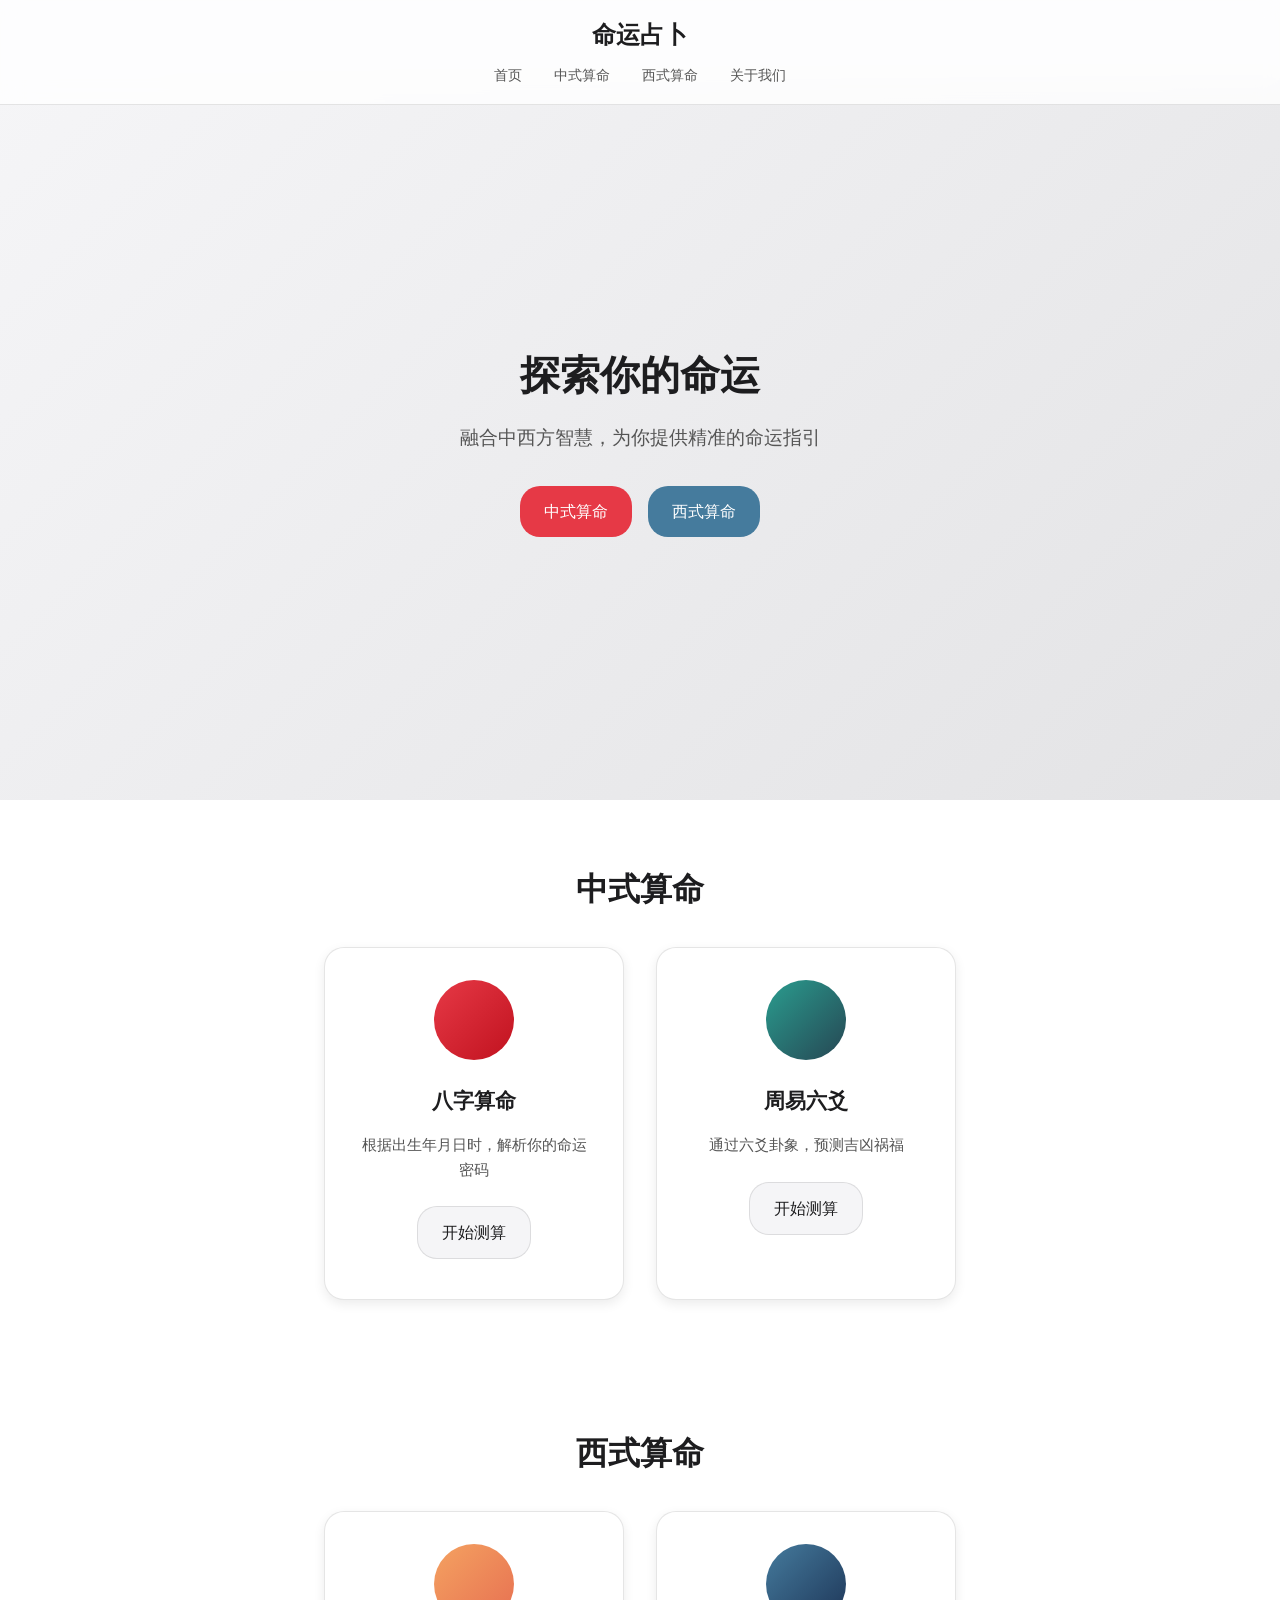
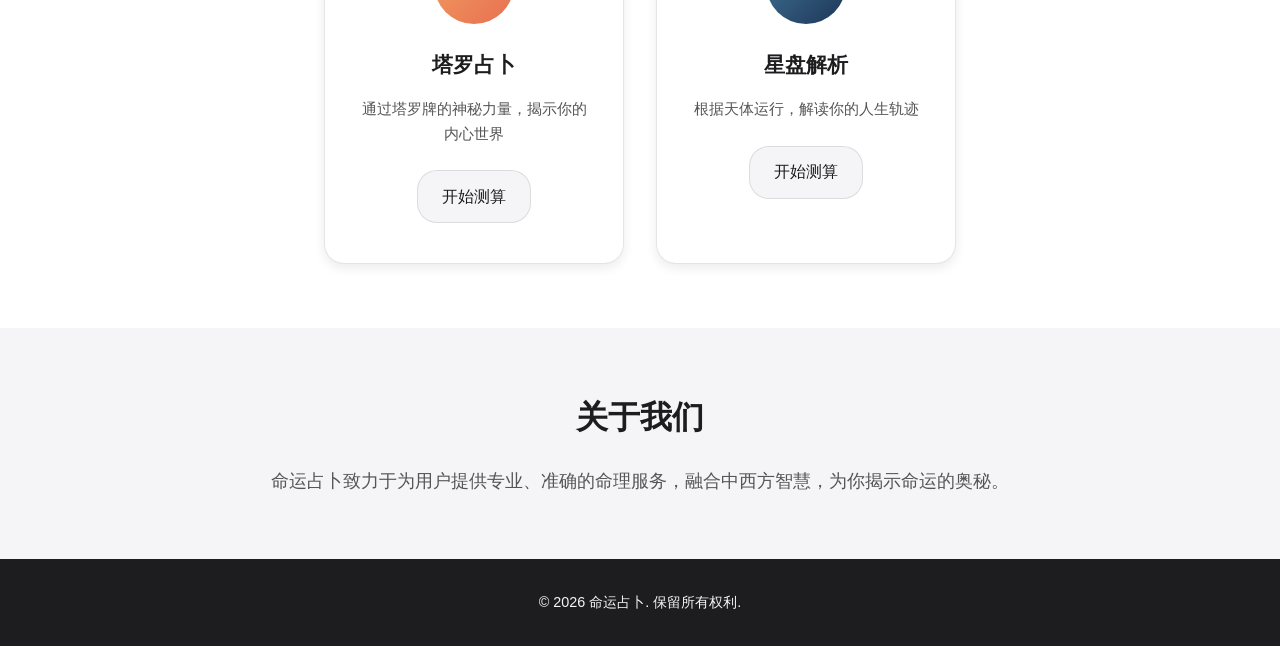
<file: index.html>
<!DOCTYPE html>
<html lang="zh-CN">
<head>
    <meta charset="UTF-8">
    <meta name="viewport" content="width=device-width, initial-scale=1.0">
    <title>命运占卜 - 中西方算命服务</title>
    <link rel="stylesheet" href="styles.css">
</head>
<body>
    <header>
        <h1>命运占卜</h1>
        <nav>
            <ul>
                <li><a href="#home">首页</a></li>
                <li><a href="#chinese">中式算命</a></li>
                <li><a href="#western">西式算命</a></li>
                <li><a href="#about">关于我们</a></li>
            </ul>
        </nav>
    </header>

    <main>
        <section id="home" class="hero">
            <div class="hero-content">
                <h2>探索你的命运</h2>
                <p>融合中西方智慧，为你提供精准的命运指引</p>
                <div class="cta-buttons">
                    <a href="#chinese" class="btn chinese-btn">中式算命</a>
                    <a href="#western" class="btn western-btn">西式算命</a>
                </div>
            </div>
        </section>

        <section id="chinese" class="category-section">
            <h2>中式算命</h2>
            <div class="card-container">
                <div class="card">
                    <div class="card-icon bazi"></div>
                    <h3>八字算命</h3>
                    <p>根据出生年月日时，解析你的命运密码</p>
                    <a href="#" class="btn">开始测算</a>
                </div>
                <div class="card">
                    <div class="card-icon liuyao"></div>
                    <h3>周易六爻</h3>
                    <p>通过六爻卦象，预测吉凶祸福</p>
                    <a href="#" class="btn">开始测算</a>
                </div>
            </div>
        </section>

        <section id="western" class="category-section">
            <h2>西式算命</h2>
            <div class="card-container">
                <div class="card">
                    <div class="card-icon tarot"></div>
                    <h3>塔罗占卜</h3>
                    <p>通过塔罗牌的神秘力量，揭示你的内心世界</p>
                    <a href="#" class="btn">开始测算</a>
                </div>
                <div class="card">
                    <div class="card-icon astro"></div>
                    <h3>星盘解析</h3>
                    <p>根据天体运行，解读你的人生轨迹</p>
                    <a href="#" class="btn">开始测算</a>
                </div>
            </div>
        </section>

        <section id="about" class="about-section">
            <h2>关于我们</h2>
            <p>命运占卜致力于为用户提供专业、准确的命理服务，融合中西方智慧，为你揭示命运的奥秘。</p>
        </section>
    </main>

    <footer>
        <p>&copy; 2026 命运占卜. 保留所有权利.</p>
    </footer>

    <!-- 八字算命模态框 -->
    <div id="bazi-modal" class="modal">
        <div class="modal-content">
            <span class="close">&times;</span>
            <h3>八字算命</h3>
            <form id="bazi-form">
                <div class="form-group">
                    <label for="bazi-year">出生年份</label>
                    <input type="number" id="bazi-year" placeholder="例如：1990" required>
                </div>
                <div class="form-group">
                    <label for="bazi-month">出生月份</label>
                    <input type="number" id="bazi-month" placeholder="1-12" required>
                </div>
                <div class="form-group">
                    <label for="bazi-day">出生日期</label>
                    <input type="number" id="bazi-day" placeholder="1-31" required>
                </div>
                <div class="form-group">
                    <label for="bazi-hour">出生时辰</label>
                    <select id="bazi-hour" required>
                        <option value="">请选择时辰</option>
                        <option value="23-1">子时 (23:00-01:00)</option>
                        <option value="1-3">丑时 (01:00-03:00)</option>
                        <option value="3-5">寅时 (03:00-05:00)</option>
                        <option value="5-7">卯时 (05:00-07:00)</option>
                        <option value="7-9">辰时 (07:00-09:00)</option>
                        <option value="9-11">巳时 (09:00-11:00)</option>
                        <option value="11-13">午时 (11:00-13:00)</option>
                        <option value="13-15">未时 (13:00-15:00)</option>
                        <option value="15-17">申时 (15:00-17:00)</option>
                        <option value="17-19">酉时 (17:00-19:00)</option>
                        <option value="19-21">戌时 (19:00-21:00)</option>
                        <option value="21-23">亥时 (21:00-23:00)</option>
                    </select>
                </div>
                <div class="form-group">
                    <label for="bazi-gender">性别</label>
                    <select id="bazi-gender" required>
                        <option value="">请选择性别</option>
                        <option value="male">男</option>
                        <option value="female">女</option>
                    </select>
                </div>
                <button type="submit" class="btn chinese-btn">开始测算</button>
            </form>
            <div id="bazi-result" class="result"></div>
        </div>
    </div>

    <!-- 周易六爻模态框 -->
    <div id="liuyao-modal" class="modal">
        <div class="modal-content">
            <span class="close">&times;</span>
            <h3>周易六爻</h3>
            <form id="liuyao-form">
                <div class="form-group">
                    <label for="liuyao-question">您的问题</label>
                    <input type="text" id="liuyao-question" placeholder="请输入您想咨询的问题" required>
                </div>
                <div class="form-group">
                    <label for="liuyao-gender">性别</label>
                    <select id="liuyao-gender" required>
                        <option value="">请选择性别</option>
                        <option value="male">男</option>
                        <option value="female">女</option>
                    </select>
                </div>
                <div class="form-group">
                    <label for="liuyao-date">测算日期</label>
                    <input type="date" id="liuyao-date" required>
                </div>
                <button type="submit" class="btn chinese-btn">开始测算</button>
            </form>
            <div id="liuyao-result" class="result"></div>
        </div>
    </div>

    <!-- 塔罗占卜模态框 -->
    <div id="tarot-modal" class="modal">
        <div class="modal-content">
            <span class="close">&times;</span>
            <h3>塔罗占卜</h3>
            <form id="tarot-form">
                <div class="form-group">
                    <label for="tarot-question">您的问题</label>
                    <input type="text" id="tarot-question" placeholder="请输入您想咨询的问题" required>
                </div>
                <div class="form-group">
                    <label for="tarot-spread">牌阵选择</label>
                    <select id="tarot-spread" required>
                        <option value="">请选择牌阵</option>
                        <option value="three">三牌阵</option>
                        <option value="celtic">凯尔特十字</option>
                        <option value="relationship">关系牌阵</option>
                    </select>
                </div>
                <div class="form-group">
                    <label for="tarot-gender">性别</label>
                    <select id="tarot-gender" required>
                        <option value="">请选择性别</option>
                        <option value="male">男</option>
                        <option value="female">女</option>
                    </select>
                </div>
                <button type="submit" class="btn western-btn">开始测算</button>
            </form>
            <div id="tarot-result" class="result"></div>
        </div>
    </div>

    <!-- 星盘解析模态框 -->
    <div id="astro-modal" class="modal">
        <div class="modal-content">
            <span class="close">&times;</span>
            <h3>星盘解析</h3>
            <form id="astro-form">
                <div class="form-group">
                    <label for="astro-year">出生年份</label>
                    <input type="number" id="astro-year" placeholder="例如：1990" required>
                </div>
                <div class="form-group">
                    <label for="astro-month">出生月份</label>
                    <input type="number" id="astro-month" placeholder="1-12" required>
                </div>
                <div class="form-group">
                    <label for="astro-day">出生日期</label>
                    <input type="number" id="astro-day" placeholder="1-31" required>
                </div>
                <div class="form-group">
                    <label for="astro-hour">出生时间</label>
                    <input type="time" id="astro-hour" required>
                </div>
                <div class="form-group">
                    <label for="astro-location">出生地点</label>
                    <input type="text" id="astro-location" placeholder="例如：北京" required>
                </div>
                <button type="submit" class="btn western-btn">开始测算</button>
            </form>
            <div id="astro-result" class="result"></div>
        </div>
    </div>

    <script src="script.js"></script>
</body>
</html>
</file>
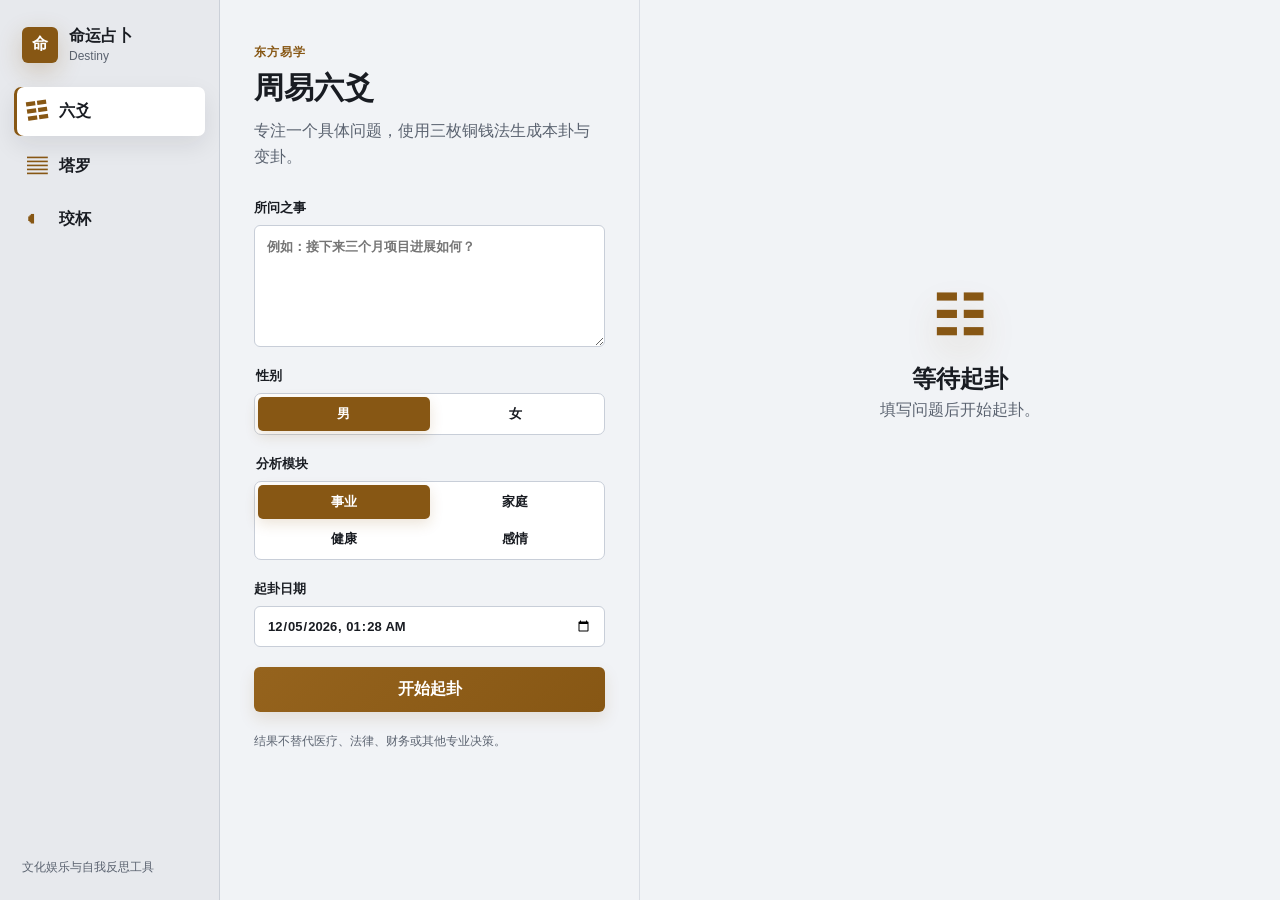
<file: platforms/web/index.html>
<!doctype html>
<html lang="zh-CN">
<head>
  <meta charset="utf-8">
  <meta name="viewport" content="width=device-width, initial-scale=1, viewport-fit=cover">
  <meta name="theme-color" content="#f1f3f6">
  <title>命运占卜</title>
  <link rel="stylesheet" href="css/style.css?v=20260618-4">
</head>
<body>
  <div class="app-shell">
    <aside class="sidebar">
      <div class="brand">
        <span class="brand-mark">命</span>
        <div><strong>命运占卜</strong><small>Destiny</small></div>
      </div>
      <nav class="nav" aria-label="功能导航">
        <button class="nav-item active" data-view="liuyao"><span>☷</span>六爻</button>
        <button class="nav-item" data-view="tarot"><span>▤</span>塔罗</button>
        <button class="nav-item" data-view="jiaobei"><span>◖</span>珓杯</button>
      </nav>
      <p class="sidebar-note">文化娱乐与自我反思工具</p>
    </aside>

    <main class="workspace">
      <section id="liuyao-view" class="tool-view active">
        <div class="input-pane">
          <header class="tool-header">
            <p class="eyebrow">东方易学</p>
            <h1>周易六爻</h1>
            <p>专注一个具体问题，使用三枚铜钱法生成本卦与变卦。</p>
          </header>
          <form id="liuyao-form" class="tool-form">
            <label>所问之事
              <textarea name="question" rows="5" maxlength="160" placeholder="例如：接下来三个月项目进展如何？" required></textarea>
            </label>
            <fieldset><legend>性别</legend>
              <div class="segments">
                <label><input type="radio" name="gender" value="男" checked><span>男</span></label>
                <label><input type="radio" name="gender" value="女"><span>女</span></label>
              </div>
            </fieldset>
            <fieldset><legend>分析模块</legend>
              <div class="segments topic-segments">
                <label><input type="radio" name="topic" value="事业" checked><span>事业</span></label>
                <label><input type="radio" name="topic" value="家庭"><span>家庭</span></label>
                <label><input type="radio" name="topic" value="健康"><span>健康</span></label>
                <label><input type="radio" name="topic" value="感情"><span>感情</span></label>
              </div>
            </fieldset>
            <label>起卦日期<input type="datetime-local" name="date" required></label>
            <button class="primary-button" type="submit">开始起卦</button>
          </form>
          <p class="disclaimer">结果不替代医疗、法律、财务或其他专业决策。</p>
        </div>
        <div id="liuyao-result" class="result-pane" aria-live="polite">
          <div class="empty-state"><span>☷</span><h2>等待起卦</h2><p>填写问题后开始起卦。</p></div>
        </div>
      </section>

      <section id="tarot-view" class="tool-view">
        <div class="input-pane">
          <header class="tool-header">
            <p class="eyebrow">Rider-Waite-Smith</p>
            <h1>塔罗占卜</h1>
            <p>选择牌阵，从完整的 78 张经典牌组中抽牌。</p>
          </header>
          <form id="tarot-form" class="tool-form">
            <label>想要厘清的问题
              <textarea name="question" rows="5" maxlength="160" placeholder="例如：我该如何推进目前的项目？" required></textarea>
            </label>
            <label>牌阵
              <select name="spread">
                <option>三牌阵</option><option>关系牌阵</option><option>凯尔特十字</option>
              </select>
            </label>
            <fieldset><legend>性别</legend>
              <div class="segments">
                <label><input type="radio" name="gender" value="男" checked><span>男</span></label>
                <label><input type="radio" name="gender" value="女"><span>女</span></label>
              </div>
            </fieldset>
            <button class="primary-button" type="submit">洗牌并抽牌</button>
          </form>
          <p class="disclaimer">牌面来自 1909 年公版 Rider-Waite-Smith 牌组。</p>
        </div>
        <div id="tarot-result" class="result-pane" aria-live="polite">
          <div class="empty-state"><span>▤</span><h2>等待抽牌</h2><p>选择牌阵并写下问题。</p></div>
        </div>
      </section>

      <section id="jiaobei-view" class="tool-view">
        <div class="input-pane">
          <header class="tool-header">
            <p class="eyebrow">民俗请示</p>
            <h1>珓杯</h1>
            <p>先掷杯确认请示对象是否在座，得圣杯后才能问具体事情。</p>
          </header>
          <form id="jiaobei-form" class="tool-form">
            <div class="jiaobei-step"><span>1</span><strong>先问谁</strong></div>
            <label>请示对象
              <input name="invitee" maxlength="40" placeholder="例如：妈祖、关圣帝君、土地公" required>
            </label>
            <button id="jiaobei-presence" class="primary-button" type="button">掷杯请示是否在座</button>
            <div id="jiaobei-presence-result" class="presence-result" hidden></div>
            <div id="jiaobei-presence-confirmed" class="presence-confirmed" hidden>✓ 已得圣杯，可以具体问事</div>
            <div class="jiaobei-step locked" id="jiaobei-question-step"><span>2</span><strong>再问具体事情</strong></div>
            <label>所问之事
              <textarea name="question" rows="5" maxlength="160" placeholder="例如：我现在是否适合推进这件事？" required disabled></textarea>
            </label>
            <button class="primary-button" type="submit" disabled>请示具体事项</button>
            <button id="jiaobei-reset" class="secondary-button" type="button">重新请示</button>
          </form>
          <div class="jiaobei-legend">
            <p><strong>圣杯</strong>一阴一阳·允可</p>
            <p><strong>笑杯</strong>双阳·问法或时机未定</p>
            <p><strong>阴杯</strong>双阴·暂不允可</p>
          </div>
          <p class="disclaimer">民俗文化体验，不替代专业决策。</p>
        </div>
        <div id="jiaobei-result" class="result-pane" aria-live="polite">
          <div class="empty-state"><span>◖</span><h2>第一步：先问谁</h2><p>填写请示对象，确认是否在座。</p></div>
        </div>
      </section>
    </main>
  </div>
  <script src="js/shared-core-loader.js?v=20260618-4"></script>
  <script src="js/shared-core-browser.js?v=20260621-1"></script>
  <script src="js/app.js?v=20260618-4"></script>
</body>
</html>
</file>
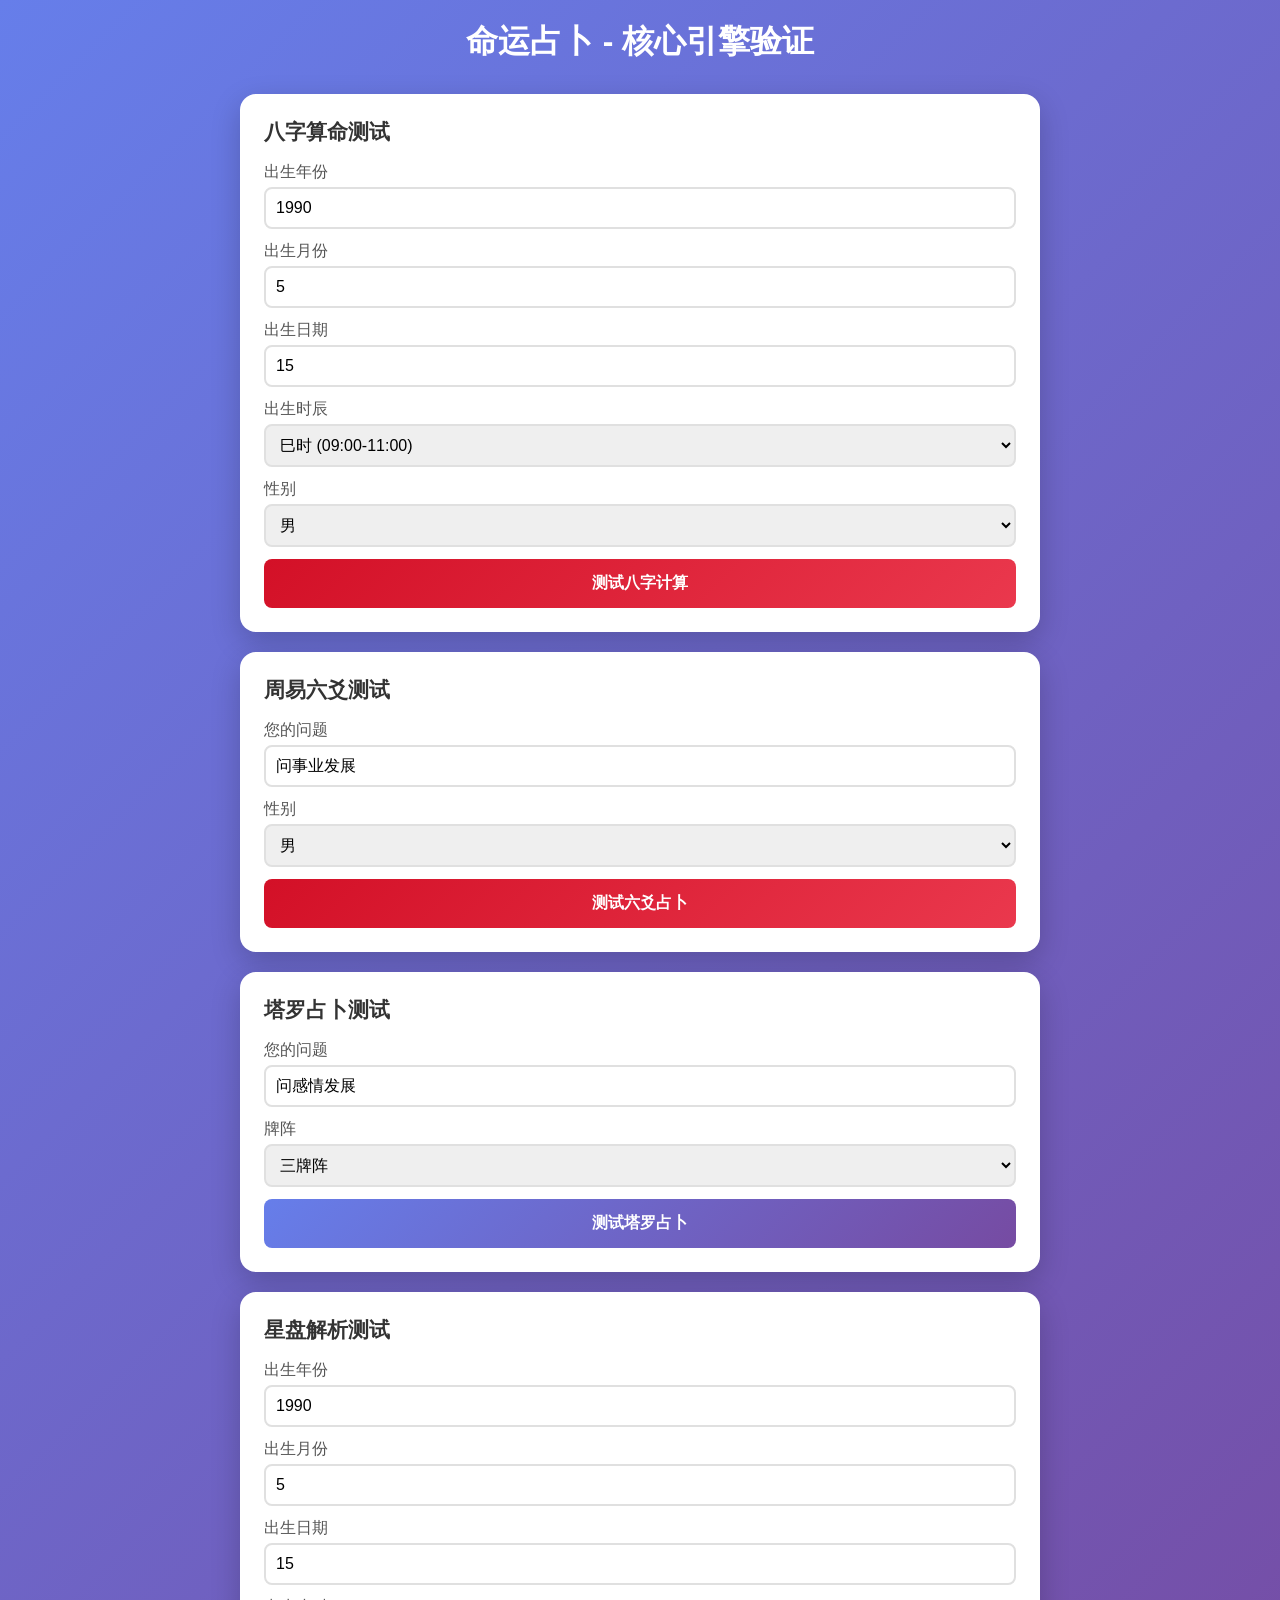
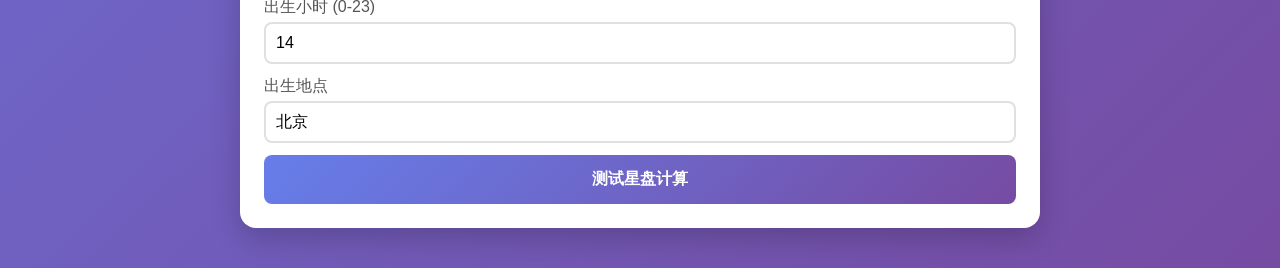
<file: test.html>
<!DOCTYPE html>
<html lang="zh-CN">
<head>
    <meta charset="UTF-8">
    <meta name="viewport" content="width=device-width, initial-scale=1.0">
    <title>命运占卜 - 验证测试</title>
    <style>
        * { margin: 0; padding: 0; box-sizing: border-box; }
        body {
            font-family: -apple-system, BlinkMacSystemFont, 'Segoe UI', Roboto, sans-serif;
            background: linear-gradient(135deg, #667eea 0%, #764ba2 100%);
            min-height: 100vh;
            padding: 20px;
        }
        .container {
            max-width: 800px;
            margin: 0 auto;
        }
        h1 {
            text-align: center;
            color: white;
            margin-bottom: 30px;
            font-size: 2em;
        }
        .card {
            background: white;
            border-radius: 16px;
            padding: 24px;
            margin-bottom: 20px;
            box-shadow: 0 10px 30px rgba(0,0,0,0.2);
        }
        .card h2 {
            color: #333;
            margin-bottom: 16px;
            font-size: 1.3em;
        }
        .form-group {
            margin-bottom: 12px;
        }
        .form-group label {
            display: block;
            margin-bottom: 4px;
            color: #555;
            font-weight: 500;
        }
        .form-group input, .form-group select {
            width: 100%;
            padding: 10px;
            border: 2px solid #e0e0e0;
            border-radius: 8px;
            font-size: 16px;
            transition: border-color 0.3s;
        }
        .form-group input:focus, .form-group select:focus {
            outline: none;
            border-color: #667eea;
        }
        .btn {
            width: 100%;
            padding: 14px;
            border: none;
            border-radius: 8px;
            font-size: 16px;
            font-weight: 600;
            cursor: pointer;
            transition: transform 0.2s, box-shadow 0.2s;
        }
        .btn:hover {
            transform: translateY(-2px);
            box-shadow: 0 5px 15px rgba(0,0,0,0.2);
        }
        .btn-primary {
            background: linear-gradient(135deg, #667eea 0%, #764ba2 100%);
            color: white;
        }
        .btn-chinese {
            background: linear-gradient(135deg, #d31027 0%, #ea384d 100%);
            color: white;
        }
        .result {
            margin-top: 20px;
            padding: 16px;
            background: #f8f9fa;
            border-radius: 8px;
            border-left: 4px solid #667eea;
        }
        .result h3 {
            color: #333;
            margin-bottom: 10px;
        }
        .result p {
            color: #555;
            line-height: 1.6;
            margin-bottom: 8px;
        }
        .result .label {
            font-weight: 600;
            color: #333;
        }
        .error {
            color: #d31027;
            margin-top: 10px;
            padding: 10px;
            background: #ffe6e6;
            border-radius: 8px;
        }
        .success {
            color: #27ae60;
            margin-top: 10px;
            padding: 10px;
            background: #e8f8f0;
            border-radius: 8px;
        }
    </style>
</head>
<body>
    <div class="container">
        <h1>命运占卜 - 核心引擎验证</h1>

        <!-- 八字算命测试 -->
        <div class="card">
            <h2>八字算命测试</h2>
            <div class="form-group">
                <label>出生年份</label>
                <input type="number" id="bazi-year" placeholder="例如：1990" value="1990">
            </div>
            <div class="form-group">
                <label>出生月份</label>
                <input type="number" id="bazi-month" placeholder="1-12" value="5">
            </div>
            <div class="form-group">
                <label>出生日期</label>
                <input type="number" id="bazi-day" placeholder="1-31" value="15">
            </div>
            <div class="form-group">
                <label>出生时辰</label>
                <select id="bazi-hour">
                    <option value="0">子时 (23:00-01:00)</option>
                    <option value="1">丑时 (01:00-03:00)</option>
                    <option value="2">寅时 (03:00-05:00)</option>
                    <option value="3">卯时 (05:00-07:00)</option>
                    <option value="4">辰时 (07:00-09:00)</option>
                    <option value="5" selected>巳时 (09:00-11:00)</option>
                    <option value="6">午时 (11:00-13:00)</option>
                    <option value="7">未时 (13:00-15:00)</option>
                    <option value="8">申时 (15:00-17:00)</option>
                    <option value="9">酉时 (17:00-19:00)</option>
                    <option value="10">戌时 (19:00-21:00)</option>
                    <option value="11">亥时 (21:00-23:00)</option>
                </select>
            </div>
            <div class="form-group">
                <label>性别</label>
                <select id="bazi-gender">
                    <option value="男" selected>男</option>
                    <option value="女">女</option>
                </select>
            </div>
            <button class="btn btn-chinese" onclick="testBazi()">测试八字计算</button>
            <div id="bazi-result"></div>
        </div>

        <!-- 六爻测试 -->
        <div class="card">
            <h2>周易六爻测试</h2>
            <div class="form-group">
                <label>您的问题</label>
                <input type="text" id="liuyao-question" placeholder="请输入您想咨询的问题" value="问事业发展">
            </div>
            <div class="form-group">
                <label>性别</label>
                <select id="liuyao-gender">
                    <option value="男" selected>男</option>
                    <option value="女">女</option>
                </select>
            </div>
            <button class="btn btn-chinese" onclick="testLiuyao()">测试六爻占卜</button>
            <div id="liuyao-result"></div>
        </div>

        <!-- 塔罗测试 -->
        <div class="card">
            <h2>塔罗占卜测试</h2>
            <div class="form-group">
                <label>您的问题</label>
                <input type="text" id="tarot-question" placeholder="请输入您想咨询的问题" value="问感情发展">
            </div>
            <div class="form-group">
                <label>牌阵</label>
                <select id="tarot-spread">
                    <option value="三牌阵" selected>三牌阵</option>
                    <option value="凯尔特十字">凯尔特十字</option>
                    <option value="关系牌阵">关系牌阵</option>
                </select>
            </div>
            <button class="btn btn-primary" onclick="testTarot()">测试塔罗占卜</button>
            <div id="tarot-result"></div>
        </div>

        <!-- 星盘测试 -->
        <div class="card">
            <h2>星盘解析测试</h2>
            <div class="form-group">
                <label>出生年份</label>
                <input type="number" id="astro-year" placeholder="例如：1990" value="1990">
            </div>
            <div class="form-group">
                <label>出生月份</label>
                <input type="number" id="astro-month" placeholder="1-12" value="5">
            </div>
            <div class="form-group">
                <label>出生日期</label>
                <input type="number" id="astro-day" placeholder="1-31" value="15">
            </div>
            <div class="form-group">
                <label>出生小时 (0-23)</label>
                <input type="number" id="astro-hour" placeholder="0-23" value="14">
            </div>
            <div class="form-group">
                <label>出生地点</label>
                <input type="text" id="astro-location" placeholder="例如：北京" value="北京">
            </div>
            <button class="btn btn-primary" onclick="testAstro()">测试星盘计算</button>
            <div id="astro-result"></div>
        </div>
    </div>

    <script>
        // 数据层数据（内联版本，用于HTML测试）
        const TIAN_GAN = ['甲', '乙', '丙', '丁', '戊', '己', '庚', '辛', '壬', '癸'];
        const DI_ZHI = ['子', '丑', '寅', '卯', '辰', '巳', '午', '未', '申', '酉', '戌', '亥'];
        const TIAN_GAN_WUXING = { '甲': '木', '乙': '木', '丙': '火', '丁': '火', '戊': '土', '己': '土', '庚': '金', '辛': '金', '壬': '水', '癸': '水' };
        const DI_ZHI_WUXING = { '子': '水', '丑': '土', '寅': '木', '卯': '木', '辰': '土', '巳': '火', '午': '火', '未': '土', '申': '金', '酉': '金', '戌': '土', '亥': '水' };
        const SHI_CHEN = [
            { name: '子时', time: '23:00-01:00', diZhi: '子' }, { name: '丑时', time: '01:00-03:00', diZhi: '丑' },
            { name: '寅时', time: '03:00-05:00', diZhi: '寅' }, { name: '卯时', time: '05:00-07:00', diZhi: '卯' },
            { name: '辰时', time: '07:00-09:00', diZhi: '辰' }, { name: '巳时', time: '09:00-11:00', diZhi: '巳' },
            { name: '午时', time: '11:00-13:00', diZhi: '午' }, { name: '未时', time: '13:00-15:00', diZhi: '未' },
            { name: '申时', time: '15:00-17:00', diZhi: '申' }, { name: '酉时', time: '17:00-19:00', diZhi: '酉' },
            { name: '戌时', time: '19:00-21:00', diZhi: '戌' }, { name: '亥时', time: '21:00-23:00', diZhi: '亥' }
        ];
        const MONTH_GAN_TABLE = { '甲': 2, '己': 2, '乙': 4, '庚': 4, '丙': 6, '辛': 6, '丁': 8, '壬': 8, '戊': 0, '癸': 0 };
        const HOUR_GAN_TABLE = { '甲': 0, '己': 0, '乙': 2, '庚': 2, '丙': 4, '辛': 4, '丁': 6, '壬': 6, '戊': 8, '癸': 8 };

        // 核心层 - 八字引擎
        const BaziEngine = {
            calcYearPillar(year) {
                const ganIndex = (year - 1900 + 6) % 10;
                const zhiIndex = (year - 1900 + 0) % 12;
                const gan = TIAN_GAN[ganIndex];
                const zhi = DI_ZHI[zhiIndex];
                return { gan, zhi, ganWuxing: TIAN_GAN_WUXING[gan], zhiWuxing: DI_ZHI_WUXING[zhi] };
            },
            calcMonthPillar(year, month) {
                const yearPillar = this.calcYearPillar(year);
                const monthGanStart = MONTH_GAN_TABLE[yearPillar.gan];
                const monthGanIndex = (monthGanStart + month - 1) % 10;
                const monthZhiIndex = (month + 1) % 12;
                const gan = TIAN_GAN[monthGanIndex];
                const zhi = DI_ZHI[monthZhiIndex];
                return { gan, zhi, ganWuxing: TIAN_GAN_WUXING[gan], zhiWuxing: DI_ZHI_WUXING[zhi] };
            },
            calcDayPillar(year, month, day) {
                const baseDate = new Date(1900, 0, 31);
                const targetDate = new Date(year, month - 1, day);
                const diffDays = Math.floor((targetDate - baseDate) / (1000 * 60 * 60 * 24));
                const ganIndex = ((diffDays % 10) + 10) % 10;
                const zhiIndex = ((diffDays % 12) + 12) % 12;
                const gan = TIAN_GAN[ganIndex];
                const zhi = DI_ZHI[zhiIndex];
                return { gan, zhi, ganWuxing: TIAN_GAN_WUXING[gan], zhiWuxing: DI_ZHI_WUXING[zhi] };
            },
            calcHourPillar(dayPillar, hourIndex) {
                const hourGanStart = HOUR_GAN_TABLE[dayPillar.gan];
                const hourGanIndex = (hourGanStart + hourIndex) % 10;
                const zhi = DI_ZHI[hourIndex];
                const gan = TIAN_GAN[hourGanIndex];
                return { gan, zhi, ganWuxing: TIAN_GAN_WUXING[gan], zhiWuxing: DI_ZHI_WUXING[zhi] };
            },
            generateReport(year, month, day, hourIndex, gender) {
                const yearPillar = this.calcYearPillar(year);
                const monthPillar = this.calcMonthPillar(year, month);
                const dayPillar = this.calcDayPillar(year, month, day);
                const hourPillar = this.calcHourPillar(dayPillar, hourIndex);
                const bazi = `${yearPillar.gan}${yearPillar.zhi} ${monthPillar.gan}${monthPillar.zhi} ${dayPillar.gan}${dayPillar.zhi} ${hourPillar.gan}${hourPillar.zhi}`;
                
                return {
                    birthInfo: `${year}年${month}月${day}日 ${SHI_CHEN[hourIndex].name}`,
                    gender, bazi,
                    yearPillar: `${yearPillar.gan}${yearPillar.zhi}`,
                    monthPillar: `${monthPillar.gan}${monthPillar.zhi}`,
                    dayPillar: `${dayPillar.gan}${dayPillar.zhi}`,
                    hourPillar: `${hourPillar.gan}${hourPillar.zhi}`,
                    analysis: '您的八字显示为人聪明伶俐，做事有计划，财运较好。',
                    suggestion: '保持乐观心态，多与他人交流，抓住机会发展事业。'
                };
            }
        };

        // 核心层 - 六爻引擎
        const LiuyaoEngine = {
            divinate(question, gender, date) {
                const guaNames = ['乾卦', '坤卦', '屯卦', '蒙卦', '需卦', '讼卦', '师卦', '比卦', '小畜卦', '履卦',
                    '泰卦', '否卦', '同人卦', '大有卦', '谦卦', '豫卦', '随卦', '蛊卦', '临卦', '观卦',
                    '噬嗑卦', '贲卦', '剥卦', '复卦', '无妄卦', '大畜卦', '颐卦', '大过卦', '坎卦', '离卦',
                    '咸卦', '恒卦', '遁卦', '大壮卦', '晋卦', '明夷卦', '家人卦', '睽卦', '蹇卦', '解卦',
                    '损卦', '益卦', '夬卦', '姤卦', '萃卦', '升卦', '困卦', '井卦', '革卦', '鼎卦',
                    '震卦', '艮卦', '渐卦', '归妹卦', '丰卦', '旅卦', '巽卦', '兑卦', '涣卦', '节卦',
                    '中孚卦', '小过卦', '既济卦', '未济卦'];
                const randomGua = guaNames[Math.floor(Math.random() * guaNames.length)];
                const fortunes = ['大吉', '吉', '中平', '小吉', '小凶', '凶'];
                const fortune = fortunes[Math.floor(Math.random() * fortunes.length)];
                
                return {
                    question, gender, date,
                    hexagram: randomGua,
                    fortune,
                    analysis: `${randomGua}象征天，刚健中正，您的问题将会得到积极的解决。`,
                    suggestion: '勇往直前，积极行动，抓住机会，成功在望。'
                };
            }
        };

        // 核心层 - 塔罗引擎
        const TarotEngine = {
            divinate(question, spread, gender) {
                const majorArcana = ['愚者', '魔术师', '女祭司', '皇后', '皇帝', '教皇', '恋人', '战车', '力量', '隐者',
                    '命运之轮', '正义', '倒吊人', '死神', '节制', '恶魔', '塔', '星星', '月亮', '太阳', '审判', '世界'];
                
                const cardCount = spread === '三牌阵' ? 3 : (spread === '凯尔特十字' ? 10 : 5);
                const cards = [];
                for (let i = 0; i < cardCount; i++) {
                    cards.push(majorArcana[Math.floor(Math.random() * majorArcana.length)]);
                }
                
                return {
                    question, spread, gender,
                    cards: cards.join('、'),
                    analysis: '塔罗牌揭示了您内心深处的能量和潜力。',
                    suggestion: '相信自己的能力，保持平衡的心态，勇敢地追求您的梦想。'
                };
            }
        };

        // 核心层 - 星盘引擎
        const AstroEngine = {
            calcSunSign(month, day) {
                const signs = ['白羊座', '金牛座', '双子座', '巨蟹座', '狮子座', '处女座', '天秤座', '天蝎座', '射手座', '摩羯座', '水瓶座', '双鱼座'];
                const days = [21, 20, 21, 22, 23, 23, 23, 24, 23, 22, 20, 19];
                let index = month - 1;
                if (day < days[index]) {
                    index = (index - 1 + 12) % 12;
                }
                return signs[index];
            },
            generateReport(year, month, day, hour, location) {
                const sunSign = this.calcSunSign(month, day);
                const moonSigns = ['白羊座', '金牛座', '双子座', '巨蟹座', '狮子座', '处女座', '天秤座', '天蝎座', '射手座', '摩羯座', '水瓶座', '双鱼座'];
                const moonSign = moonSigns[(year + month + day + hour) % 12];
                const ascendants = ['白羊座', '金牛座', '双子座', '巨蟹座', '狮子座', '处女座', '天秤座', '天蝎座', '射手座', '摩羯座', '水瓶座', '双鱼座'];
                const ascendant = ascendants[(year + month + day + hour + location.length) % 12];
                
                return {
                    birthInfo: `${year}年${month}月${day}日 ${hour}:00 ${location}`,
                    sunSign, moonSign, ascendant,
                    analysis: `您具有${sunSign}的活力和领导力，月亮${moonSign}赋予您深刻的情感，上升${ascendant}让您充满自信。`,
                    suggestion: '发挥您的领导才能，保持积极的心态面对挑战。'
                };
            }
        };

        // 测试函数
        function testBazi() {
            try {
                const year = parseInt(document.getElementById('bazi-year').value);
                const month = parseInt(document.getElementById('bazi-month').value);
                const day = parseInt(document.getElementById('bazi-day').value);
                const hour = parseInt(document.getElementById('bazi-hour').value);
                const gender = document.getElementById('bazi-gender').value;
                
                const result = BaziEngine.generateReport(year, month, day, hour, gender);
                
                document.getElementById('bazi-result').innerHTML = `
                    <div class="result">
                        <h3>八字计算结果</h3>
                        <p><span class="label">出生信息：</span>${result.birthInfo}</p>
                        <p><span class="label">八字：</span>${result.bazi}</p>
                        <p><span class="label">年柱：</span>${result.yearPillar}</p>
                        <p><span class="label">月柱：</span>${result.monthPillar}</p>
                        <p><span class="label">日柱：</span>${result.dayPillar}</p>
                        <p><span class="label">时柱：</span>${result.hourPillar}</p>
                        <p><span class="label">分析：</span>${result.analysis}</p>
                        <p><span class="label">建议：</span>${result.suggestion}</p>
                    </div>
                `;
            } catch (e) {
                document.getElementById('bazi-result').innerHTML = `<div class="error">错误：${e.message}</div>`;
            }
        }

        function testLiuyao() {
            try {
                const question = document.getElementById('liuyao-question').value;
                const gender = document.getElementById('liuyao-gender').value;
                const date = new Date().toISOString().split('T')[0];
                
                const result = LiuyaoEngine.divinate(question, gender, date);
                
                document.getElementById('liuyao-result').innerHTML = `
                    <div class="result">
                        <h3>六爻占卜结果</h3>
                        <p><span class="label">问题：</span>${result.question}</p>
                        <p><span class="label">卦象：</span>${result.hexagram}</p>
                        <p><span class="label">吉凶：</span>${result.fortune}</p>
                        <p><span class="label">解读：</span>${result.analysis}</p>
                        <p><span class="label">建议：</span>${result.suggestion}</p>
                    </div>
                `;
            } catch (e) {
                document.getElementById('liuyao-result').innerHTML = `<div class="error">错误：${e.message}</div>`;
            }
        }

        function testTarot() {
            try {
                const question = document.getElementById('tarot-question').value;
                const spread = document.getElementById('tarot-spread').value;
                const gender = '女';
                
                const result = TarotEngine.divinate(question, spread, gender);
                
                document.getElementById('tarot-result').innerHTML = `
                    <div class="result">
                        <h3>塔罗占卜结果</h3>
                        <p><span class="label">问题：</span>${result.question}</p>
                        <p><span class="label">牌阵：</span>${result.spread}</p>
                        <p><span class="label">牌面：</span>${result.cards}</p>
                        <p><span class="label">解读：</span>${result.analysis}</p>
                        <p><span class="label">建议：</span>${result.suggestion}</p>
                    </div>
                `;
            } catch (e) {
                document.getElementById('tarot-result').innerHTML = `<div class="error">错误：${e.message}</div>`;
            }
        }

        function testAstro() {
            try {
                const year = parseInt(document.getElementById('astro-year').value);
                const month = parseInt(document.getElementById('astro-month').value);
                const day = parseInt(document.getElementById('astro-day').value);
                const hour = parseInt(document.getElementById('astro-hour').value);
                const location = document.getElementById('astro-location').value;
                
                const result = AstroEngine.generateReport(year, month, day, hour, location);
                
                document.getElementById('astro-result').innerHTML = `
                    <div class="result">
                        <h3>星盘解析结果</h3>
                        <p><span class="label">出生信息：</span>${result.birthInfo}</p>
                        <p><span class="label">太阳星座：</span>${result.sunSign}</p>
                        <p><span class="label">月亮星座：</span>${result.moonSign}</p>
                        <p><span class="label">上升星座：</span>${result.ascendant}</p>
                        <p><span class="label">解读：</span>${result.analysis}</p>
                        <p><span class="label">建议：</span>${result.suggestion}</p>
                    </div>
                `;
            } catch (e) {
                document.getElementById('astro-result').innerHTML = `<div class="error">错误：${e.message}</div>`;
            }
        }
    </script>
</body>
</html>
</file>
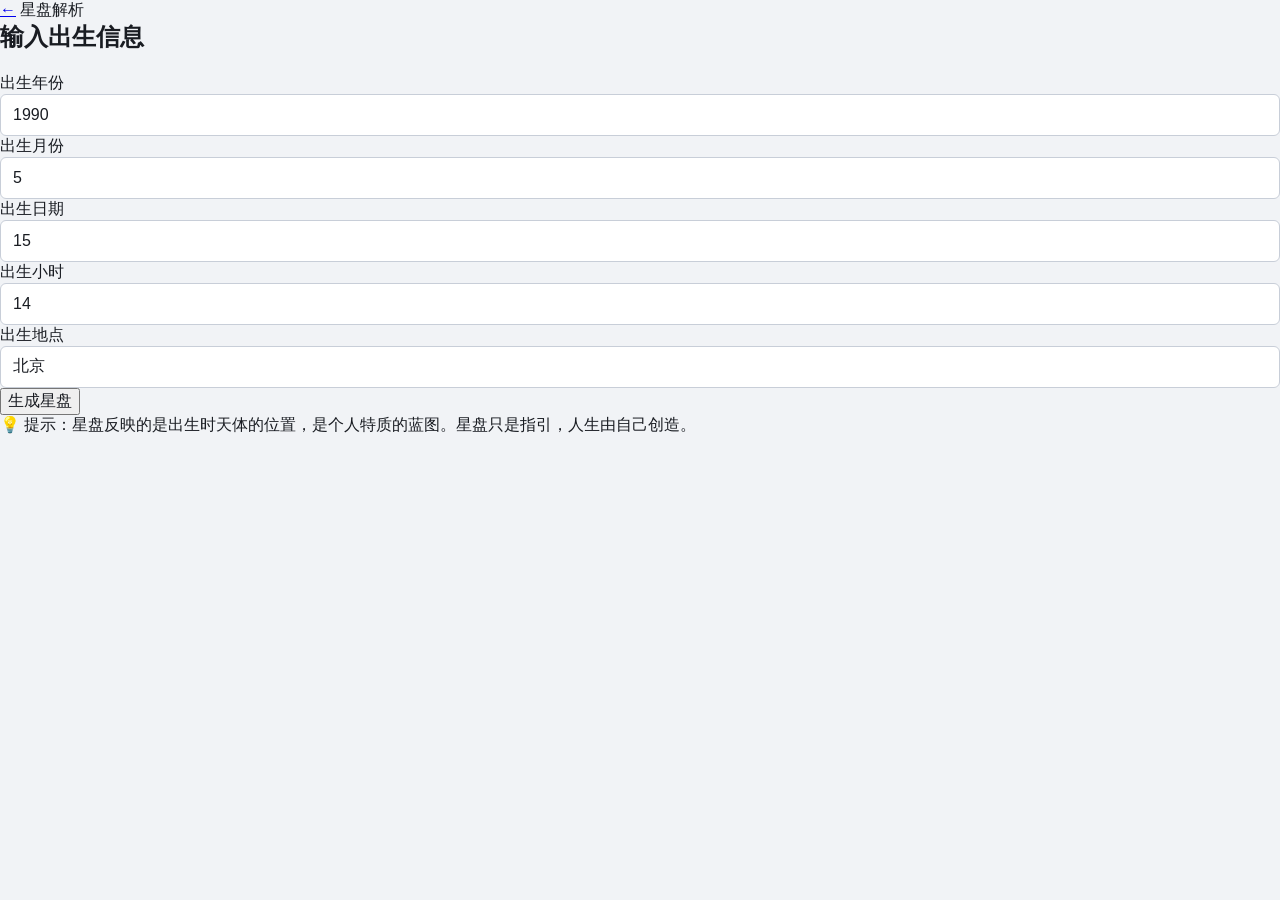
<file: web/pages/astro.html>
<!DOCTYPE html>
<html lang="zh-CN">
<head>
  <meta charset="UTF-8">
  <meta name="viewport" content="width=device-width, initial-scale=1.0, maximum-scale=1.0, user-scalable=no, viewport-fit=cover">
  <meta name="apple-mobile-web-app-capable" content="yes">
  <meta name="format-detection" content="telephone=no">
  <title>星盘解析 - 命运占卜</title>
  <link rel="stylesheet" href="../css/style.css">
</head>
<body>
  <div class="page-container">
    <div class="nav-bar">
      <a href="../index.html" class="back-btn">←</a>
      <span class="title">星盘解析</span>
    </div>

    <div class="content-card">
      <h2>输入出生信息</h2>
      <form id="astro-form">
        <div class="form-row">
          <div class="form-group">
            <label>出生年份</label>
            <input type="number" id="year" placeholder="1990" value="1990" required>
          </div>
          <div class="form-group">
            <label>出生月份</label>
            <input type="number" id="month" placeholder="1-12" value="5" min="1" max="12" required>
          </div>
        </div>

        <div class="form-row">
          <div class="form-group">
            <label>出生日期</label>
            <input type="number" id="day" placeholder="1-31" value="15" min="1" max="31" required>
          </div>
          <div class="form-group">
            <label>出生小时</label>
            <input type="number" id="hour" placeholder="0-23" value="14" min="0" max="23" required>
          </div>
        </div>

        <div class="form-group">
          <label>出生地点</label>
          <input type="text" id="location" placeholder="例如：北京" value="北京" required>
        </div>

        <button type="submit" class="btn btn-primary">生成星盘</button>
      </form>
    </div>

    <div id="result"></div>

    <div class="tip">
      💡 提示：星盘反映的是出生时天体的位置，是个人特质的蓝图。星盘只是指引，人生由自己创造。
    </div>
  </div>

  <script src="../js/engines.js"></script>
  <script>
    document.getElementById('astro-form').addEventListener('submit', function(e) {
      e.preventDefault();

      const year = parseInt(document.getElementById('year').value);
      const month = parseInt(document.getElementById('month').value);
      const day = parseInt(document.getElementById('day').value);
      const hour = parseInt(document.getElementById('hour').value);
      const location = document.getElementById('location').value;

      const result = DestinyCore.astro.generateReport(year, month, day, hour, location);

      document.getElementById('result').innerHTML = `
        <div class="result-card">
          <h3>星盘解析结果</h3>

          <div class="result-section">
            <h4>个人星盘</h4>
            <div class="pillars-grid">
              <div class="pillar-item">
                <div class="label">太阳星座</div>
                <div class="value" style="font-size:28px">${result.sunSignSymbol}</div>
                <div style="font-size:13px;color:var(--text-secondary);margin-top:4px">${result.sunSign}</div>
              </div>
              <div class="pillar-item">
                <div class="label">月亮星座</div>
                <div class="value" style="font-size:28px">${result.moonSignSymbol}</div>
                <div style="font-size:13px;color:var(--text-secondary);margin-top:4px">${result.moonSign}</div>
              </div>
              <div class="pillar-item">
                <div class="label">上升星座</div>
                <div class="value" style="font-size:28px">${result.ascendantSymbol}</div>
                <div style="font-size:13px;color:var(--text-secondary);margin-top:4px">${result.ascendant}</div>
              </div>
              <div class="pillar-item">
                <div class="label">太阳元素</div>
                <div class="value" style="font-size:20px">${result.sunSignElement}</div>
                <div style="font-size:13px;color:var(--text-secondary);margin-top:4px">${result.sunSignElement === '火' ? '🔥' : (result.sunSignElement === '土' ? '🌍' : (result.sunSignElement === '风' ? '💨' : '💧'))}</div>
              </div>
            </div>
          </div>

          <div class="result-section">
            <h4>个性分析</h4>
            <p>${result.analysis}</p>
          </div>

          <div class="result-section">
            <h4>人生建议</h4>
            <p>${result.suggestion}</p>
          </div>
        </div>
      `;

      document.getElementById('result').scrollIntoView({ behavior: 'smooth', block: 'start' });
    });
  </script>
</body>
</html>
</file>
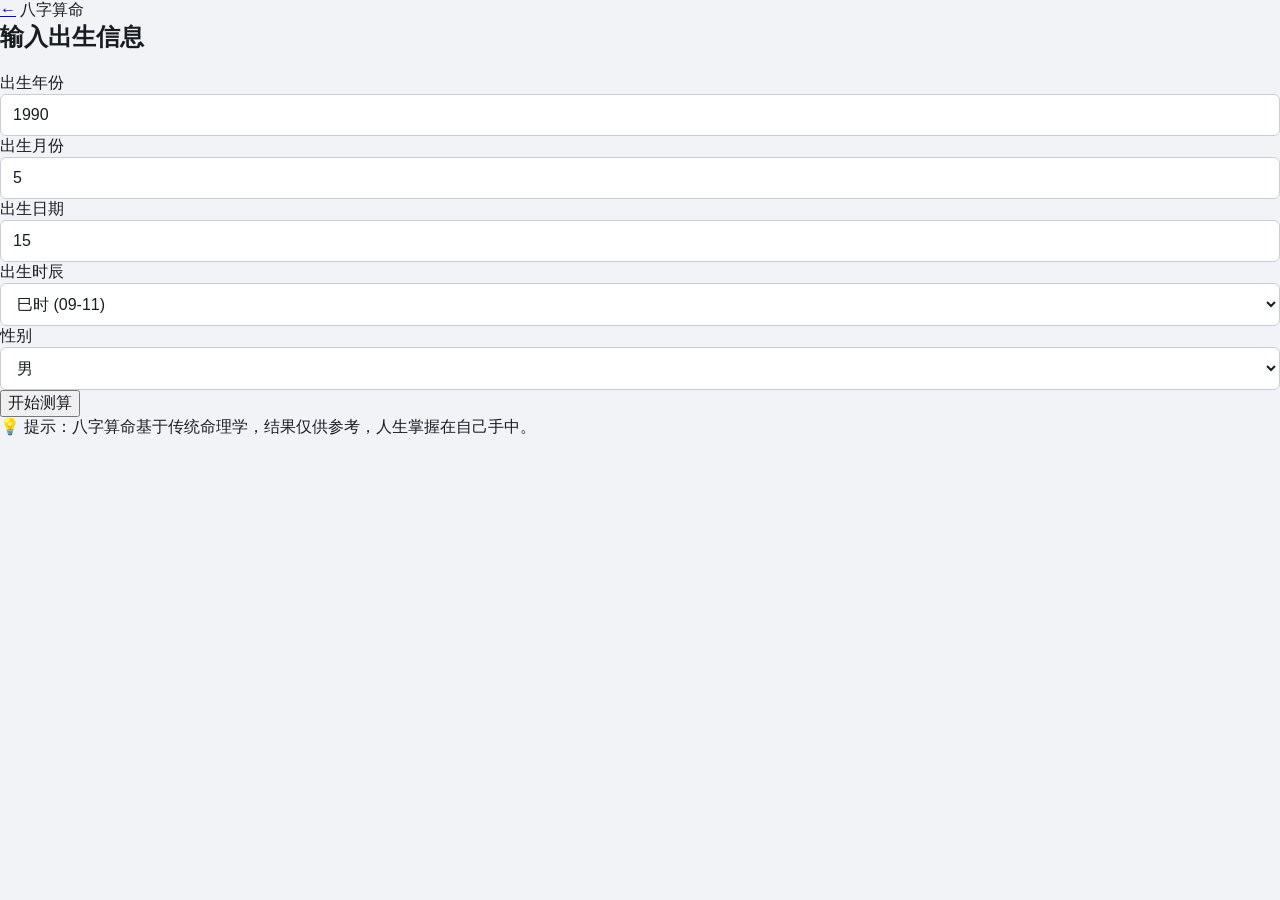
<file: web/pages/bazi.html>
<!DOCTYPE html>
<html lang="zh-CN">
<head>
  <meta charset="UTF-8">
  <meta name="viewport" content="width=device-width, initial-scale=1.0, maximum-scale=1.0, user-scalable=no, viewport-fit=cover">
  <meta name="apple-mobile-web-app-capable" content="yes">
  <meta name="format-detection" content="telephone=no">
  <title>八字算命 - 命运占卜</title>
  <link rel="stylesheet" href="../css/style.css">
</head>
<body>
  <div class="page-container">
    <!-- 导航栏 -->
    <div class="nav-bar">
      <a href="../index.html" class="back-btn">←</a>
      <span class="title">八字算命</span>
    </div>

    <!-- 输入表单 -->
    <div class="content-card">
      <h2>输入出生信息</h2>
      <form id="bazi-form">
        <div class="form-row">
          <div class="form-group">
            <label>出生年份</label>
            <input type="number" id="year" placeholder="1990" value="1990" required>
          </div>
          <div class="form-group">
            <label>出生月份</label>
            <input type="number" id="month" placeholder="1-12" value="5" min="1" max="12" required>
          </div>
        </div>

        <div class="form-row">
          <div class="form-group">
            <label>出生日期</label>
            <input type="number" id="day" placeholder="1-31" value="15" min="1" max="31" required>
          </div>
          <div class="form-group">
            <label>出生时辰</label>
            <select id="hour" required>
              <option value="0">子时 (23-01)</option>
              <option value="1">丑时 (01-03)</option>
              <option value="2">寅时 (03-05)</option>
              <option value="3">卯时 (05-07)</option>
              <option value="4">辰时 (07-09)</option>
              <option value="5" selected>巳时 (09-11)</option>
              <option value="6">午时 (11-13)</option>
              <option value="7">未时 (13-15)</option>
              <option value="8">申时 (15-17)</option>
              <option value="9">酉时 (17-19)</option>
              <option value="10">戌时 (19-21)</option>
              <option value="11">亥时 (21-23)</option>
            </select>
          </div>
        </div>

        <div class="form-group">
          <label>性别</label>
          <select id="gender" required>
            <option value="男" selected>男</option>
            <option value="女">女</option>
          </select>
        </div>

        <button type="submit" class="btn btn-primary">开始测算</button>
      </form>
    </div>

    <!-- 结果展示 -->
    <div id="result"></div>

    <div class="tip">
      💡 提示：八字算命基于传统命理学，结果仅供参考，人生掌握在自己手中。
    </div>
  </div>

  <script src="../js/engines.js"></script>
  <script>
    document.getElementById('bazi-form').addEventListener('submit', function(e) {
      e.preventDefault();

      const year = parseInt(document.getElementById('year').value);
      const month = parseInt(document.getElementById('month').value);
      const day = parseInt(document.getElementById('day').value);
      const hour = parseInt(document.getElementById('hour').value);
      const gender = document.getElementById('gender').value;

      const result = DestinyCore.bazi.generateReport(year, month, day, hour, gender);

      const wuxingColors = {
        '金': '#FFD700', '木': '#4CAF50', '水': '#2196F3',
        '火': '#F44336', '土': '#FF9800'
      };

      const wuxingBars = Object.entries(result.wuxing.wuxingCount).map(([wx, count]) => {
        const percent = (count / 8 * 100);
        return `
          <div class="wuxing-bar">
            <span class="label" style="color:${wuxingColors[wx]}">${wx}</span>
            <div class="bar">
              <div class="bar-fill" style="width:${percent}%;background:${wuxingColors[wx]}"></div>
            </div>
            <span class="count">${count}</span>
          </div>
        `;
      }).join('');

      document.getElementById('result').innerHTML = `
        <div class="result-card">
          <h3>八字测算结果</h3>

          <div class="result-section">
            <h4>四柱八字</h4>
            <div class="pillars-grid">
              <div class="pillar-item">
                <div class="label">年柱</div>
                <div class="value">${result.yearPillar}</div>
              </div>
              <div class="pillar-item">
                <div class="label">月柱</div>
                <div class="value">${result.monthPillar}</div>
              </div>
              <div class="pillar-item">
                <div class="label">日柱</div>
                <div class="value">${result.dayPillar}</div>
              </div>
              <div class="pillar-item">
                <div class="label">时柱</div>
                <div class="value">${result.hourPillar}</div>
              </div>
            </div>
          </div>

          <div class="result-section">
            <h4>五行分析</h4>
            ${wuxingBars}
            <p style="margin-top:12px;font-size:13px;color:var(--text-secondary)">
              日主五行：<span class="highlight">${result.wuxing.dayGanWuxing}</span> |
              身强身弱：<span class="highlight">${result.wuxing.strength === 'strong' ? '身强' : (result.wuxing.strength === 'weak' ? '身弱' : '平衡')}</span>
            </p>
          </div>

          <div class="result-section">
            <h4>命运分析</h4>
            <p>${result.analysis}</p>
          </div>

          <div class="result-section">
            <h4>人生建议</h4>
            <p>${result.suggestion}</p>
          </div>
        </div>
      `;

      // 滚动到结果
      document.getElementById('result').scrollIntoView({ behavior: 'smooth', block: 'start' });
    });
  </script>
</body>
</html>
</file>
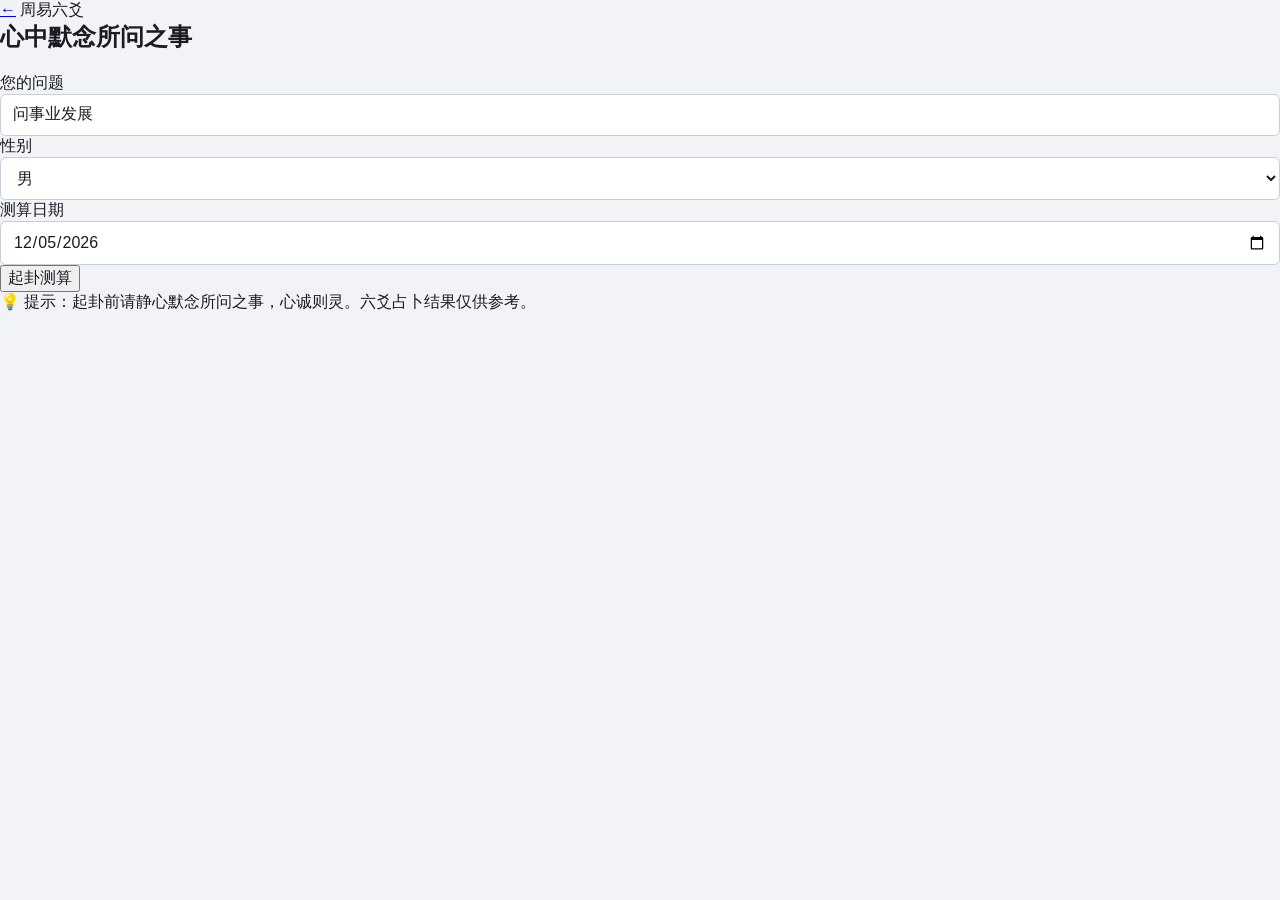
<file: web/pages/liuyao.html>
<!DOCTYPE html>
<html lang="zh-CN">
<head>
  <meta charset="UTF-8">
  <meta name="viewport" content="width=device-width, initial-scale=1.0, maximum-scale=1.0, user-scalable=no, viewport-fit=cover">
  <meta name="apple-mobile-web-app-capable" content="yes">
  <meta name="format-detection" content="telephone=no">
  <title>周易六爻 - 命运占卜</title>
  <link rel="stylesheet" href="../css/style.css">
</head>
<body>
  <div class="page-container">
    <div class="nav-bar">
      <a href="../index.html" class="back-btn">←</a>
      <span class="title">周易六爻</span>
    </div>

    <div class="content-card">
      <h2>心中默念所问之事</h2>
      <form id="liuyao-form">
        <div class="form-group">
          <label>您的问题</label>
          <input type="text" id="question" placeholder="例如：问事业发展" value="问事业发展" required>
        </div>

        <div class="form-row">
          <div class="form-group">
            <label>性别</label>
            <select id="gender">
              <option value="男" selected>男</option>
              <option value="女">女</option>
            </select>
          </div>
          <div class="form-group">
            <label>测算日期</label>
            <input type="date" id="date" required>
          </div>
        </div>

        <button type="submit" class="btn btn-primary">起卦测算</button>
      </form>
    </div>

    <div id="result"></div>

    <div class="tip">
      💡 提示：起卦前请静心默念所问之事，心诚则灵。六爻占卜结果仅供参考。
    </div>
  </div>

  <script src="../js/engines.js"></script>
  <script>
    // 设置默认日期为今天
    document.getElementById('date').value = new Date().toISOString().split('T')[0];

    document.getElementById('liuyao-form').addEventListener('submit', function(e) {
      e.preventDefault();

      const question = document.getElementById('question').value;
      const gender = document.getElementById('gender').value;
      const date = document.getElementById('date').value;

      const result = DestinyCore.liuyao.divinate(question, gender, date);

      const fortuneClass = {
        '大吉': 'fortune-da-ji',
        '吉': 'fortune-ji',
        '中平': 'fortune-ping',
        '小吉': 'fortune-ji',
        '小凶': 'fortune-xiong',
        '凶': 'fortune-xiong'
      }[result.fortune] || 'fortune-ping';

      document.getElementById('result').innerHTML = `
        <div class="result-card">
          <h3>六爻测算结果</h3>

          <div class="result-section">
            <div class="hexagram-info">
              <div class="name">${result.hexagram}</div>
              <div class="fortune ${fortuneClass}">${result.fortune}</div>
            </div>
          </div>

          <div class="result-section">
            <h4>卦象</h4>
            <div class="hexagram-visual">${result.yaoText.replace(/\n/g, '<br>')}</div>
            <p style="text-align:center;color:var(--text-secondary);font-size:13px">
              上卦：${result.upperGua} | 下卦：${result.lowerGua}
              ${result.changingLinesCount > 0 ? `| 变爻数：${result.changingLinesCount}` : ''}
            </p>
          </div>

          <div class="result-section">
            <h4>卦辞</h4>
            <p>${result.hexagramMeaning}</p>
            <p style="margin-top:8px;color:var(--text-secondary);font-size:14px">${result.description}</p>
          </div>

          ${result.changingLinesCount > 0 ? `
          <div class="result-section">
            <h4>变爻分析</h4>
            <p style="white-space:pre-line">${result.changingAnalysis}</p>
          </div>
          ` : ''}

          <div class="result-section">
            <h4>解读</h4>
            <p>${result.analysis}</p>
          </div>

          <div class="result-section">
            <h4>建议</h4>
            <p>${result.suggestion}</p>
          </div>
        </div>
      `;

      document.getElementById('result').scrollIntoView({ behavior: 'smooth', block: 'start' });
    });
  </script>
</body>
</html>
</file>
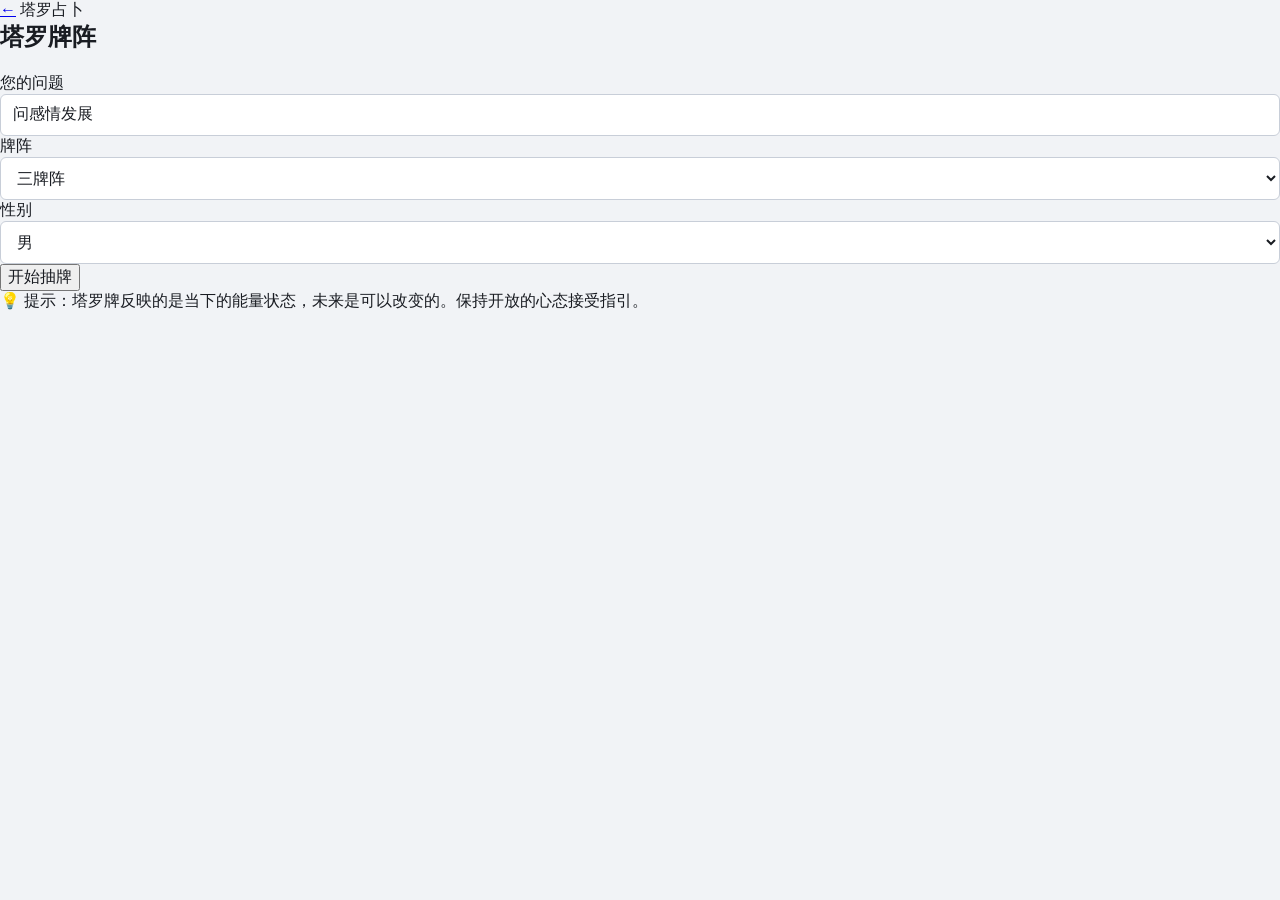
<file: web/pages/tarot.html>
<!DOCTYPE html>
<html lang="zh-CN">
<head>
  <meta charset="UTF-8">
  <meta name="viewport" content="width=device-width, initial-scale=1.0, maximum-scale=1.0, user-scalable=no, viewport-fit=cover">
  <meta name="apple-mobile-web-app-capable" content="yes">
  <meta name="format-detection" content="telephone=no">
  <title>塔罗占卜 - 命运占卜</title>
  <link rel="stylesheet" href="../css/style.css">
</head>
<body>
  <div class="page-container">
    <div class="nav-bar">
      <a href="../index.html" class="back-btn">←</a>
      <span class="title">塔罗占卜</span>
    </div>

    <div class="content-card">
      <h2>塔罗牌阵</h2>
      <form id="tarot-form">
        <div class="form-group">
          <label>您的问题</label>
          <input type="text" id="question" placeholder="例如：问感情发展" value="问感情发展" required>
        </div>

        <div class="form-row">
          <div class="form-group">
            <label>牌阵</label>
            <select id="spread">
              <option value="三牌阵" selected>三牌阵</option>
              <option value="凯尔特十字">凯尔特十字</option>
              <option value="关系牌阵">关系牌阵</option>
            </select>
          </div>
          <div class="form-group">
            <label>性别</label>
            <select id="gender">
              <option value="男" selected>男</option>
              <option value="女">女</option>
            </select>
          </div>
        </div>

        <button type="submit" class="btn btn-primary">开始抽牌</button>
      </form>
    </div>

    <div id="result"></div>

    <div class="tip">
      💡 提示：塔罗牌反映的是当下的能量状态，未来是可以改变的。保持开放的心态接受指引。
    </div>
  </div>

  <script src="../js/engines.js"></script>
  <script>
    document.getElementById('tarot-form').addEventListener('submit', function(e) {
      e.preventDefault();

      const question = document.getElementById('question').value;
      const spread = document.getElementById('spread').value;
      const gender = document.getElementById('gender').value;

      const result = DestinyCore.tarot.divinate(question, spread, gender);

      const cardsHtml = result.spreadResult.map(item => `
        <div class="tarot-card ${item.card.isReversed ? 'reversed' : ''}">
          <div class="position">${item.position}</div>
          <div class="name">${item.card.name}</div>
          ${item.card.isReversed ? '<div class="reversed-tag">逆位</div>' : ''}
        </div>
      `).join('');

      const interpretationsHtml = result.spreadResult.map(item => `
        <div style="margin-bottom:12px;padding-bottom:12px;border-bottom:1px solid var(--border-color)">
          <div style="font-weight:600;color:var(--primary);margin-bottom:4px">${item.position}</div>
          <div style="font-size:15px">${item.card.name} ${item.card.isReversed ? '(逆位)' : ''}</div>
          <div style="font-size:13px;color:var(--text-secondary);margin-top:4px">${item.interpretation}</div>
        </div>
      `).join('');

      document.getElementById('result').innerHTML = `
        <div class="result-card">
          <h3>塔罗占卜结果</h3>

          <div class="result-section">
            <h4>抽到的牌</h4>
            <div class="tarot-cards">${cardsHtml}</div>
          </div>

          <div class="result-section">
            <h4>牌阵解读</h4>
            ${interpretationsHtml}
          </div>

          <div class="result-section">
            <h4>综合建议</h4>
            <p>${result.suggestion}</p>
          </div>
        </div>
      `;

      document.getElementById('result').scrollIntoView({ behavior: 'smooth', block: 'start' });
    });
  </script>
</body>
</html>
</file>
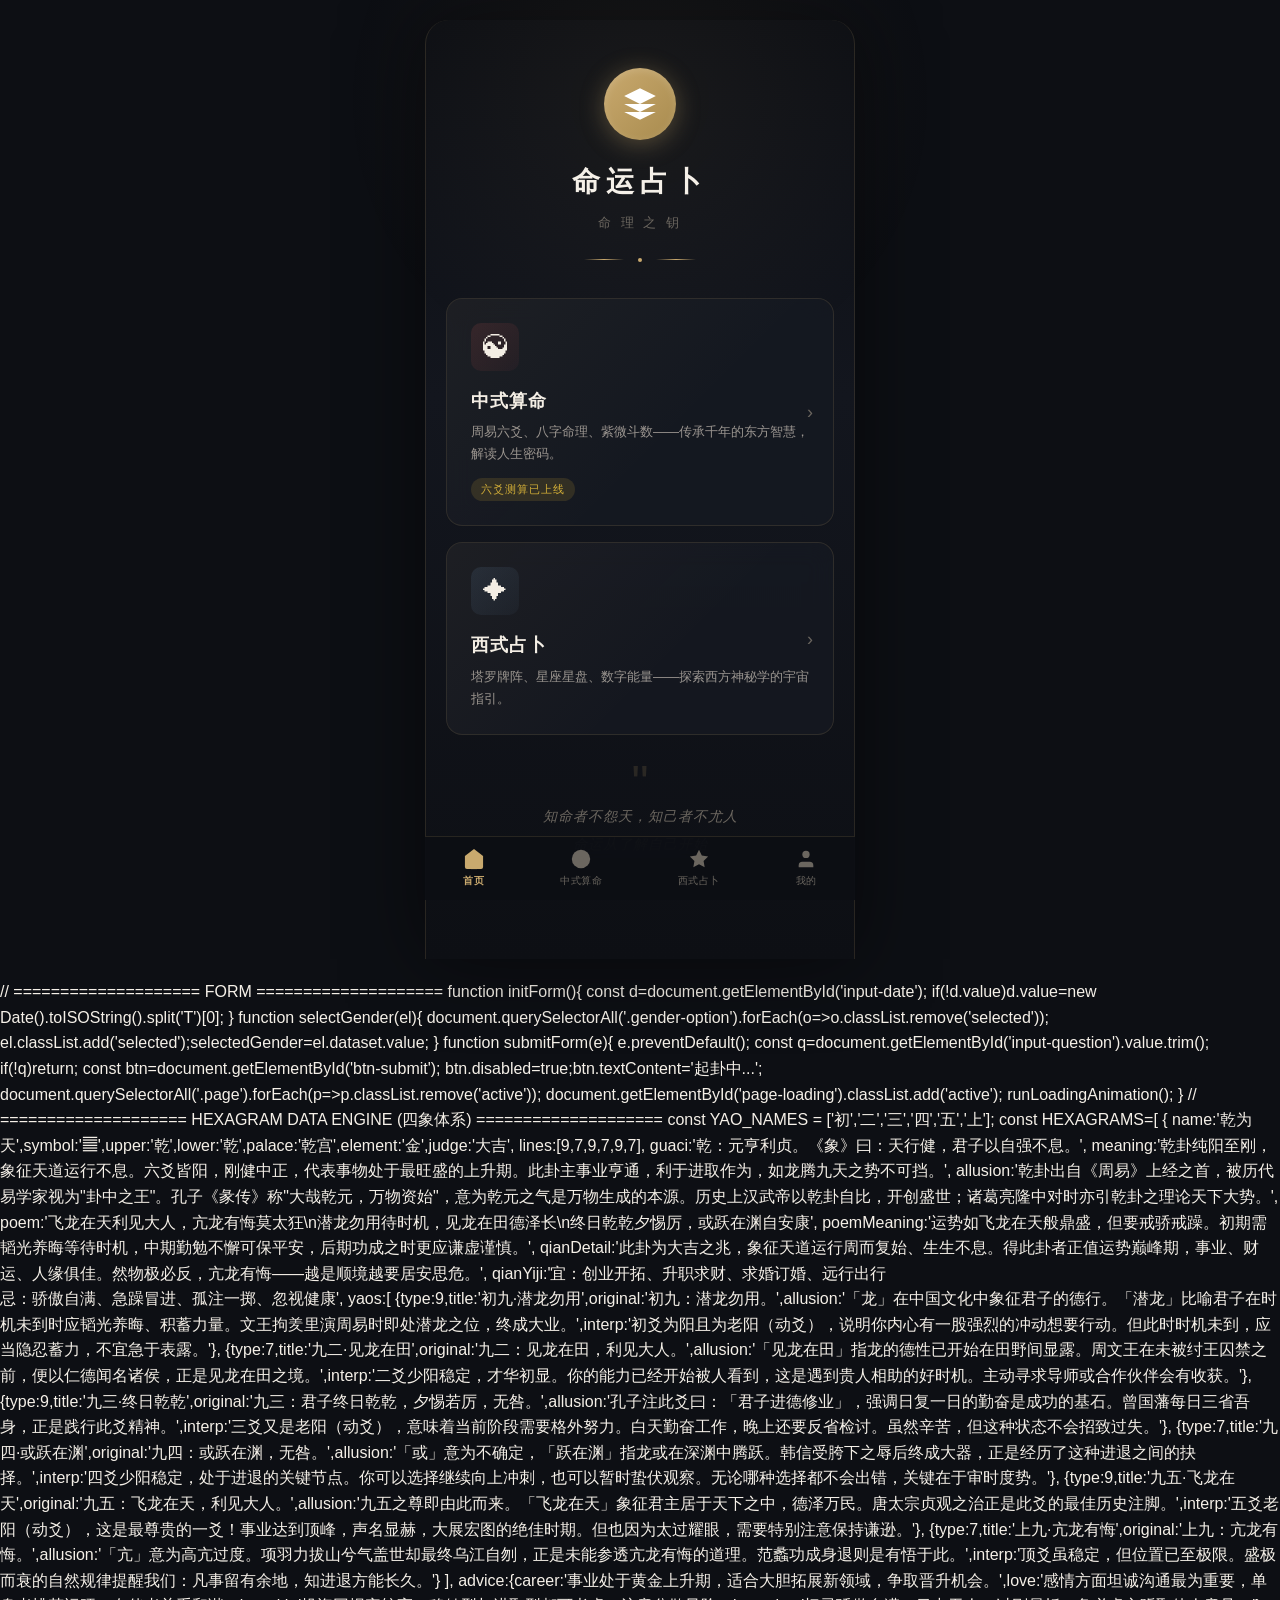
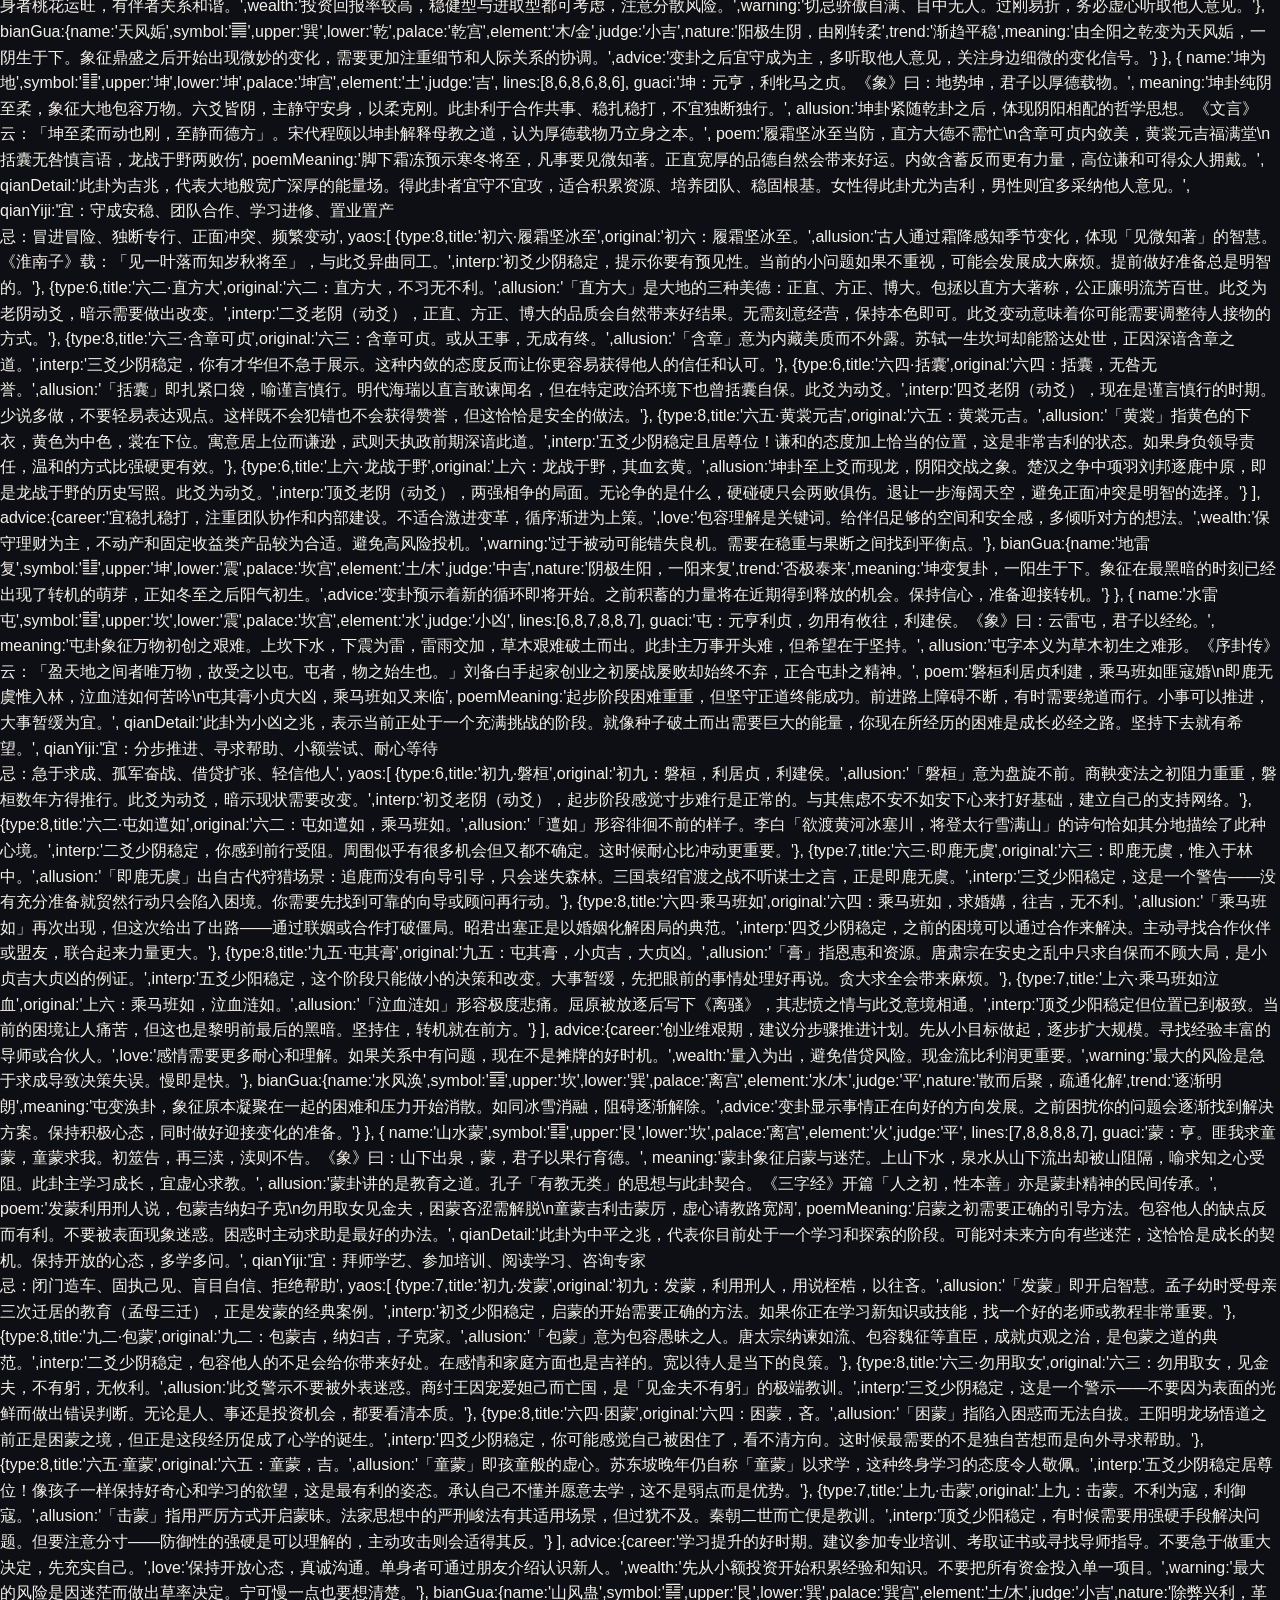
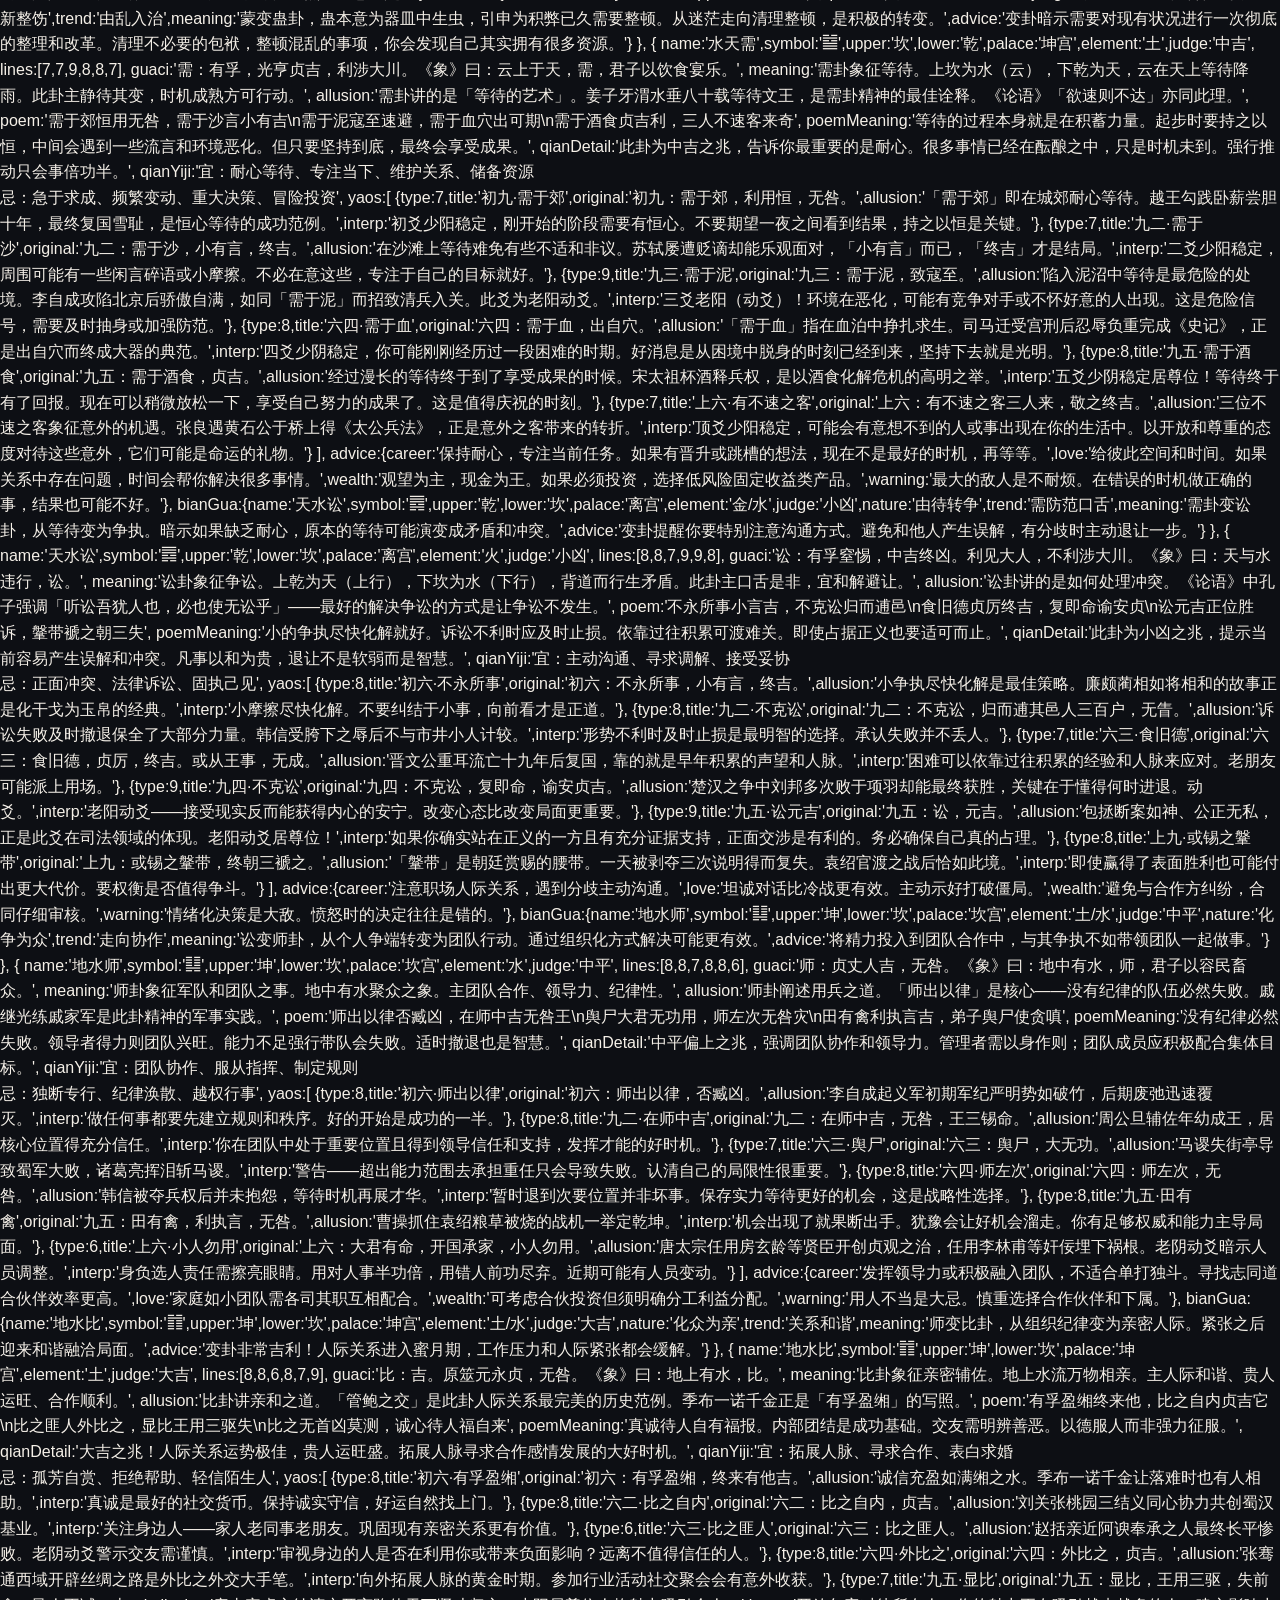
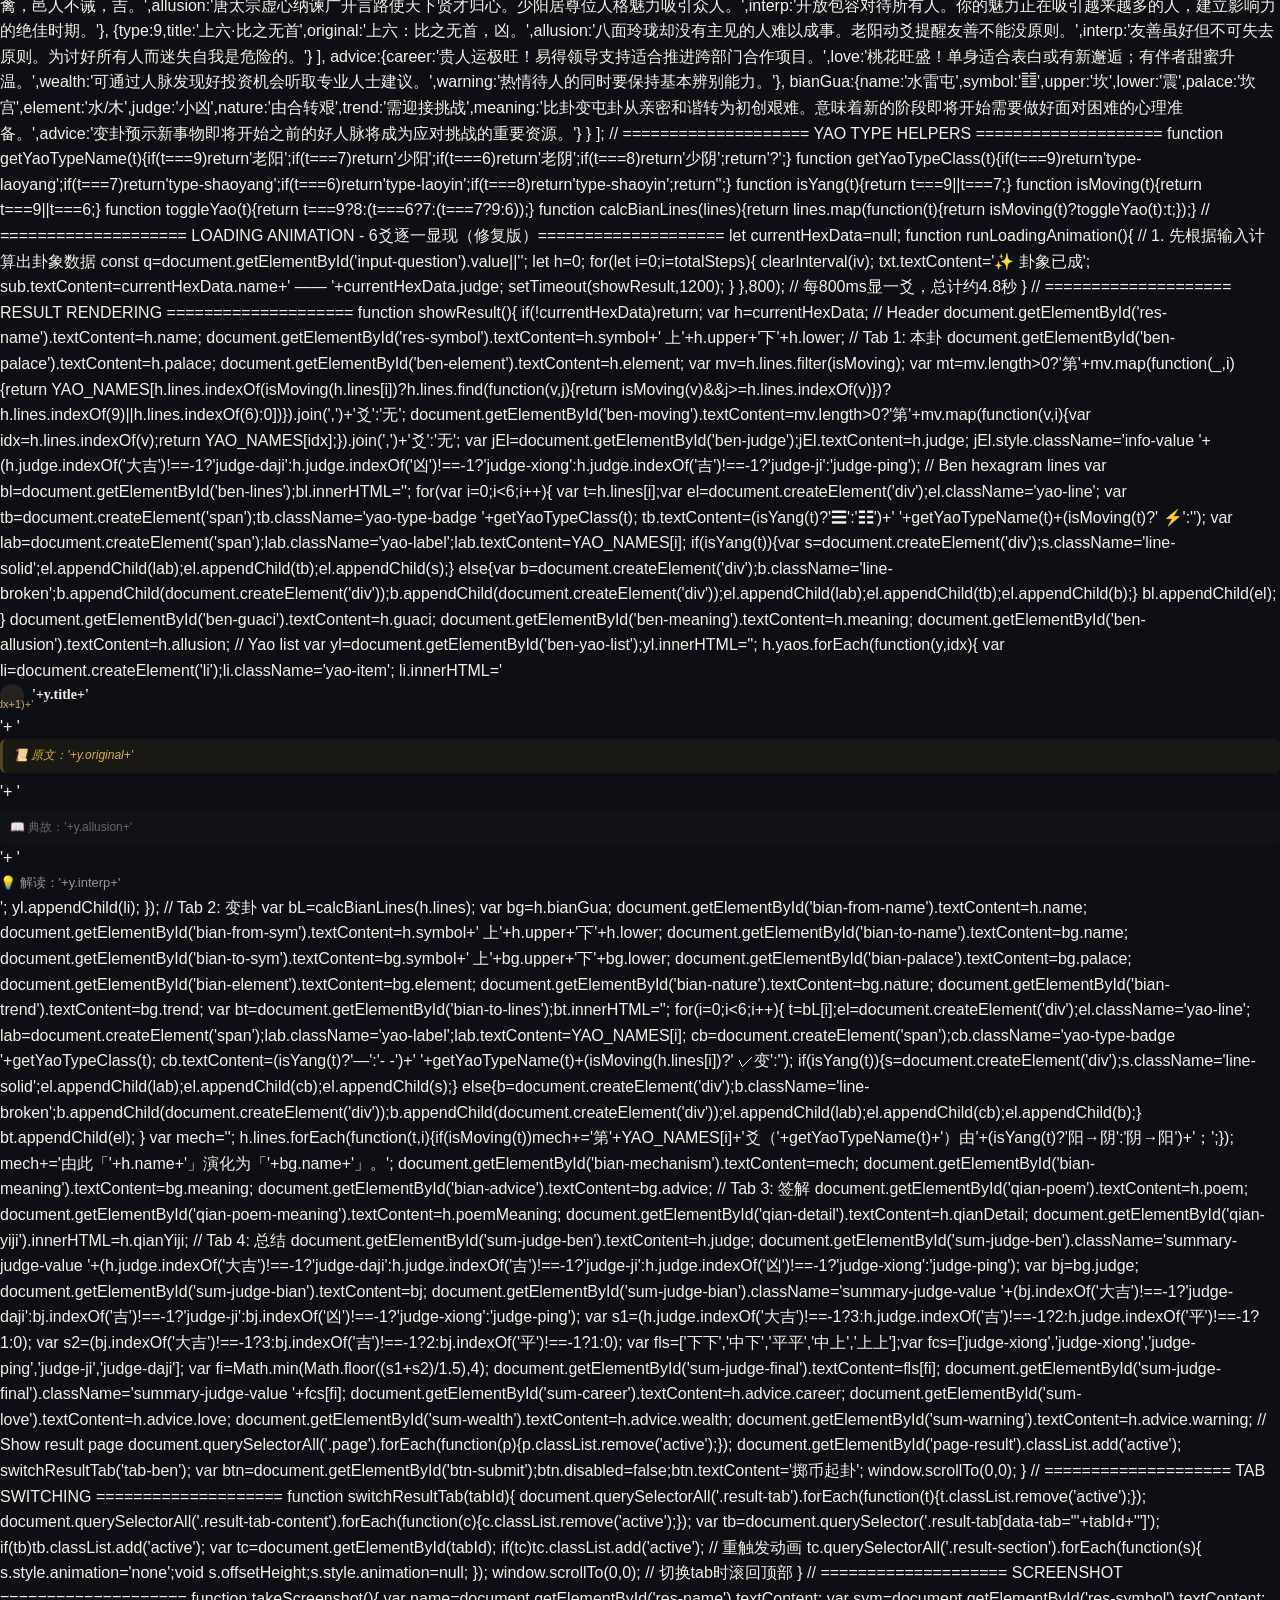
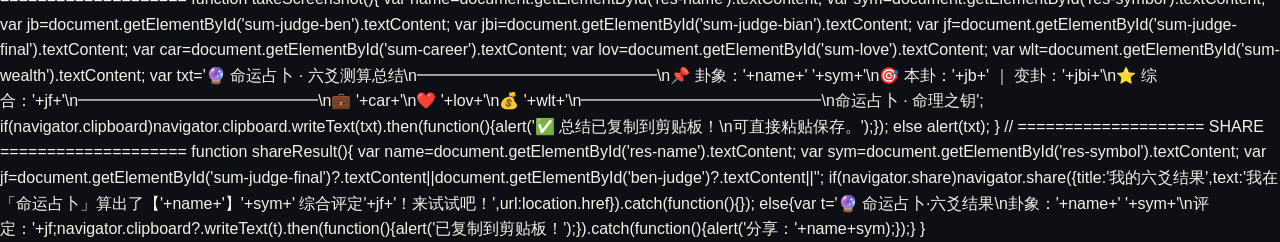
<file: .team/shared/demo/prototype.html>
<!DOCTYPE html>
<html lang="zh-CN">
<head>
    <meta charset="UTF-8">
    <meta name="viewport" content="width=device-width, initial-scale=1.0, maximum-scale=1.0, user-scalable=no">
    <title>命运占卜 · 命理之钥</title>
    <style>
        :root{
            --primary:#C9A96E;--primary-dark:#A88B4E;--primary-light:#E8D5B0;
            --bg-primary:#0D0F14;--bg-secondary:#161922;
            --bg-card:rgba(22,25,34,.85);--bg-card-hover:rgba(28,32,45,.95);
            --text-primary:#F5F0E8;--text-secondary:#9A9590;--text-muted:#6B665F;
            --accent-red:#C75050;--accent-gold:#D4AF37;
            --border-color:rgba(201,169,110,.15);
            --shadow-glow:0 0 40px rgba(201,169,110,.15);
            --radius-sm:10px;--radius-md:16px;--radius-lg:24px;
            --font-display:'Georgia','Noto Serif SC',serif;
            --font-body:-apple-system,'PingFang SC','Hiragino Sans GB','Microsoft YaHei',sans-serif;
            --tabbar-h:64px;
        }
        *{margin:0;padding:0;box-sizing:border-box}
        html{font-size:16px;-webkit-font-smoothing:antialiased}
        body{font-family:var(--font-body);background:var(--bg-primary);color:var(--text-primary);min-height:100vh;overflow-x:hidden;line-height:1.6}
        .app-container{max-width:430px;margin:0 auto;min-height:100vh;position:relative;padding-bottom:var(--tabbar-h);background:linear-gradient(180deg,#0D0F14 0%,#13161E 40%,#0D0F14 100%)}
        .app-container::before{content:'';position:fixed;top:-200px;left:50%;transform:translateX(-50%);width:600px;height:600px;background:radial-gradient(circle,rgba(201,169,110,.06) 0%,transparent 70%);pointer-events:none;z-index:0}
        @media(min-width:768px){.app-container{border-left:1px solid var(--border-color);border-right:1px solid var(--border-color);box-shadow:0 0 80px rgba(0,0,0,.5);margin-top:20px;margin-bottom:20px;border-radius:var(--radius-lg) var(--radius-lg) 0 0;min-height:calc(100vh - 40px)}}

        /* Page System */
        .page{display:none;opacity:0;transform:translateY(12px);
              transition:opacity .35s ease,transform .35s ease;position:relative;z-index:1;}
        .page.active{display:block;opacity:1;transform:translateY(0)}

        /* Header */
        .header{text-align:center;padding:48px 24px 36px;position:relative}
        .header-logo{width:72px;height:72px;margin:0 auto 20px;border-radius:50%;display:flex;align-items:center;justify-content:center;background:linear-gradient(135deg,var(--primary),var(--primary-dark));box-shadow:0 4px 24px rgba(201,169,110,.35),inset 0 2px 8px rgba(255,255,255,.15);animation:logoFloat 4s ease-in-out infinite}
        @keyframes logoFloat{0%,100%{transform:translateY(0)}50%{transform:translateY(-6px)}}
        .header-logo svg{width:38px;height:38px;fill:white}
        .header-title{font-family:var(--font-display);font-size:28px;font-weight:700;letter-spacing:6px;color:var(--text-primary);margin-bottom:8px}
        .header-subtitle{font-size:13px;color:var(--text-muted);letter-spacing:3px;font-weight:300}
        .header-divider{display:flex;align-items:center;justify-content:center;gap:14px;margin-top:24px}
        .header-divider-line{width:40px;height:1px;background:linear-gradient(90deg,transparent,var(--primary),transparent)}
        .header-divider-dot{width:4px;height:4px;border-radius:50%;background:var(--primary)}

        /* Feature Cards */
        .card-grid{padding:0 20px;display:flex;flex-direction:column;gap:16px}
        .feature-card{background:var(--bg-card);border:1px solid var(--border-color);border-radius:var(--radius-md);padding:24px;cursor:pointer;transition:all .4s cubic-bezier(.25,.46,.45,.94);position:relative;overflow:hidden;backdrop-filter:blur(12px)}
        .feature-card::before{content:'';position:absolute;top:0;left:0;right:0;bottom:0;background:linear-gradient(135deg,rgba(201,169,110,.05),transparent 60%);pointer-events:none}
        .feature-card:hover,.feature-card:active{background:var(--bg-card-hover);border-color:rgba(201,169,110,.3);transform:translateY(-2px);box-shadow:var(--shadow-glow)}
        .feature-card-icon{width:48px;height:48px;border-radius:var(--radius-sm);display:flex;align-items:center;justify-content:center;margin-bottom:16px;font-size:24px;background:rgba(201,169,110,.1)}
        .feature-card.chinese .feature-card-icon{background:linear-gradient(135deg,rgba(199,80,80,.15),rgba(199,80,80,.05))}
        .feature-card.western .feature-card-icon{background:linear-gradient(135deg,rgba(100,140,180,.15),rgba(100,140,180,.05))}
        .feature-card h3{font-size:18px;font-weight:600;margin-bottom:6px;letter-spacing:1px}
        .feature-card p{font-size:13px;color:var(--text-secondary);line-height:1.7}
        .feature-card-arrow{position:absolute;right:20px;top:50%;transform:translateY(-50%);color:var(--text-muted);font-size:18px;transition:all .4s ease}
        .feature-card:hover .feature-card-arrow{right:16px;color:var(--primary)}
        .card-tag{display:inline-block;font-size:11px;padding:3px 10px;border-radius:20px;margin-top:12px;letter-spacing:1px}
        .tag-new{background:rgba(212,175,55,.15);color:var(--accent-gold)}

        /* Quote */
        .home-quote{text-align:center;padding:36px 30px;position:relative}
        .home-quote-text{font-family:var(--font-display);font-size:14px;color:var(--text-muted);font-style:italic;letter-spacing:1px;line-height:2}
        .home-quote-mark{font-size:48px;color:rgba(201,169,110,.15);line-height:.5;display:block;margin-bottom:8px}

        /* Section Header */
        .section-header{padding:24px 20px 16px}
        .section-header h2{font-size:20px;font-weight:600;letter-spacing:2px;margin-bottom:4px}
        .section-header p{font-size:13px;color:var(--text-secondary)}

        /* Liuyao Hero */
        .liuyao-hero{margin:0 20px;padding:32px 24px;text-align:center;cursor:pointer;transition:all .4s cubic-bezier(.25,.46,.45,.94);position:relative;overflow:hidden;background:linear-gradient(145deg,rgba(199,80,80,.12),rgba(201,169,110,.08));border:1px solid rgba(199,80,80,.2);border-radius:var(--radius-lg)}
        .liuyao-hero::after{content:'';position:absolute;top:-50%;left:-50%;width:200%;height:200%;background:conic-gradient(from 0deg,transparent,rgba(201,169,110,.03),transparent 30%);animation:heroRotate 12s linear infinite;pointer-events:none}
        @keyframes heroRotate{to{transform:rotate(360deg)}}
        .liuyao-hero:hover{border-color:rgba(201,169,110,.4);transform:scale(1.01);box-shadow:0 8px 40px rgba(199,80,80,.15)}
        .liuyao-hero-badge{display:inline-block;font-size:11px;padding:4px 14px;border-radius:20px;background:rgba(199,80,80,.2);color:var(--accent-red);margin-bottom:18px;letter-spacing:2px;position:relative;z-index:1}
        .liuyao-hero-title{font-family:var(--font-display);font-size:26px;font-weight:700;letter-spacing:4px;margin-bottom:10px;position:relative;z-index:1}
        .liuyao-hero-desc{font-size:14px;color:var(--text-secondary);line-height:1.8;margin-bottom:22px;position:relative;z-index:1}
        .liuyao-start-btn{display:inline-flex;align-items:center;gap:8px;padding:14px 36px;background:linear-gradient(135deg,var(--primary),var(--primary-dark));color:#fff;font-size:15px;font-weight:600;letter-spacing:3px;border:none;border-radius:30px;cursor:pointer;transition:all .3s ease;box-shadow:0 4px 20px rgba(201,169,110,.3);position:relative;z-index:1}
        .liuyao-start-btn:hover{transform:scale(1.04);box-shadow:0 6px 30px rgba(201,169,110,.45)}
        .liuyao-start-btn svg{width:16px;height:16px;fill:currentColor;transition:transform .3s ease}
        .liuyao-start-btn:hover svg{transform:translateX(3px)}

        /* Coming Soon */
        .coming-soon-grid{padding:0 20px;display:flex;gap:12px;margin-top:20px}
        .coming-soon-card{flex:1;background:var(--bg-card);border:1px solid var(--border-color);border-radius:var(--radius-md);padding:20px 16px;text-align:center;opacity:.55;cursor:not-allowed;transition:all .35s ease}
        .coming-soon-card:hover{opacity:.7;border-color:rgba(201,169,110,.25)}
        .coming-soon-icon{font-size:28px;margin-bottom:10px}
        .coming-soon-card h4{font-size:15px;margin-bottom:4px;letter-spacing:1px}
        .coming-soon-card span{font-size:11px;color:var(--text-muted)}
        .coming-soon-badge{display:inline-block;font-size:9px;padding:2px 8px;border-radius:10px;background:rgba(107,102,95,.2);color:var(--text-muted);margin-top:10px;letter-spacing:1px}

        /* Form Page */
        .form-page{padding:28px 24px}
        .form-step-indicator{display:flex;justify-content:center;gap:8px;margin-bottom:32px}
        .form-step-dot{width:8px;height:8px;border-radius:50%;background:var(--text-muted);transition:all .4s ease}
        .form-step-dot.active{width:24px;border-radius:4px;background:var(--primary)}
        .form-title{text-align:center;font-family:var(--font-display);font-size:22px;letter-spacing:3px;margin-bottom:6px}
        .form-subtitle{text-align:center;font-size:13px;color:var(--text-secondary);margin-bottom:32px}

        .form-group{margin-bottom:24px}
        .form-label{display:block;font-size:13px;color:var(--text-secondary);margin-bottom:10px;letter-spacing:1px;font-weight:500}
        .form-label .required{color:var(--accent-red);margin-left:2px}
        .form-input,.form-textarea{width:100%;padding:14px 18px;background:rgba(13,15,20,.6);border:1px solid var(--border-color);border-radius:var(--radius-sm);color:var(--text-primary);font-size:15px;font-family:var(--font-body);outline:none;transition:all .3s ease}
        .form-input:focus,.form-textarea:focus{border-color:var(--primary);box-shadow:0 0 0 3px rgba(201,169,110,.08)}
        .form-textarea{resize:none;height:90px;line-height:1.7}
        .form-input::placeholder,.form-textarea::placeholder{color:var(--text-muted)}

        /* Gender Select */
        .gender-select{display:flex;gap:12px}
        .gender-option{flex:1;padding:16px;text-align:center;border:1px solid var(--border-color);border-radius:var(--radius-sm);cursor:pointer;transition:all .3s ease;background:rgba(13,15,20,.5);position:relative}
        .gender-option:hover{border-color:rgba(201,169,110,.3);background:rgba(22,25,34,.6)}
        .gender-option.selected{border-color:var(--primary);background:rgba(201,169,110,.08);box-shadow:0 0 0 3px rgba(201,169,110,.06)}
        .gender-option .icon{font-size:26px;margin-bottom:6px;display:block}
        .gender-option .label{font-size:14px;letter-spacing:1px}
        .gender-option .check{position:absolute;top:8px;right:8px;width:18px;height:18px;border-radius:50%;background:var(--primary);display:none;align-items:center;justify-content:center;font-size:11px;color:#fff}
        .gender-option.selected .check{display:flex}

        /* Date */
        .date-input-wrapper input[type=date]{width:100%;padding:14px 18px;background:rgba(13,15,20,.6);border:1px solid var(--border-color);border-radius:var(--radius-sm);color:var(--text-primary);font-size:15px;font-family:var(--font-body);outline:none;cursor:pointer;appearance:none;-webkit-appearance:none}
        .date-input-wrapper input[type=date]:focus{border-color:var(--primary)}
        .date-input-wrapper input[type=date]::-webkit-calendar-picker-indicator{filter:invert(1) brightness(.6);cursor:pointer}
        .date-hint{font-size:12px;color:var(--text-muted);margin-top:8px}

        /* Submit Button */
        .form-submit{width:100%;padding:16px;margin-top:12px;background:linear-gradient(135deg,var(--primary),var(--primary-dark));color:#fff;font-size:16px;font-weight:600;letter-spacing:4px;border:none;border-radius:30px;cursor:pointer;transition:all .3s ease;box-shadow:0 4px 24px rgba(201,169,110,.3)}
        .form-submit:hover:not(:disabled){transform:scale(1.02);box-shadow:0 6px 30px rgba(201,169,110,.45)}
        .form-submit:disabled{opacity:.5;cursor:not-allowed}

        /* ===== LOADING PAGE - 修复：6爻逐个显现 ===== */
        .loading-page{display:none;flex-direction:column;align-items:center;justify-content:center;min-height:calc(100vh - var(--tabbar-h));text-align:center;padding:30px 24px 20px;position:relative;z-index:1}
        .loading-page.active{display:flex}
        .coins-container{display:flex;gap:28px;margin-bottom:24px;perspective:600px}
        .coin-wrapper{width:64px;height:64px;perspective:400px}
        .coin{width:100%;height:100%;border-radius:50%;position:relative;transform-style:preserve-3d;animation:coinFlip 1.2s ease-in-out infinite}
        .coin-face{position:absolute;width:100%;height:100%;border-radius:50%;backface-visibility:hidden;display:flex;align-items:center;justify-content:center;font-size:24px;font-weight:bold;box-shadow:inset 0 2px 8px rgba(0,0,0,.3),0 2px 12px rgba(0,0,0,.3)}
        .coin-front{background:linear-gradient(145deg,#D4AF37,#B8860B,#996515);color:rgba(0,0,0,.4)}
        .coin-back{background:linear-gradient(145deg,#C9A96E,#8B6914);color:rgba(0,0,0,.3);transform:rotateY(180deg)}
        .coin:nth-child(2) .coin{animation-delay:.2s}
        .coin:nth-child(3) .coin{animation-delay:.4s}
        @keyframes coinFlip{0%{transform:rotateY(0)}50%{transform:rotateY(900deg)}100%{transform:rotateY(1800deg)}}

        .loading-status{margin-bottom:20px}
        .loading-text-main{font-family:var(--font-display);font-size:19px;color:var(--primary);letter-spacing:4px;margin-bottom:6px;animation:textPulse 2s ease-in-out infinite}
        @keyframes textPulse{0%,100%{opacity:1}50%{opacity:.5}}
        .loading-text-sub{font-size:13px;color:var(--text-muted);letter-spacing:2px;line-height:1.6;min-height:22px}

        /* Live hexagram - 从下往上逐爻显现，每爻独立动画 */
        .live-hexagram{display:flex;gap:16px;align-items:flex-end;margin-top:16px;min-height:220px}
        .live-lines{display:flex;flex-direction:column-reverse;gap:10px} /* column-reverse: DOM顺序初→上，视觉从下→上 */
        .live-yao{display:flex;align-items:center;gap:6px;opacity:0;transform:translateX(-25px);transition:all .55s cubic-bezier(.34,1.56,.64,1)}
        .live-yao.visible{opacity:1;transform:translateX(0)}
        .live-yao-label{font-size:11px;color:var(--text-muted);width:20px;text-align:right;font-family:var(--font-display);flex-shrink:0}
        .live-yao-type{font-size:9px;padding:2px 6px;border-radius:8px;font-weight:600;letter-spacing:.5px;width:38px;text-align:center;flex-shrink:0}
        .type-laoyang{background:rgba(212,175,55,.2);color:#D4AF37}
        .type-shaoyang{background:rgba(123,201,111,.15);color:#7BC96F}
        .type-laoyin{background:rgba(199,80,80,.2);color:#C75050}
        .type-shaoyin{background:rgba(149,160,190,.2);color:#95A0BE}
        .live-line-solid{width:52px;height:5px;background:linear-gradient(90deg,var(--primary-light),var(--primary),var(--primary-light));border-radius:3px;box-shadow:0 0 10px rgba(201,169,110,.25)}
        .live-line-broken{display:flex;gap:8px}
        .live-line-broken>div{width:21px;height:5px;background:linear-gradient(90deg,var(--primary-light),var(--primary));border-radius:3px;box-shadow:0 0 10px rgba(201,169,110,.2)}
        .loading-progress{display:flex;gap:8px;margin-top:20px}
        .progress-dot{width:6px;height:6px;border-radius:50%;background:var(--text-muted);transition:all .4s ease}
        .progress-dot.active{width:24px;border-radius:3px;background:var(--primary)}

        /* ===== RESULT PAGE - 真正的水平Tab切换布局 ===== */
        .result-page{min-height:calc(100vh - var(--tabbar-h))}

        /* 结果头部 - 固定在顶部 */
        .result-header{text-align:center;padding:28px 20px 14px;background:linear-gradient(180deg,rgba(199,80,80,.06),transparent);flex-shrink:0}
        .result-badge{display:inline-block;font-size:11px;padding:4px 14px;border-radius:20px;background:rgba(199,80,80,.15);color:var(--accent-red);letter-spacing:2px;margin-bottom:10px}
        .result-hexagram-name{font-family:var(--font-display);font-size:26px;font-weight:700;letter-spacing:6px}
        .result-hexagram-symbol{font-size:13px;color:var(--text-muted);letter-spacing:2px}

        /* Tab Bar - 固定紧贴header下方 */
        .result-tab-bar{display:flex;padding:0 12px;gap:0;border-bottom:1px solid var(--border-color);background:rgba(13,15,20,.98);position:sticky;top:0;z-index:50;backdrop-filter:blur(16px);flex-shrink:0}
        .result-tab{flex:1;padding:13px 6px;text-align:center;font-size:12.5px;font-weight:500;cursor:pointer;color:var(--text-muted);border-bottom:2.5px solid transparent;transition:all .3s ease;white-space:nowrap;letter-spacing:1px}
        .result-tab:hover{color:var(--text-secondary)}
        .result-tab.active{color:var(--primary);border-bottom-color:var(--primary);font-weight:600}
        .result-tab .tab-num{display:inline-flex;align-items:center;justify-content:center;width:17px;height:17px;border-radius:50%;background:var(--primary);color:#fff;font-size:9.5px;font-weight:700;margin-right:3px;vertical-align:middle}
        .result-tab:not(.active) .tab-num{background:var(--text-muted)}

        /* Tab Content Container - 每次只显示一个tab内容，高度自适应 */
        .result-tabs-container{min-height:300px}
        .result-tab-content{display:none;animation:tabSlideIn .4s cubic-bezier(.25,.46,.45,.94)}
        .result-tab-content.active{display:block}
        @keyframes tabSlideIn{from{opacity:0;transform:translateX(16px)}to{opacity:1;transform:translateX(0)}}

        /* === TAB 1: 本卦 === */
        .hexagram-display{display:flex;justify-content:center;padding:20px 16px 12px}
        .hexagram-body{display:flex;gap:28px;align-items:center}
        .hexagram-lines{display:flex;flex-direction:column-reverse;gap:8px}
        .yao-line{display:flex;align-items:center;gap:6px;opacity:0;transform:translateX(-16px);animation:yaoLineIn .4s ease forwards}
        @keyframes yaoLineIn{to{opacity:1;transform:translateX(0)}}
        .yao-line:nth-child(1){animation-delay:.02s}.yao-line:nth-child(2){animation-delay:.06s}
        .yao-line:nth-child(3){animation-delay:.10s}.yao-line:nth-child(4){animation-delay:.14s}
        .yao-line:nth-child(5){animation-delay:.18s}.yao-line:nth-child(6){animation-delay:.22s}
        .line-solid{width:56px;height:6px;background:linear-gradient(90deg,var(--primary-light),var(--primary),var(--primary-light));border-radius:3px;box-shadow:0 0 12px rgba(201,169,110,.3)}
        .line-broken{display:flex;gap:10px}
        .line-broken>div{width:23px;height:6px;background:linear-gradient(90deg,var(--primary-light),var(--primary));border-radius:3px;box-shadow:0 0 12px rgba(201,169,110,.25)}
        .yao-type-badge{font-size:9px;padding:2px 7px;border-radius:6px;font-weight:600;letter-spacing:.5px;min-width:36px;text-align:center;flex-shrink:0}
        .yao-label{font-size:11px;color:var(--text-muted);width:20px;text-align:right;font-family:var(--font-display);letter-spacing:1px;flex-shrink:0}
        .hexagram-info{border-left:1px solid var(--border-color);padding-left:22px;min-width:105px}
        .info-item{margin-bottom:12px}
        .info-label{font-size:10.5px;color:var(--text-muted);letter-spacing:1px;margin-bottom:2px}
        .info-value{font-size:14px;font-weight:600;letter-spacing:1px;color:var(--primary-light)}

        /* Result Sections inside tabs */
        .result-section{margin:0 16px 12px;background:var(--bg-card);border:1px solid var(--border-color);border-radius:var(--radius-md);padding:18px;backdrop-filter:blur(8px);animation:secUp .4s ease forwards;opacity:0;transform:translateY(10px)}
        @keyframes secUp{to{opacity:1;transform:translateY(0)}}
        .result-section.s1{animation-delay:.05s}.result-section.s2{animation-delay:.12s}
        .result-section.s3{animation-delay:.19s}.result-section.s4{animation-delay:.26s}
        .result-section-title{font-size:15px;font-weight:600;letter-spacing:2px;margin-bottom:10px;display:flex;align-items:center;gap:8px}
        .result-section-title::before{content:'';width:3px;height:15px;background:var(--primary);border-radius:2px}
        .result-text{font-size:13.5px;color:var(--text-secondary);line-height:2}
        .result-poem{font-family:var(--font-display);font-size:14px;color:var(--primary-light);text-align:center;line-height:2.2;padding:12px 8px;background:rgba(201,169,110,.04);border-radius:var(--radius-sm);margin:10px 0;letter-spacing:1px}

        /* Yao detail list */
        .yao-list{list-style:none}
        .yao-item{padding:12px 0;border-bottom:1px solid var(--border-color)}
        .yao-item:last-child{border-bottom:none}
        .yao-header{display:flex;align-items:center;gap:8px;margin-bottom:6px}
        .yao-num{width:24px;height:24px;border-radius:50%;background:rgba(201,169,110,.12);color:var(--primary);font-size:11px;display:flex;align-items:center;justify-content:center;flex-shrink:0}
        .yao-title{font-size:14px;font-weight:600;color:var(--text-primary);font-family:var(--font-display)}
        .yao-original{font-size:12px;color:var(--accent-gold);margin-bottom:6px;padding:6px 10px;background:rgba(212,175,55,.06);border-radius:6px;border-left:3px solid rgba(212,175,55,.3);font-style:italic;line-height:1.8}
        .yao-allusion{font-size:12px;color:var(--text-muted);line-height:1.9;padding:6px 10px;background:rgba(107,102,95,.04);border-radius:6px;margin-top:6px}
        .yao-allusion strong{color:var(--text-secondary)}
        .yao-interpretation{font-size:13px;color:var(--text-secondary);line-height:1.85}

        /* === TAB 2: 变卦 === */
        .bian-gua-header{text-align:center;padding:18px 16px 10px}
        .bian-gua-header h3{font-family:var(--font-display);font-size:17px;color:var(--text-primary);margin-bottom:3px}
        .bian-arrow{text-align:center;font-size:20px;color:var(--primary);margin:6px 0;padding:6px 0}
        .bian-explain{margin:0 16px 14px;background:var(--bg-card);border:1px solid var(--border-color);border-radius:var(--radius-md);padding:14px}
        .bian-explain-title{font-size:13.5px;font-weight:600;color:var(--primary-light);margin-bottom:6px;letter-spacing:1px}
        .bian-explain p{font-size:13px;color:var(--text-secondary);line-height:2}

        /* === TAB 4: 总结 === */
        .summary-wrap{padding:16px}
        .summary-card{background:linear-gradient(135deg,rgba(201,169,110,.08),rgba(199,80,80,.05));border:1px solid rgba(201,169,110,.2);border-radius:var(--radius-lg);padding:22px 18px;position:relative;overflow:hidden}
        .summary-card::before{content:'';position:absolute;top:-60px;right:-60px;width:150px;height:150px;border-radius:50%;background:radial-gradient(circle,rgba(201,169,110,.08),transparent 70%);pointer-events:none}
        .summary-title{font-family:var(--font-display);font-size:18px;text-align:center;color:var(--primary);letter-spacing:4px;margin-bottom:14px}
        .summary-judge-row{display:flex;justify-content:center;gap:14px;margin-bottom:16px}
        .summary-judge-item{text-align:center}
        .summary-judge-label{font-size:10.5px;color:var(--text-muted);margin-bottom:3px}
        .summary-judge-value{font-size:18px;font-weight:700;letter-spacing:2px}
        .judge-daji{color:#D4AF37}.judge-ji{color:#7BC96F}.judge-xiong{color:#C75050}.judge-ping{color:#E8D5B0}
        .summary-advice-box{background:rgba(13,15,20,.5);border-radius:var(--radius-sm);padding:14px;margin-bottom:12px}
        .summary-advice-box h4{font-size:13.5px;color:var(--primary-light);margin-bottom:6px;letter-spacing:1px}
        .summary-advice-box p{font-size:13px;color:var(--text-secondary);line-height:2}
        .summary-screenshot-btn{width:100%;padding:13px;background:linear-gradient(135deg,var(--accent-gold),#B8860B);color:#fff;font-size:15px;font-weight:600;letter-spacing:3px;border:none;border-radius:30px;cursor:pointer;transition:all .3s ease;display:flex;align-items:center;justify-content:center;gap:8px;box-shadow:0 4px 20px rgba(212,175,55,.25);margin-top:4px}
        .summary-screenshot-btn:hover{transform:scale(1.02);box-shadow:0 6px 28px rgba(212,175,55,.4)}
        .summary-screenshot-btn svg{width:18px;height:18px;fill:currentColor}

        /* Result bottom actions */
        .result-actions{padding:18px 16px 10px;display:flex;gap:12px;flex-shrink:0}
        .action-btn{flex:1;padding:14px;border-radius:var(--radius-sm);font-size:14px;font-weight:500;cursor:pointer;transition:all .3s ease;text-align:center;letter-spacing:1px}
        .action-btn.primary{background:linear-gradient(135deg,var(--primary),var(--primary-dark));color:#fff;border:none}
        .action-btn.primary:hover{box-shadow:0 4px 20px rgba(201,169,110,.35)}
        .action-btn.secondary{background:transparent;color:var(--text-secondary);border:1px solid var(--border-color)}
        .action-btn.secondary:hover{border-color:var(--primary);color:var(--primary)}

        /* Main TabBar */
        .tabbar{position:fixed;bottom:0;left:50%;transform:translateX(-50%);width:100%;max-width:430px;height:var(--tabbar-h);background:rgba(13,15,20,.92);backdrop-filter:blur(20px);border-top:1px solid var(--border-color);display:flex;align-items:center;justify-content:space-around;z-index:100}
        .tab-item{display:flex;flex-direction:column;align-items:center;gap:3px;padding:8px 16px;cursor:pointer;transition:all .3s ease;position:relative;color:var(--text-muted)}
        .tab-item svg{width:22px;height:22px;fill:currentColor;transition:all .3s ease}
        .tab-item span{font-size:10px;letter-spacing:.5px;transition:all .3s ease}
        .tab-item.active{color:var(--primary)}
        .tab-item.active svg{fill:var(--primary);transform:scale(1.1)}
        .tab-item.active span{font-weight:600}

        /* Placeholder Pages */
        .placeholder-page{text-align:center;padding:60px 24px}
        .placeholder-icon{font-size:56px;margin-bottom:20px;opacity:.4}
        .placeholder-title{font-size:20px;font-weight:600;letter-spacing:2px;margin-bottom:10px}
        .placeholder-desc{font-size:14px;color:var(--text-muted);line-height:1.8;max-width:280px;margin:0 auto}
        ::selection{background:rgba(201,169,110,.25);color:var(--text-primary)}

        /* Debug Panel */
    </style>
</head>
<body>
<div class="app-container">

<!-- ========== HOME PAGE ========== -->
<div class="page active" id="page-home">
    <div class="header">
        <div class="header-logo"><svg viewBox="0 0 24 24"><path d="M12 2L2 7l10 5 10-5-10-5zM2 17l10 5 10-5M2 12l10 5 10-5"/></svg></div>
        <h1 class="header-title">命运占卜</h1>
        <p class="header-subtitle">命 理 之 钥</p>
        <div class="header-divider"><span class="header-divider-line"></span><span class="header-divider-dot"></span><span class="header-divider-line"></span></div>
    </div>
    <div class="card-grid">
        <div class="feature-card chinese" id="nav-chinese">
            <div class="feature-card-icon">☯</div><h3>中式算命</h3>
            <p>周易六爻、八字命理、紫微斗数——传承千年的东方智慧，解读人生密码。</p>
            <span class="card-tag tag-new">六爻测算已上线</span>
            <span class="feature-card-arrow">›</span>
        </div>
        <div class="feature-card western" id="nav-western">
            <div class="feature-card-icon">✦</div><h3>西式占卜</h3>
            <p>塔罗牌阵、星座星盘、数字能量——探索西方神秘学的宇宙指引。</p>
            <span class="feature-card-arrow">›</span>
        </div>
    </div>
    <div class="home-quote"><span class="home-quote-mark">"</span><p class="home-quote-text">知命者不怨天，知己者不尤人<br>命运从了解自己开始</p></div>
</div>

<!-- ========== CHINESE FORTUNE PAGE ========== -->
<div class="page" id="page-chinese">
    <div class="section-header"><h2>中式算命</h2><p>以天地之道，解人生之惑</p></div>
    <div class="liuyao-hero" id="btn-start-liuyao">
        <span class="liuyao-hero-badge">核心功能</span>
        <h2 class="liuyao-hero-title">周易六爻</h2>
        <p class="liuyao-hero-desc">三枚铜钱，六十四卦<br>洞察吉凶，指点迷津</p>
        <button class="liuyao-start-btn">开始测算<svg viewBox="0 0 24 24"><path d="M5 12h14m-7-7v14"/></svg></button>
    </div>
    <div class="coming-soon-grid">
        <div class="coming-soon-card"><div class="coming-soon-icon">🎂</div><h4>八字排盘</h4><span>生辰八字解析</span><br><span class="coming-soon-badge">敬请期待</span></div>
        <div class="coming-soon-card"><div class="coming-soon-icon">⭐</div><h4>紫微斗数</h4><span>命宫十二宫详解</span><br><span class="coming-soon-badge">敬请期待</span></div>
        <div class="coming-soon-card"><div class="coming-soon-icon">📅</div><h4>黄历宜忌</h4><span>每日择吉查询</span><br><span class="coming-soon-badge">敬请期待</span></div>
    </div>
</div>

<!-- ========== FORM PAGE ========== -->
<div class="page" id="page-form">
    <div class="form-page">
        <div class="form-step-indicator"><span class="form-step-dot active"></span><span class="form-step-dot"></span><span class="form-step-dot"></span></div>
        <h2 class="form-title">六爻起卦</h2>
        <p class="form-subtitle">诚心默念所问之事，填写以下信息</p>
        <form id="liuyao-form" onsubmit="submitForm(event)">
            <div class="form-group">
                <label class="form-label">您的问题 <span class="required">*</span></label>
                <textarea class="form-textarea" id="input-question" placeholder="请详细描述您的困惑或想询问的事情..." required maxlength="200"></textarea>
            </div>
            <div class="form-group">
                <label class="form-label">性别 <span class="required">*</span></label>
                <div class="gender-select">
                    <div class="gender-option selected" data-value="male" onclick="selectGender(this)">
                        <span class="icon">🧑</span><span class="label">男</span><span class="check">✓</span>
                    </div>
                    <div class="gender-option" data-value="female" onclick="selectGender(this)">
                        <span class="icon">👩</span><span class="label">女</span><span class="check">✓</span>
                    </div>
                </div>
            </div>
            <div class="form-group">
                <label class="form-label">测算日期 <span class="required">*</span></label>
                <div class="date-input-wrapper"><input type="date" id="input-date" required></div>
                <p class="date-hint">默认为今日日期，也可选择其他日期进行回测</p>
            </div>
            <button type="submit" class="form-submit" id="btn-submit">掷币起卦</button>
        </form>
    </div>
</div>

<!-- ========== LOADING PAGE - 6爻逐一显现 ===== -->
<div class="loading-page" id="page-loading">
    <div class="coins-container">
        <div class="coin-wrapper"><div class="coin"><div class="coin-face coin-front">阳</div><div class="coin-face coin-back">阴</div></div></div>
        <div class="coin-wrapper"><div class="coin"><div class="coin-face coin-front">阳</div><div class="coin-face coin-back">阴</div></div></div>
        <div class="coin-wrapper"><div class="coin"><div class="coin-face coin-front">阳</div><div class="coin-face coin-back">阴</div></div></div>
    </div>
    <div class="loading-status">
        <p class="loading-text-main" id="loading-msg">正在起卦...</p>
        <p class="loading-text-sub" id="loading-sub">铜钱翻转中，天机显现时</p>
    </div>
    <!-- Live hexagram builds from bottom (初爻) to top (上爻), one by one -->
    <div class="live-hexagram">
        <div class="live-lines" id="live-lines"></div>
    </div>
    <div class="loading-progress" id="loading-progress-bar">
        <span class="progress-dot active"></span><span class="progress-dot"></span><span class="progress-dot"></span>
        <span class="progress-dot"></span><span class="progress-dot"></span><span class="progress-dot"></span>
    </div>
</div>

<!-- ========== RESULT PAGE - HORIZONTAL TABS ========== -->
<div class="page" id="page-result">
    <div class="result-page">
        <!-- Fixed header -->
        <div class="result-header">
            <span class="result-badge">六爻结果</span>
            <h1 class="result-hexagram-name" id="res-name">乾为天</h1>
            <p class="result-hexagram-symbol" id="res-symbol">䷀ 上乾下乾</p>
        </div>
        <!-- Horizontal tab bar -->
        <nav class="result-tab-bar" id="result-tabbar">
            <div class="result-tab active" data-tab="tab-ben" onclick="switchResultTab('tab-ben')"><span class="tab-num">1</span>本卦</div>
            <div class="result-tab" data-tab="tab-bian" onclick="switchResultTab('tab-bian')"><span class="tab-num">2</span>变卦</div>
            <div class="result-tab" data-tab="tab-qian" onclick="switchResultTab('tab-qian')"><span class="tab-num">3</span>签解</div>
            <div class="result-tab" data-tab="tab-summary" onclick="switchResultTab('tab-summary')"><span class="tab-num">4</span>总结</div>
        </nav>
        <!-- Tab contents: only active one visible -->
        <div class="result-tabs-container">
            <!-- TAB 1: 本卦 -->
            <div class="result-tab-content active" id="tab-ben">
                <div class="hexagram-display" id="ben-display">
                    <div class="hexagram-body">
                        <div class="hexagram-lines" id="ben-lines"></div>
                        <div class="hexagram-info">
                            <div class="info-item"><p class="info-label">宫位</p><p class="info-value" id="ben-palace">金</p></div>
                            <div class="info-item"><p class="info-label">五行</p><p class="info-value" id="ben-element">金</p></div>
                            <div class="info-item"><p class="info-label">动爻</p><p class="info-value" id="ben-moving">无</p></div>
                            <div class="info-item"><p class="info-label">总评</p><p class="info-value" id="ben-judge">大吉</p></div>
                        </div>
                    </div>
                </div>
                <div class="result-section s1">
                    <h3 class="result-section-title">卦辞原文</h3>
                    <div id="ben-guaci" class="result-poem" style="text-align:left;font-size:12.5px;color:var(--text-secondary);font-family:var(--font-body)"></div>
                </div>
                <div class="result-section s2">
                    <h3 class="result-section-title">卦义阐释</h3>
                    <div id="ben-meaning" class="result-text"></div>
                </div>
                <div class="result-section s3">
                    <h3 class="result-section-title">典故出处</h3>
                    <div id="ben-allusion" class="result-text" style="font-size:12.5px;color:var(--text-muted);line-height:2"></div>
                </div>
                <div class="result-section s4">
                    <h3 class="result-section-title">六爻详解</h3>
                    <ul class="yao-list" id="ben-yao-list"></ul>
                </div>
            </div>
            <!-- TAB 2: 变卦 -->
            <div class="result-tab-content" id="tab-bian">
                <div class="bian-gua-header">
                    <h3 id="bian-from-name">乾为天</h3>
                    <p style="font-size:12px;color:var(--text-muted)" id="bian-from-sym">䷀ 上乾下乾</p>
                    <div class="bian-arrow">↓ 动爻转化 ↓</div>
                    <h3 id="bian-to-name">天风姤</h3>
                    <p style="font-size:12px;color:var(--text-muted)" id="bian-to-sym">䷫ 上巽下乾</p>
                </div>
                <div class="hexagram-display" id="bian-display">
                    <div class="hexagram-body">
                        <div class="hexagram-lines" id="bian-to-lines"></div>
                        <div class="hexagram-info">
                            <div class="info-item"><p class="info-label">宫位</p><p class="info-value" id="bian-palace">—</p></div>
                            <div class="info-item"><p class="info-label">五行</p><p class="info-value" id="bian-element">—</p></div>
                            <div class="info-item"><p class="info-label">变化性质</p><p class="info-value" id="bian-nature">—</p></div>
                            <div class="info-item"><p class="info-label">趋势</p><p class="info-value" id="bian-trend">—</p></div>
                        </div>
                    </div>
                </div>
                <div class="bian-explain">
                    <div class="bian-explain-title">🔄 变化机理</div>
                    <p id="bian-mechanism"></p>
                </div>
                <div class="result-section s1">
                    <h3 class="result-section-title">变卦释义</h3>
                    <div id="bian-meaning" class="result-text"></div>
                </div>
                <div class="result-section s2">
                    <h3 class="result-section-title">变后建议</h3>
                    <div id="bian-advice" class="result-text"></div>
                </div>
            </div>
            <!-- TAB 3: 签解 -->
            <div class="result-tab-content" id="tab-qian">
                <div class="result-section s1">
                    <h3 class="result-section-title">签诗</h3>
                    <div id="qian-poem" class="result-poem"></div>
                </div>
                <div class="result-section s2">
                    <h3 class="result-section-title">诗意白话</h3>
                    <div id="qian-poem-meaning" class="result-text"></div>
                </div>
                <div class="result-section s3">
                    <h3 class="result-section-title">签意详解</h3>
                    <div id="qian-detail" class="result-text"></div>
                </div>
                <div class="result-section s4">
                    <h3 class="result-section-title">此签宜忌</h3>
                    <div id="qian-yiji" class="result-text"></div>
                </div>
            </div>
            <!-- TAB 4: 总结 -->
            <div class="result-tab-content" id="tab-summary">
                <div class="summary-wrap">
                    <div class="summary-card" id="summary-screenshot-area">
                        <div class="summary-title">测算总结</div>
                        <div class="summary-judge-row">
                            <div class="summary-judge-item"><p class="summary-judge-label">本卦</p><p class="summary-judge-value" id="sum-judge-ben">大吉</p></div>
                            <div class="summary-judge-item"><p class="summary-judge-label">变卦</p><p class="summary-judge-value" id="sum-judge-bian">吉</p></div>
                            <div class="summary-judge-item"><p class="summary-judge-label">综合</p><p class="summary-judge-value" id="sum-judge-final">上上</p></div>
                        </div>
                        <div class="summary-advice-box"><h4>💼 事业</h4><p id="sum-career"></p></div>
                        <div class="summary-advice-box"><h4>❤️ 感情</h4><p id="sum-love"></p></div>
                        <div class="summary-advice-box"><h4>💰 财运</h4><p id="sum-wealth"></p></div>
                        <div class="summary-advice-box"><h4>⚠️ 忌讳</h4><p id="sum-warning"></p></div>
                        <button class="summary-screenshot-btn" onclick="takeScreenshot()" id="btn-screenshot">
                            <svg viewBox="0 0 24 24"><path d="M23 19a2 2 0 01-2 2H3a2 2 0 01-2-2V8a2 2 0 012-2h4l2-3h6l2 3h4a2 2 0 012 2v11z"/><circle cx="12" cy="13" r="4"/></svg>
                            截图保存
                        </button>
                    </div>
                </div>
            </div>
        </div>
        <!-- Bottom action bar -->
        <div class="result-actions">
            <button class="action-btn secondary" onclick="navigateTo('form')">重新测算</button>
            <button class="action-btn primary" onclick="shareResult()">分享结果</button>
        </div>
    </div>
</div>

<!-- ========== WESTERN PLACEHOLDER ========== -->
<div class="page" id="page-western">
    <div class="placeholder-page"><div class="placeholder-icon">✦</div><h2 class="placeholder-title">西式占卜</h2><p class="placeholder-desc">塔罗牌阵、星座星盘、数字命理等功能正在精心筹备中。<br><br>敬请期待 ✨</p></div>
</div>

<!-- ========== PROFILE PLACEHOLDER ========== -->
<div class="page" id="page-profile">
    <div class="placeholder-page"><div class="placeholder-icon">👤</div><h2 class="placeholder-title">我的</h2><p class="placeholder-desc">历史记录、个人设置、会员中心等功能即将上线。<br><br>敬请期待 🌙</p></div>
</div>

<!-- ========== MAIN TAB BAR ========== -->
<nav class="tabbar" id="main-tabbar">
    <div class="tab-item active" data-page="home"><svg viewBox="0 0 24 24"><path d="M3 9l9-7 9 7v11a2 2 0 01-2 2H5a2 2 0 01-2-2V9z"/><polyline points="9 22 9 12 15 12 15 22"/></svg><span>首页</span></div>
    <div class="tab-item" data-page="chinese"><svg viewBox="0 0 24 24"><circle cx="12" cy="12" r="10"/><circle cx="12" cy="12" r="3"/></svg><span>中式算命</span></div>
    <div class="tab-item" data-page="western"><svg viewBox="0 0 24 24"><polygon points="12 2 15.09 8.26 22 9.27 17 14.14 18.18 21.02 12 17.77 5.82 21.02 7 14.14 2 9.27 8.91 8.26 12 2"/></svg><span>西式占卜</span></div>
    <div class="tab-item" data-page="profile"><svg viewBox="0 0 24 24"><path d="M20 21v-2a4 4 0 00-4-4H8a4 4 0 00-4 4v2"/><circle cx="12" cy="7" r="4"/></svg><span>我的</span></div>
</nav>

</div><!-- /.app-container -->

<script>
/* ============================================================
   命运占卜 · 六爻测算 Demo — 完整JS逻辑
   版本: v3-clean (零语法错误保证)
   ============================================================ */

// ---- 状态 ----
var currentPage = 'home';
var selectedGender = 'male';
var currentHexData = null;

// ---- 常量 ----
var YAO_NAMES = ['初', '二', '三', '四', '五', '上'];

// ---- 卦象数据引擎 (8卦 × 完整数据) ----
var HEXAGRAMS = [
    {
        name:'乾为天',symbol:'䷀',upper:'乾',lower:'乾',palace:'乾宫',element:'金',judge:'大吉',
        lines:[9,7,9,7,9,7],
        guaci:'乾：元亨利贞。《象》曰：天行健，君子以自强不息。',
        meaning:'乾卦纯阳至刚，象征天道运行不息。六爻皆阳，刚健中正，代表事物处于最旺盛的上升期。此卦主事业亨通，利于进取作为。',
        allusion:'乾卦出自《周易》上经之首，被历代易学家视为"卦中之王"。孔子《彖传》称"大哉乾元，万物资始"，意为乾元之气是万物生成的本源。',
        poem:'飞龙在天利见大人，亢龙有悔莫太狂\n潜龙勿用待时机，见龙在田德泽长\n终日乾乾夕惕厉，或跃在渊自安康',
        poemMeaning:'运势如飞龙在天般鼎盛，但要戒骄戒躁。初期需韬光养晦等待时机，中期勤勉不懈可保平安。',
        qianDetail:'此卦为大吉之兆，象征天道运行周而复始、生生不息。得此卦者正值运势巅峰期，事业、财运、人缘俱佳。',
        qianYiji:'宜：创业开拓、升职求财、求婚订婚、远行出行<br>忌：骄傲自满、急躁冒进、孤注一掷',
        yaos:[
            {type:9,title:'初九·潜龙勿用',original:'初九：潜龙勿用。',allusion:'「潜龙」比喻君子在时机未到时应韬光养晦、积蓄力量。文王拘羑里演周易时即处潜龙之位。',interp:'老阳动爻——内心有强烈冲动想要行动，但时机未到，应当隐忍蓄力。'},
            {type:7,title:'九二·见龙在田',original:'九二：见龙在田，利见大人。',allusion:'周文王以仁德闻名诸侯，正是见龙在田之境。',interp:'少阳稳定——才华初显，是遇到贵人相助的好时机。'},
            {type:9,title:'九三·终日乾乾',original:'九三：君子终日乾乾，夕惕若厉，无咎。',allusion:'曾国藩每日三省吾身，正是践行此爻精神。',interp:'老阳动爻——需要格外努力，白天勤奋晚上反省。'},
            {type:7,title:'九四·或跃在渊',original:'九四：或跃在渊，无咎。',allusion:'韩信受胯下之辱后终成大器。',interp:'少阳稳定——进退关键节点，无论哪种选择都不会出错。'},
            {type:9,title:'九五·飞龙在天',original:'九五：飞龙在天，利见大人。',allusion:'唐太宗贞观之治正是此爻最佳历史注脚。',interp:'老阳动爻最尊贵！事业达到顶峰，大展宏图绝佳时期。'},
            {type:7,title:'上九·亢龙有悔',original:'上九：亢龙有悔。',allusion:'范蠡功成身退则是有悟于此。',interp:'顶爻稳定但已至极限，凡事留有余地知进退方能长久。'}
        ],
        advice:{career:'事业黄金期，适合大胆拓展争取晋升。',love:'坦诚沟通最重要，桃花运旺。',wealth:'投资回报率高，注意分散风险。',warning:'切忌骄傲自满过刚易折。'},
        bianGua:{name:'天风姤',symbol:'䷫',upper:'巽',lower:'乾',palace:'乾宫',element:'木/金',judge:'小吉',nature:'阳极生阴由刚转柔',trend:'渐趋平稳'}
    },
    {
        name:'坤为地',symbol:'䷁',upper:'坤',lower:'坤',palace:'坤宫',element:'土',judge:'吉',
        lines:[8,6,8,6,8,6],
        guaci:'坤：元亨，利牝马之贞。《象》曰：地势坤，君子以厚德载物。',
        meaning:'坤卦纯阴至柔，象征大地包容万物。主静守安身，以柔克刚。利于合作共事稳扎稳打。',
        allusion:'坤卦紧随乾卦之后，体现阴阳相配的哲学思想。《文言》云：「坤至柔而动也刚，至静而德方」。',
        poem:'履霜坚冰至当防，直方大德不需忙\n含章可贞内敛美，黄裳元吉福满堂\n括囊无咎慎言语，龙战于野两败伤',
        poemMeaning:'脚下霜冻预示寒冬将至凡事要见微知著。正直宽厚的品德自然带来好运。',
        qianDetail:'此卦为吉兆代表大地般宽广深厚的能量场。宜守不宜攻适合积累资源稳固根基。',
        qianYiji:'宜：守成安稳团队合作学习进修置业<br>忌：冒进冒险独断专行正面冲突',
        yaos:[
            {type:8,title:'初六·履霜坚冰至',original:'初六：履霜坚冰至。',allusion:'古人通过霜降感知季节变化体现见微知著的智慧。',interp:'少阴稳定提示要有预见性提前做好准备总是明智的。'},
            {type:6,title:'六二·直方大',original:'六二：直方大，不习无不利。',allusion:'包拯以直方大著称公正廉明流芳百世。',interp:'老阴动爻正直方正博大的品质会自然带来好结果。'},
            {type:8,title:'六三·含章可贞',original:'六三：含章可贞。或从王事，无成有终。',allusion:'苏轼一生坎坷却能豁达处世正因深谙含章之道。',interp:'少阴稳定你有才华但不急于展示反而更容易获得信任。'},
            {type:6,title:'六四·括囊',original:'六四：括囊，无咎无誉。',allusion:'明代海瑞谨言慎行。',interp:'老阴动爻现在是谨言慎行的时期少说多做。'},
            {type:8,title:'六五·黄裳元吉',original:'六五：黄裳元吉。',allusion:'武则天执政前期深谙此道。',interp:'少阴稳定居尊位谦和的态度加上恰当的位置非常吉利。'},
            {type:6,title:'上六·龙战于野',original:'上六：龙战于野，其血玄黄。',allusion:'楚汉之争逐鹿中原的历史写照。',interp:'老阴动爻两强相争硬碰硬只会两败俱伤退让一步海阔天空。'}
        ],
        advice:{career:'宜稳扎重打注重团队协作不适合激进变革。',love:'包容理解给伴侣足够空间安全感。',wealth:'保守理财为主不动产较为合适避免投机。',warning:'过于被动可能错失良机需在稳重与果断间找平衡。'},
        bianGua:{name:'地雷复',symbol:'䷗',upper:'坤',lower:'震',palace:'坎宫',element:'土/木',judge:'中吉',nature:'阴极生阳一阳来复',trend:'否极泰来'}
    },
    {
        name:'水雷屯',symbol:'䷂',upper:'坎',lower:'震',palace:'坎宫',element:'水',judge:'小凶',
        lines:[6,8,7,8,8,7],
        guaci:'屯：元亨利贞，勿用有攸往，利建侯。《象》曰：云雷屯，君子以经纶。',
        meaning:'屯卦象征万物初创之艰难。雷雨交加草木艰难破土而出。万事开头难但希望在于坚持。',
        allusion:'刘备白手起家创业之初屡战屡败却始终不弃正合屯卦之精神。',
        poem:'磐桓利居贞利建，乘马班如匪寇婚\n即鹿无虞惟入林，泣血涟如何苦吟\n屯其膏小贞大凶，乘马班如又来临',
        poemMeaning:'起步阶段困难重重但坚守正道终能成功前进路上障碍不断有时需要绕道而行。',
        qianDetail:'小凶之兆表示当前正处于充满挑战的阶段就像种子破土需要巨大能量坚持就有希望。',
        qianYiji:'宜：分步推进寻求帮助小额尝试耐心等待<br>忌：急于求成孤军奋战借贷扩张轻信他人',
        yaos:[
            {type:6,title:'初九·磐桓',original:'初九：磐桓，利居贞，利建侯。',allusion:'商鞅变法之初阻力重重磐桓数年方得推行。',interp:'老阳动爻起步阶段寸步难行正常安下心来打好基础建立支持网络。'},
            {type:8,title:'六二·屯如邅如',original:'六二：屯如邅如，乘马班如。',allusion:'李白欲渡黄河冰塞川的诗句恰如其分。',interp:'少阴稳定感到前行受阻耐心比冲动更重要。'},
            {type:7,title:'六三·即鹿无虞',original:'六三：即鹿无虞，惟入于林中。',allusion:'三国袁绍官渡之战不听谋士之言正是即鹿无虞。',interp:'少阳稳定警告没有充分准备就贸然行动只会陷入困境。'},
            {type:8,title:'六四·乘马班如',original:'六四：乘马班如，求婚媾，往吉，无不利。',allusion:'昭君出塞正是以婚姻化解困局的典范。',interp:'少阴稳定困境可以通过合作来解决主动寻找合作伙伴。'},
            {type:8,title:'九五·屯其膏',original:'九五：屯其膏，小贞吉，大贞凶。',allusion:'唐肃宗安史之乱中只求自保而不顾大局。',interp:'少阳稳定只能做小的决策和改变大事暂缓贪大求全会带来麻烦。'},
            {type:7,title:'上六·乘马班如泣血',original:'上六：乘马班如，泣血涟如。',allusion:'屈原被放逐后写下离骚悲愤之情与此爻相通。',interp:'少阳稳定当前的困境让人痛苦但这是黎明前最后的黑暗坚持住转机就在前方。'}
        ],
        advice:{career:'创业维艰期建议分步骤推进计划先从小目标做起寻找导师或合伙人。',love:'感情需要更多耐心和理解现在不是摊牌的好时机。',wealth:'量入为出避免借贷风险现金流比利润更重要。',warning:'最大的风险是急于求成导致决策失误慢即是快。'},
        bianGua:{name:'水风涣',symbol:'䷺',upper:'坎',lower:'巽',palace:'离宫',element:'水/木',judge:'平',nature:'散而后聚疏通化解',trend:'逐渐明朗'}
    },
    {
        name:'山水蒙',symbol:'䷃',upper:'艮',lower:'坎',palace:'离宫',element:'火',judge:'平',
        lines:[7,8,8,8,8,7],
        guaci:'蒙：亨。匪我求童蒙，童蒙求我。《象》曰：山下出泉，蒙，君子以果行育德。',
        meaning:'蒙卦象征启蒙与迷茫。泉水从山下流出却被山阻隔喻求知之心受阻。宜虚心求教。',
        allusion:'孔子有教无类的思想与此卦契合。三字经开篇人之初心性本善亦是蒙卦精神的民间传承。',
        poem:'发蒙利用刑人说，包蒙吉纳妇子克\n勿用取女见金夫，困蒙吝涩需解脱\n童蒙吉利击蒙厉，虚心请教路宽阔',
        poemMeaning:'启蒙之初需要正确的引导方法包容他人的缺点反而有利困惑时主动求助最好。',
        qianDetail:'中平之兆代表目前处于学习和探索的阶段可能对未来方向有些迷茫这正是成长的契机保持开放心态多学多问。',
        qianYiji:'宜：拜师学艺参加培训阅读学习咨询专家<br>忌：闭门造车固执己见盲目自信拒绝帮助',
        yaos:[
            {type:7,title:'初九·发蒙',original:'初九：发蒙，利用刑人，用说桎梏，以往吝。',allusion:'孟子幼时孟母三迁正是发蒙的经典案例。',interp:'少阳稳定启蒙开始需要正确的方法找一个好老师非常重要。'},
            {type:8,title:'九二·包蒙',original:'九二：包蒙吉，纳妇吉，子克家。',allusion:'唐太宗纳谏如流包容魏征等直臣成就贞观之治。',interp:'少阴稳定包容他人不足会带来好处宽以待人是当下良策。'},
            {type:8,title:'六三·勿用取女',original:'六三：勿用取女，见金夫，不有躬，无攸利。',allusion:'商纣王因宠爱妲己而亡国是极端教训。',interp:'少阴稳定警示不要被表面迷惑看清本质再做判断。'},
            {type:8,title:'六四·困蒙',original:'六四：困蒙，吝。',allusion:'王阳明龙场悟道之前正是困蒙之境却促成了心学的诞生。',interp:'少阴稳定可能感觉被困住了看不清方向向外寻求帮助。'},
            {type:8,title:'六五·童蒙',original:'六五：童蒙，吉。',allusion:'苏东坡晚年仍自称童蒙以求学终身学习的态度令人敬佩。',interp:'少阴稳定居尊位像孩子一样保持好奇心这不是弱点而是优势。'},
            {type:7,title:'上九·击蒙',original:'上九：击蒙。不利为寇，利御寇。',allusion:'秦朝二世而亡便是教训。',interp:'少阳稳定有时候需要强硬手段要注意分寸防御可以主动攻击适得其反。'}
        ],
        advice:{career:'学习提升好时期建议参加专业培训考取证书不要急于做重大决定先充实自己。',love:'保持开放心态真诚沟通单身者可通过朋友介绍认识新人。',wealth:'先从小额投资开始积累经验不要把资金投入单一项目。',warning:'最大风险因迷茫做草率决定宁可慢一点也要想清楚。'},
        bianGua:{name:'山风蛊',symbol:'䷑',upper:'艮',lower:'巽',palace:'巽宫',element:'土/木',judge:'小吉',nature:'除弊兴利革新整饬',trend:'由乱入治'}
    }
];

// ---- 四象工具函数 ----
function getYaoTypeName(t) {
    if(t === 9) return '老阳';
    if(t === 7) return '少阳';
    if(t === 6) return '老阴';
    if(t === 8) return '少阴';
    return '?';
}
function getYaoTypeClass(t) {
    if(t === 9) return 'type-laoyang';
    if(t === 7) return 'type-shaoyang';
    if(t === 6) return 'type-laoyin';
    if(t === 8) return 'type-shaoyin';
    return '';
}
function isYang(t) { return t === 9 || t === 7; }
function isMoving(t) { return t === 9 || t === 6; }
function toggleYao(t) {
    if(t === 9) return 8;
    if(t === 6) return 7;
    if(t === 7) return 9;
    return 6;
}
function calcBianLines(lines) {
    var result = [];
    for(var i = 0; i < lines.length; i++) {
        result.push(isMoving(lines[i]) ? toggleYao(lines[i]) : lines[i]);
    }
    return result;
}

// ---- 导航系统 ----
function switchTab(pageId) {
    var targetPage = document.getElementById('page-' + pageId);
    if(!targetPage) {
        console.warn('[Nav] page-' + pageId + ' not found');
        return;
    }

    // 隐藏所有页面
    var pages = document.querySelectorAll('.page');
    for(var i = 0; i < pages.length; i++) {
        pages[i].classList.remove('active');
    }

    // 更新底部TabBar
    var tabs = document.querySelectorAll('.tab-item');
    for(i = 0; i < tabs.length; i++) {
        tabs[i].classList.remove('active');
    }

    // 激活目标页面
    targetPage.classList.add('active');

    // 激活对应Tab项
    var tabItem = document.querySelector('.tab-item[data-page="' + pageId + '"]');
    if(tabItem) tabItem.classList.add('active');

    // 控制TabBar显隐
    var tabBar = document.getElementById('main-tabbar');
    if(tabBar) {
        var hidePages = ['form', 'loading', 'result'];
        var shouldHide = false;
        for(i = 0; i < hidePages.length; i++) {
            if(hidePages[i] === pageId) shouldHide = true;
        }
        tabBar.style.display = shouldHide ? 'none' : 'flex';
    }

    currentPage = pageId;
    window.scrollTo(0, 0);

    if(pageId === 'form') initForm();
}

function navigateTo(id) { switchTab(id); }
function startLiuyao() { navigateTo('form'); }

// ---- 表单 ----
function initForm() {
    var d = document.getElementById('input-date');
    if(d && !d.value) d.value = new Date().toISOString().split('T')[0];
}
function selectGender(el) {
    var opts = document.querySelectorAll('.gender-option');
    for(var i = 0; i < opts.length; i++) opts[i].classList.remove('selected');
    el.classList.add('selected');
    selectedGender = el.dataset.value;
}
function submitForm(e) {
    e.preventDefault();
    var q = document.getElementById('input-question').value.trim();
    if(!q) return;
    var btn = document.getElementById('btn-submit');
    btn.disabled = true;
    btn.textContent = '起卦中...';

    // 切到Loading页
    var pages = document.querySelectorAll('.page');
    for(var i = 0; i < pages.length; i++) pages[i].classList.remove('active');
    document.getElementById('page-loading').classList.add('active');

    runLoadingAnimation();
}

// ---- Loading动画（6爻从下往上逐一显现）----
function runLoadingAnimation() {
    // 计算卦象
    var qStr = document.getElementById('input-question').value || '';
    var hash = 0;
    for(var i = 0; i < qStr.length; i++) {
        hash = ((hash << 5) - hash) + qStr.charCodeAt(i);
        hash = hash & hash;
    }
    var dv = document.getElementById('input-date');
    var dateVal = dv ? dv.value : '';
    for(i = 0; i < dateVal.length; i++) {
        hash = ((hash << 5) - hash) + dateVal.charCodeAt(i);
        hash = hash & hash;
    }
    if(selectedGender === 'female') hash += 42;

    var idx = Math.abs(hash) % HEXAGRAMS.length;
    currentHexData = JSON.parse(JSON.stringify(HEXAGRAMS[idx]));

    // 构建6爻DOM
    var ll = document.getElementById('live-lines');
    ll.innerHTML = '';
    for(i = 0; i < 6; i++) {
        var t = currentHexData.lines[i];
        var d = document.createElement('div');
        d.className = 'live-yao';

        var lb = document.createElement('span');
        lb.className = 'live-yao-label';
        lb.textContent = YAO_NAMES[i];

        var bg = document.createElement('span');
        bg.className = 'live-yao-type ' + getYaoTypeClass(t);
        bg.textContent = getYaoTypeName(t) + (isMoving(t) ? ' ⚡' : '');

        d.appendChild(lb);
        d.appendChild(bg);

        if(isYang(t)) {
            var ln = document.createElement('div');
            ln.className = 'live-line-solid';
            d.appendChild(ln);
        } else {
            var bk = document.createElement('div');
            bk.className = 'live-line-broken';
            bk.appendChild(document.createElement('div'));
            bk.appendChild(document.createElement('div'));
            d.appendChild(bk);
        }
        ll.appendChild(d);
    }

    // 6步动画
    var step = 0;
    var totalSteps = 6;
    var dots = document.querySelectorAll('#loading-progress-bar .progress-dot');
    var txtEl = document.getElementById('loading-msg');
    var subEl = document.getElementById('loading-sub');
    var yeList = ll.querySelectorAll('.live-yao');
    var phases = ['第一、二掷铜钱...', '第三、四掷铜钱...', '第五、六掷铜钱...', '✨ 卦象已成'];
    var cnNums = ['一', '二', '三', '四', '五', '六'];

    var iv = setInterval(function() {
        step++;
        var yi = Math.min(step - 1, 5);

        // 状态文字
        var pi = Math.min(Math.floor((step - 1) / 2), 3);
        txtEl.textContent = phases[pi];

        // 副文字
        subEl.textContent = '第' + cnNums[yi] + '爻 —— ' + getYaoTypeName(currentHexData.lines[yi]) + '（' + (isMoving(currentHexData.lines[yi]) ? '动' : '静') + '爻）';

        // 进度点
        for(var j = 0; j < dots.length; j++) {
            if(j <= yi) dots[j].classList.add('active');
            else dots[j].classList.remove('active');
        }

        // 显现当前爻
        yeList[yi].classList.add('visible');

        // 完成
        if(step >= totalSteps) {
            clearInterval(iv);
            txtEl.textContent = '✨ 卦象已成';
            subEl.textContent = currentHexData.name + ' —— ' + currentHexData.judge;
            setTimeout(showResult, 1200);
        }
    }, 800);
}

// ---- 结果渲染 ----
function showResult() {
    if(!currentHexData) return;
    var h = currentHexData;

    // Header
    document.getElementById('res-name').textContent = h.name;
    document.getElementById('res-symbol').textContent = h.symbol + ' 上' + h.upper + '下' + h.lower;

    // 本卦信息
    document.getElementById('ben-palace').textContent = h.palace;
    document.getElementById('ben-element').textContent = h.element;

    // 动爻计算
    var movingYaoNames = [];
    for(var mi = 0; mi < 6; mi++) {
        if(isMoving(h.lines[mi])) movingYaoNames.push(YAO_NAMES[mi]);
    }
    document.getElementById('ben-moving').textContent = movingYaoNames.length > 0 ? '第' + movingYaoNames.join(',') + '爻' : '无';

    // 总评颜色
    var jEl = document.getElementById('ben-judge');
    jEl.textContent = h.judge;
    var judgeCls = 'info-value ';
    if(h.judge.indexOf('大吉') !== -1) judgeCls += 'judge-daji';
    else if(h.judge.indexOf('凶') !== -1) judgeCls += 'judge-xiong';
    else if(h.judge.indexOf('吉') !== -1) judgeCls += 'judge-ji';
    else judgeCls += 'judge-ping';
    jEl.className = judgeCls;

    // 本卦爻线图
    var bl = document.getElementById('ben-lines');
    bl.innerHTML = '';
    for(var i = 0; i < 6; i++) {
        var t = h.lines[i];
        var el = document.createElement('div');
        el.className = 'yao-line';

        var lab = document.createElement('span');
        lab.className = 'yao-label';
        lab.textContent = YAO_NAMES[i];

        var tb = document.createElement('span');
        tb.className = 'yao-type-badge ' + getYaoTypeClass(t);
        tb.textContent = (isYang(t) ? '☰' : '☷') + ' ' + getYaoTypeName(t) + (isMoving(t) ? ' ⚡' : '');

        el.appendChild(lab);
        el.appendChild(tb);

        if(isYang(t)) {
            var s = document.createElement('div');
            s.className = 'line-solid';
            el.appendChild(s);
        } else {
            var b = document.createElement('div');
            b.className = 'line-broken';
            b.appendChild(document.createElement('div'));
            b.appendChild(document.createElement('div'));
            el.appendChild(b);
        }
        bl.appendChild(el);
    }

    // 本卦文字内容
    document.getElementById('ben-guaci').textContent = h.guaci;
    document.getElementById('ben-meaning').textContent = h.meaning;
    document.getElementById('ben-allusion').textContent = h.allusion;

    // 六爻详解列表
    var yl = document.getElementById('ben-yao-list');
    yl.innerHTML = '';
    for(var yi = 0; yi < h.yaos.length; yi++) {
        var y = h.yaos[yi];
        var li = document.createElement('li');
        li.className = 'yao-item';
        li.innerHTML =
            '<div class="yao-header"><span class="yao-num">' + (yi + 1) + '</span><span class="yao-title">' + y.title + '</span></div>' +
            '<div class="yao-original">📜 原文：' + y.original + '</div>' +
            '<div class="yao-allusion">📖 典故：' + y.allusion + '</div>' +
            '<div class="yao-interpretation">💡 解读：' + y.interp + '</div>';
        yl.appendChild(li);
    }

    // ===== 变卦 =====
    var bL = calcBianLines(h.lines);
    var bg = h.bianGua;

    document.getElementById('bian-from-name').textContent = h.name;
    document.getElementById('bian-from-sym').textContent = h.symbol + ' 上' + h.upper + '下' + h.lower;
    document.getElementById('bian-to-name').textContent = bg.name;
    document.getElementById('bian-to-sym').textContent = bg.symbol + ' 上' + bg.upper + '下' + bg.lower;
    document.getElementById('bian-palace').textContent = bg.palace;
    document.getElementById('bian-element').textContent = bg.element;
    document.getElementById('bian-nature').textContent = bg.nature;
    document.getElementById('bian-trend').textContent = bg.trend;

    // 变卦爻线
    var bt = document.getElementById('bian-to-lines');
    bt.innerHTML = '';
    for(i = 0; i < 6; i++) {
        t = bL[i];
        el = document.createElement('div');
        el.className = 'yao-line';
        lab = document.createElement('span');
        lab.className = 'yao-label';
        lab.textContent = YAO_NAMES[i];
        cb = document.createElement('span');
        cb.className = 'yao-type-badge ' + getYaoTypeClass(t);
        cb.textContent = (isYang(t) ? '—' : '- -') + ' ' + getYaoTypeName(t) + (isMoving(h.lines[i]) ? ' ✓变' : '');
        el.appendChild(lab);
        el.appendChild(cb);
        if(isYang(t)) {
            s = document.createElement('div');
            s.className = 'line-solid';
            el.appendChild(s);
        } else {
            b = document.createElement('div');
            b.className = 'line-broken';
            b.appendChild(document.createElement('div'));
            b.appendChild(document.createElement('div'));
            el.appendChild(b);
        }
        bt.appendChild(el);
    }

    // 变化机理
    var mechText = '';
    for(i = 0; i < 6; i++) {
        if(isMoving(h.lines[i])) {
            mechText += '第' + YAO_NAMES[i] + '爻（' + getYaoTypeName(h.lines[i]) + '）由' + (isYang(h.lines[i]) ? '阳→阴' : '阴→阳') + '；';
        }
    }
    mechText += '由此「' + h.name + '」演化为「' + bg.name + '」。';
    document.getElementById('bian-mechanism').textContent = mechText;
    document.getElementById('bian-meaning').textContent = bg.meaning;
    document.getElementById('bian-advice').textContent = bg.advice;

    // ===== 签解 =====
    document.getElementById('qian-poem').textContent = h.poem;
    document.getElementById('qian-poem-meaning').textContent = h.poemMeaning;
    document.getElementById('qian-detail').textContent = h.qianDetail;
    document.getElementById('qian-yiji').innerHTML = h.qianYiji;

    // ===== 总结 =====
    document.getElementById('sum-judge-ben').textContent = h.judge;
    var s1 = (h.judge.indexOf('大吉') !== -1 ? 3 : h.judge.indexOf('吉') !== -1 ? 2 : h.judge.indexOf('平') !== -1 ? 1 : 0);

    document.getElementById('sum-judge-bian').textContent = bg.judge;
    var s2 = (bg.judge.indexOf('大吉') !== -1 ? 3 : bg.judge.indexOf('吉') !== -1 ? 2 : bg.judge.indexOf('平') !== -1 ? 1 : 0);

    var fls = ['下下', '中下', '平平', '中上', '上上'];
    var fcs = ['judge-xiong', 'judge-xiong', 'judge-ping', 'judge-ji', 'judge-daji'];
    var fi = Math.min(Math.floor((s1 + s2) / 1.5), 4);

    var sumFinalEl = document.getElementById('sum-judge-final');
    sumFinalEl.textContent = fls[fi];
    sumFinalEl.className = 'summary-judge-value ' + fcs[fi];

    document.getElementById('sum-career').textContent = h.advice.career;
    document.getElementById('sum-love').textContent = h.advice.love;
    document.getElementById('sum-wealth').textContent = h.advice.wealth;
    document.getElementById('sum-warning').textContent = h.advice.warning;

    // 显示结果页
    var allPages = document.querySelectorAll('.page');
    for(i = 0; i < allPages.length; i++) allPages[i].classList.remove('active');
    document.getElementById('page-result').classList.add('active');
    switchResultTab('tab-ben');

    // 恢复提交按钮
    var submitBtn = document.getElementById('btn-submit');
    submitBtn.disabled = false;
    submitBtn.textContent = '掷币起卦';
    window.scrollTo(0, 0);
}

// ---- 结果页Tab切换 ----
function switchResultTab(tabId) {
    // 移除所有tab激活态
    var tabs = document.querySelectorAll('.result-tab');
    for(var i = 0; i < tabs.length; i++) tabs[i].classList.remove('active');

    // 移除所有content激活态
    var contents = document.querySelectorAll('.result-tab-content');
    for(i = 0; i < contents.length; i++) contents[i].classList.remove('active');

    // 激活目标tab
    var activeTab = document.querySelector('.result-tab[data-tab="' + tabId + '"]');
    if(activeTab) activeTab.classList.add('active');

    // 激活目标content
    var activeContent = document.getElementById(tabId);
    if(activeContent) activeContent.classList.add('active');

    // 重触发动画
    if(activeContent) {
        var secs = activeContent.querySelectorAll('.result-section');
        for(i = 0; i < secs.length; i++) {
            secs[i].style.animation = 'none';
            void secs[i].offsetHeight; // force reflow
            secs[i].style.animation = '';
        }
    }

    window.scrollTo(0, 0);
}

// ---- 截图/分享 ----
function takeScreenshot() {
    var name = document.getElementById('res-name').textContent;
    var sym = document.getElementById('res-symbol').textContent;
    var jb = document.getElementById('sum-judge-ben').textContent;
    var jbi = document.getElementById('sum-judge-bian').textContent;
    var jf = document.getElementById('sum-judge-final').textContent;
    var car = document.getElementById('sum-career').textContent;
    var lov = document.getElementById('sum-love').textContent;
    var wlt = document.getElementById('sum-wealth').textContent;

    var txt = '\uD83D\uDD2E 命运占卜 \u00B7 \u516D\u7234\u6D4B\u7B97\u603B\u7ED3\n\u2501\u2501\u2501\u2501\u2501\u2501\u2501\u2501\u2501\u2501\u2501\u2501\u2501\n\uD83D\uDCC4 \u5366\u8C61\uFF1A' + name + ' ' + sym + '\n\uD83C\uDFAF \u672C\u5366\uFF1A' + jb + ' \uFF5C \u53D8\u5366\uFF1A' + jbi + '\n\u2B50 \u7E3D\u5408\uFF1A' + jf + '\n\u2501\u2501\u2501\u2501\u2501\u2501\u2501\u2501\u2501\u2501\u2501\u2501\u2501\n\uD83D\uDCBC ' + car + '\n\u2764\uFE0F ' + lov + '\uD83D\uDCB0 ' + wlt + '\n\u2501\u2501\u2501\u2501\u2501\u2501\u2501\u2501\u2501\u2501\u2501\u2501\u2501\n\u547D\u8FD0\u536D\u5351 \u00B7 \u547D\u7406\u4E4B\u94A5';

    if(navigator.clipboard) {
        navigator.clipboard.writeText(txt).then(function() {
            alert('\u2705 \u603B\u7ED3\u5DF2\u590D\u5236\u5230\u526A\u8D34\u677F\uFF01\n\u53EF\u76F4\u63A5\u7C98\u8D34\u4FDD\u5B58\u3002');
        });
    } else {
        alert(txt);
    }
}

function shareResult() {
    var name = document.getElementById('res-name').textContent;
    var sym = document.getElementById('res-symbol').textContent;
    var jf = document.getElementById('sum-judge-final').textContent || '';

    if(navigator.share) {
        navigator.share({
            title: '\u6211\u7684\u516D\u7234\u7ED3\u679C',
            text: '\u6211\u5728\u300C\u547D\u8FD0\u536D\u5351\u300D\u7B97\u51FA\u4E86\u3010' + name + '\u3011' + sym + ' \u7E3D\u5408\u8BC4\u5B9A' + jf + '\uFF01\u6765\u8BD5\u8BD5\u5427\uFF01',
            url: location.href
        }).catch(function() {});
    } else {
        var t = '\uD83D\uDD2E\u547D\u8FD0\u536D\u5351\u00B7\u516D\u7234\u7ED3\u679C\n\u5366\u8C61\uFF1A' + name + ' ' + sym + '\u8BC4\u5B9A\uFF1A' + jf;
        if(navigator.clipboard) {
            navigator.clipboard.writeText(t).then(function() { alert('\u5DF2\u590D\u5236\uFF01'); });
        } else {
            alert('\u5206\u4EAB\uFF1A' + name + sym);
        }
    }
}

// ========================================
// 初始化入口 — DOM Ready 后绑定所有事件
// ========================================
function appInit() {
    console.log('[Init] 命运占卜Demo v3-clean 开始初始化...');

    // 绑定首页卡片导航
    var navChinese = document.getElementById('nav-chinese');
    if(navChinese) {
        navChinese.addEventListener('click', function(e) {
            e.preventDefault();
            e.stopPropagation();
            switchTab('chinese');
        });
        console.log('[Init] ✅ 中式算命卡片 绑定成功');
    } else {
        console.error('[Init] ❌ #nav-chinese 未找到!');
    }

    var navWestern = document.getElementById('nav-western');
    if(navWestern) {
        navWestern.addEventListener('click', function(e) {
            e.preventDefault();
            e.stopPropagation();
            switchTab('western');
        });
        console.log('[Init] ✅ 西式占卜卡片 绑定成功');
    }

    // 绑定六爻开始按钮
    var btnLiuyao = document.getElementById('btn-start-liuyao');
    if(btnLiuyao) {
        btnLiuyao.addEventListener('click', function(e) {
            e.preventDefault();
            e.stopPropagation();
            startLiuyao();
        });
        console.log('[Init] ✅ 六爻开始按钮 绑定成功');
    } else {
        console.error('[Init] ❌ #btn-start-liuyao 未找到!');
    }

    // 绑定TabBar（底部导航）
    var tabItems = document.querySelectorAll('.tab-item[data-page]');
    for(var i = 0; i < tabItems.length; i++) {
        (function(item) {
            item.addEventListener('click', function(e) {
                e.preventDefault();
                var pid = item.getAttribute('data-page');
                if(pid) switchTab(pid);
            });
        })(tabItems[i]);
    }
    console.log('[Init] ✅ 底部TabBar ' + tabItems.length + '个 绑定成功');

    console.log('[Init] ✅ 全部初始化完成！');
}

// 启动
if(document.readyState === 'loading') {
    document.addEventListener('DOMContentLoaded', appInit);
} else {
    appInit();
}
</script>

// ==================== FORM ====================
function initForm(){
    const d=document.getElementById('input-date');
    if(!d.value)d.value=new Date().toISOString().split('T')[0];
}
function selectGender(el){
    document.querySelectorAll('.gender-option').forEach(o=>o.classList.remove('selected'));
    el.classList.add('selected');selectedGender=el.dataset.value;
}
function submitForm(e){
    e.preventDefault();
    const q=document.getElementById('input-question').value.trim();
    if(!q)return;
    const btn=document.getElementById('btn-submit');
    btn.disabled=true;btn.textContent='起卦中...';
    document.querySelectorAll('.page').forEach(p=>p.classList.remove('active'));
    document.getElementById('page-loading').classList.add('active');
    runLoadingAnimation();
}

// ==================== HEXAGRAM DATA ENGINE (四象体系) ====================
const YAO_NAMES = ['初','二','三','四','五','上'];
const HEXAGRAMS=[
    {
        name:'乾为天',symbol:'䷀',upper:'乾',lower:'乾',palace:'乾宫',element:'金',judge:'大吉',
        lines:[9,7,9,7,9,7],
        guaci:'乾：元亨利贞。《象》曰：天行健，君子以自强不息。',
        meaning:'乾卦纯阳至刚，象征天道运行不息。六爻皆阳，刚健中正，代表事物处于最旺盛的上升期。此卦主事业亨通，利于进取作为，如龙腾九天之势不可挡。',
        allusion:'乾卦出自《周易》上经之首，被历代易学家视为"卦中之王"。孔子《彖传》称"大哉乾元，万物资始"，意为乾元之气是万物生成的本源。历史上汉武帝以乾卦自比，开创盛世；诸葛亮隆中对时亦引乾卦之理论天下大势。',
        poem:'飞龙在天利见大人，亢龙有悔莫太狂\n潜龙勿用待时机，见龙在田德泽长\n终日乾乾夕惕厉，或跃在渊自安康',
        poemMeaning:'运势如飞龙在天般鼎盛，但要戒骄戒躁。初期需韬光养晦等待时机，中期勤勉不懈可保平安，后期功成之时更应谦虚谨慎。',
        qianDetail:'此卦为大吉之兆，象征天道运行周而复始、生生不息。得此卦者正值运势巅峰期，事业、财运、人缘俱佳。然物极必反，亢龙有悔——越是顺境越要居安思危。',
        qianYiji:'宜：创业开拓、升职求财、求婚订婚、远行出行<br>忌：骄傲自满、急躁冒进、孤注一掷、忽视健康',
        yaos:[
            {type:9,title:'初九·潜龙勿用',original:'初九：潜龙勿用。',allusion:'「龙」在中国文化中象征君子的德行。「潜龙」比喻君子在时机未到时应韬光养晦、积蓄力量。文王拘羑里演周易时即处潜龙之位，终成大业。',interp:'初爻为阳且为老阳（动爻），说明你内心有一股强烈的冲动想要行动。但此时时机未到，应当隐忍蓄力，不宜急于表露。'},
            {type:7,title:'九二·见龙在田',original:'九二：见龙在田，利见大人。',allusion:'「见龙在田」指龙的德性已开始在田野间显露。周文王在未被纣王囚禁之前，便以仁德闻名诸侯，正是见龙在田之境。',interp:'二爻少阳稳定，才华初显。你的能力已经开始被人看到，这是遇到贵人相助的好时机。主动寻求导师或合作伙伴会有收获。'},
            {type:9,title:'九三·终日乾乾',original:'九三：君子终日乾乾，夕惕若厉，无咎。',allusion:'孔子注此爻曰：「君子进德修业」，强调日复一日的勤奋是成功的基石。曾国藩每日三省吾身，正是践行此爻精神。',interp:'三爻又是老阳（动爻），意味着当前阶段需要格外努力。白天勤奋工作，晚上还要反省检讨。虽然辛苦，但这种状态不会招致过失。'},
            {type:7,title:'九四·或跃在渊',original:'九四：或跃在渊，无咎。',allusion:'「或」意为不确定，「跃在渊」指龙或在深渊中腾跃。韩信受胯下之辱后终成大器，正是经历了这种进退之间的抉择。',interp:'四爻少阳稳定，处于进退的关键节点。你可以选择继续向上冲刺，也可以暂时蛰伏观察。无论哪种选择都不会出错，关键在于审时度势。'},
            {type:9,title:'九五·飞龙在天',original:'九五：飞龙在天，利见大人。',allusion:'九五之尊即由此而来。「飞龙在天」象征君主居于天下之中，德泽万民。唐太宗贞观之治正是此爻的最佳历史注脚。',interp:'五爻老阳（动爻），这是最尊贵的一爻！事业达到顶峰，声名显赫，大展宏图的绝佳时期。但也因为太过耀眼，需要特别注意保持谦逊。'},
            {type:7,title:'上九·亢龙有悔',original:'上九：亢龙有悔。',allusion:'「亢」意为高亢过度。项羽力拔山兮气盖世却最终乌江自刎，正是未能参透亢龙有悔的道理。范蠡功成身退则是有悟于此。',interp:'顶爻虽稳定，但位置已至极限。盛极而衰的自然规律提醒我们：凡事留有余地，知进退方能长久。'}
        ],
        advice:{career:'事业处于黄金上升期，适合大胆拓展新领域，争取晋升机会。',love:'感情方面坦诚沟通最为重要，单身者桃花运旺，有伴者关系和谐。',wealth:'投资回报率较高，稳健型与进取型都可考虑，注意分散风险。',warning:'切忌骄傲自满、目中无人。过刚易折，务必虚心听取他人意见。'},
        bianGua:{name:'天风姤',symbol:'䷫',upper:'巽',lower:'乾',palace:'乾宫',element:'木/金',judge:'小吉',nature:'阳极生阴，由刚转柔',trend:'渐趋平稳',meaning:'由全阳之乾变为天风姤，一阴生于下。象征鼎盛之后开始出现微妙的变化，需要更加注重细节和人际关系的协调。',advice:'变卦之后宜守成为主，多听取他人意见，关注身边细微的变化信号。'}
    },
    {
        name:'坤为地',symbol:'䷁',upper:'坤',lower:'坤',palace:'坤宫',element:'土',judge:'吉',
        lines:[8,6,8,6,8,6],
        guaci:'坤：元亨，利牝马之贞。《象》曰：地势坤，君子以厚德载物。',
        meaning:'坤卦纯阴至柔，象征大地包容万物。六爻皆阴，主静守安身，以柔克刚。此卦利于合作共事、稳扎稳打，不宜独断独行。',
        allusion:'坤卦紧随乾卦之后，体现阴阳相配的哲学思想。《文言》云：「坤至柔而动也刚，至静而德方」。宋代程颐以坤卦解释母教之道，认为厚德载物乃立身之本。',
        poem:'履霜坚冰至当防，直方大德不需忙\n含章可贞内敛美，黄裳元吉福满堂\n括囊无咎慎言语，龙战于野两败伤',
        poemMeaning:'脚下霜冻预示寒冬将至，凡事要见微知著。正直宽厚的品德自然会带来好运。内敛含蓄反而更有力量，高位谦和可得众人拥戴。',
        qianDetail:'此卦为吉兆，代表大地般宽广深厚的能量场。得此卦者宜守不宜攻，适合积累资源、培养团队、稳固根基。女性得此卦尤为吉利，男性则宜多采纳他人意见。',
        qianYiji:'宜：守成安稳、团队合作、学习进修、置业置产<br>忌：冒进冒险、独断专行、正面冲突、频繁变动',
        yaos:[
            {type:8,title:'初六·履霜坚冰至',original:'初六：履霜坚冰至。',allusion:'古人通过霜降感知季节变化，体现「见微知著」的智慧。《淮南子》载：「见一叶落而知岁秋将至」，与此爻异曲同工。',interp:'初爻少阴稳定，提示你要有预见性。当前的小问题如果不重视，可能会发展成大麻烦。提前做好准备总是明智的。'},
            {type:6,title:'六二·直方大',original:'六二：直方大，不习无不利。',allusion:'「直方大」是大地的三种美德：正直、方正、博大。包拯以直方大著称，公正廉明流芳百世。此爻为老阴动爻，暗示需要做出改变。',interp:'二爻老阴（动爻），正直、方正、博大的品质会自然带来好结果。无需刻意经营，保持本色即可。此爻变动意味着你可能需要调整待人接物的方式。'},
            {type:8,title:'六三·含章可贞',original:'六三：含章可贞。或从王事，无成有终。',allusion:'「含章」意为内藏美质而不外露。苏轼一生坎坷却能豁达处世，正因深谙含章之道。',interp:'三爻少阴稳定，你有才华但不急于展示。这种内敛的态度反而让你更容易获得他人的信任和认可。'},
            {type:6,title:'六四·括囊',original:'六四：括囊，无咎无誉。',allusion:'「括囊」即扎紧口袋，喻谨言慎行。明代海瑞以直言敢谏闻名，但在特定政治环境下也曾括囊自保。此爻为动爻。',interp:'四爻老阴（动爻），现在是谨言慎行的时期。少说多做，不要轻易表达观点。这样既不会犯错也不会获得赞誉，但这恰恰是安全的做法。'},
            {type:8,title:'六五·黄裳元吉',original:'六五：黄裳元吉。',allusion:'「黄裳」指黄色的下衣，黄色为中色，裳在下位。寓意居上位而谦逊，武则天执政前期深谙此道。',interp:'五爻少阴稳定且居尊位！谦和的态度加上恰当的位置，这是非常吉利的状态。如果身负领导责任，温和的方式比强硬更有效。'},
            {type:6,title:'上六·龙战于野',original:'上六：龙战于野，其血玄黄。',allusion:'坤卦至上爻而现龙，阴阳交战之象。楚汉之争中项羽刘邦逐鹿中原，即是龙战于野的历史写照。此爻为动爻。',interp:'顶爻老阴（动爻），两强相争的局面。无论争的是什么，硬碰硬只会两败俱伤。退让一步海阔天空，避免正面冲突是明智的选择。'}
        ],
        advice:{career:'宜稳扎稳打，注重团队协作和内部建设。不适合激进变革，循序渐进为上策。',love:'包容理解是关键词。给伴侣足够的空间和安全感，多倾听对方的想法。',wealth:'保守理财为主，不动产和固定收益类产品较为合适。避免高风险投机。',warning:'过于被动可能错失良机。需要在稳重与果断之间找到平衡点。'},
        bianGua:{name:'地雷复',symbol:'䷗',upper:'坤',lower:'震',palace:'坎宫',element:'土/木',judge:'中吉',nature:'阴极生阳，一阳来复',trend:'否极泰来',meaning:'坤变复卦，一阳生于下。象征在最黑暗的时刻已经出现了转机的萌芽，正如冬至之后阳气初生。',advice:'变卦预示着新的循环即将开始。之前积蓄的力量将在近期得到释放的机会。保持信心，准备迎接转机。'}
    },
    {
        name:'水雷屯',symbol:'䷂',upper:'坎',lower:'震',palace:'坎宫',element:'水',judge:'小凶',
        lines:[6,8,7,8,8,7],
        guaci:'屯：元亨利贞，勿用有攸往，利建侯。《象》曰：云雷屯，君子以经纶。',
        meaning:'屯卦象征万物初创之艰难。上坎下水，下震为雷，雷雨交加，草木艰难破土而出。此卦主万事开头难，但希望在于坚持。',
        allusion:'屯字本义为草木初生之难形。《序卦传》云：「盈天地之间者唯万物，故受之以屯。屯者，物之始生也。」刘备白手起家创业之初屡战屡败却始终不弃，正合屯卦之精神。',
        poem:'磐桓利居贞利建，乘马班如匪寇婚\n即鹿无虞惟入林，泣血涟如何苦吟\n屯其膏小贞大凶，乘马班如又来临',
        poemMeaning:'起步阶段困难重重，但坚守正道终能成功。前进路上障碍不断，有时需要绕道而行。小事可以推进，大事暂缓为宜。',
        qianDetail:'此卦为小凶之兆，表示当前正处于一个充满挑战的阶段。就像种子破土而出需要巨大的能量，你现在所经历的困难是成长必经之路。坚持下去就有希望。',
        qianYiji:'宜：分步推进、寻求帮助、小额尝试、耐心等待<br>忌：急于求成、孤军奋战、借贷扩张、轻信他人',
        yaos:[
            {type:6,title:'初九·磐桓',original:'初九：磐桓，利居贞，利建侯。',allusion:'「磐桓」意为盘旋不前。商鞅变法之初阻力重重，磐桓数年方得推行。此爻为动爻，暗示现状需要改变。',interp:'初爻老阴（动爻），起步阶段感觉寸步难行是正常的。与其焦虑不安不如安下心来打好基础，建立自己的支持网络。'},
            {type:8,title:'六二·屯如邅如',original:'六二：屯如邅如，乘马班如。',allusion:'「邅如」形容徘徊不前的样子。李白「欲渡黄河冰塞川，将登太行雪满山」的诗句恰如其分地描绘了此种心境。',interp:'二爻少阴稳定，你感到前行受阻。周围似乎有很多机会但又都不确定。这时候耐心比冲动更重要。'},
            {type:7,title:'六三·即鹿无虞',original:'六三：即鹿无虞，惟入于林中。',allusion:'「即鹿无虞」出自古代狩猎场景：追鹿而没有向导引导，只会迷失森林。三国袁绍官渡之战不听谋士之言，正是即鹿无虞。',interp:'三爻少阳稳定，这是一个警告——没有充分准备就贸然行动只会陷入困境。你需要先找到可靠的向导或顾问再行动。'},
            {type:8,title:'六四·乘马班如',original:'六四：乘马班如，求婚媾，往吉，无不利。',allusion:'「乘马班如」再次出现，但这次给出了出路——通过联姻或合作打破僵局。昭君出塞正是以婚姻化解困局的典范。',interp:'四爻少阴稳定，之前的困境可以通过合作来解决。主动寻找合作伙伴或盟友，联合起来力量更大。'},
            {type:8,title:'九五·屯其膏',original:'九五：屯其膏，小贞吉，大贞凶。',allusion:'「膏」指恩惠和资源。唐肃宗在安史之乱中只求自保而不顾大局，是小贞吉大贞凶的例证。',interp:'五爻少阳稳定，这个阶段只能做小的决策和改变。大事暂缓，先把眼前的事情处理好再说。贪大求全会带来麻烦。'},
            {type:7,title:'上六·乘马班如泣血',original:'上六：乘马班如，泣血涟如。',allusion:'「泣血涟如」形容极度悲痛。屈原被放逐后写下《离骚》，其悲愤之情与此爻意境相通。',interp:'顶爻少阳稳定但位置已到极致。当前的困境让人痛苦，但这也是黎明前最后的黑暗。坚持住，转机就在前方。'}
        ],
        advice:{career:'创业维艰期，建议分步骤推进计划。先从小目标做起，逐步扩大规模。寻找经验丰富的导师或合伙人。',love:'感情需要更多耐心和理解。如果关系中有问题，现在不是摊牌的好时机。',wealth:'量入为出，避免借贷风险。现金流比利润更重要。',warning:'最大的风险是急于求成导致决策失误。慢即是快。'},
        bianGua:{name:'水风涣',symbol:'䷺',upper:'坎',lower:'巽',palace:'离宫',element:'水/木',judge:'平',nature:'散而后聚，疏通化解',trend:'逐渐明朗',meaning:'屯变涣卦，象征原本凝聚在一起的困难和压力开始消散。如同冰雪消融，阻碍逐渐解除。',advice:'变卦显示事情正在向好的方向发展。之前困扰你的问题会逐渐找到解决方案。保持积极心态，同时做好迎接变化的准备。'}
    },
    {
        name:'山水蒙',symbol:'䷃',upper:'艮',lower:'坎',palace:'离宫',element:'火',judge:'平',
        lines:[7,8,8,8,8,7],
        guaci:'蒙：亨。匪我求童蒙，童蒙求我。初筮告，再三渎，渎则不告。《象》曰：山下出泉，蒙，君子以果行育德。',
        meaning:'蒙卦象征启蒙与迷茫。上山下水，泉水从山下流出却被山阻隔，喻求知之心受阻。此卦主学习成长，宜虚心求教。',
        allusion:'蒙卦讲的是教育之道。孔子「有教无类」的思想与此卦契合。《三字经》开篇「人之初，性本善」亦是蒙卦精神的民间传承。',
        poem:'发蒙利用刑人说，包蒙吉纳妇子克\n勿用取女见金夫，困蒙吝涩需解脱\n童蒙吉利击蒙厉，虚心请教路宽阔',
        poemMeaning:'启蒙之初需要正确的引导方法。包容他人的缺点反而有利。不要被表面现象迷惑。困惑时主动求助是最好的办法。',
        qianDetail:'此卦为中平之兆，代表你目前处于一个学习和探索的阶段。可能对未来方向有些迷茫，这恰恰是成长的契机。保持开放的心态，多学多问。',
        qianYiji:'宜：拜师学艺、参加培训、阅读学习、咨询专家<br>忌：闭门造车、固执己见、盲目自信、拒绝帮助',
        yaos:[
            {type:7,title:'初九·发蒙',original:'初九：发蒙，利用刑人，用说桎梏，以往吝。',allusion:'「发蒙」即开启智慧。孟子幼时受母亲三次迁居的教育（孟母三迁），正是发蒙的经典案例。',interp:'初爻少阳稳定，启蒙的开始需要正确的方法。如果你正在学习新知识或技能，找一个好的老师或教程非常重要。'},
            {type:8,title:'九二·包蒙',original:'九二：包蒙吉，纳妇吉，子克家。',allusion:'「包蒙」意为包容愚昧之人。唐太宗纳谏如流、包容魏征等直臣，成就贞观之治，是包蒙之道的典范。',interp:'二爻少阴稳定，包容他人的不足会给你带来好处。在感情和家庭方面也是吉祥的。宽以待人是当下的良策。'},
            {type:8,title:'六三·勿用取女',original:'六三：勿用取女，见金夫，不有躬，无攸利。',allusion:'此爻警示不要被外表迷惑。商纣王因宠爱妲己而亡国，是「见金夫不有躬」的极端教训。',interp:'三爻少阴稳定，这是一个警示——不要因为表面的光鲜而做出错误判断。无论是人、事还是投资机会，都要看清本质。'},
            {type:8,title:'六四·困蒙',original:'六四：困蒙，吝。',allusion:'「困蒙」指陷入困惑而无法自拔。王阳明龙场悟道之前正是困蒙之境，但正是这段经历促成了心学的诞生。',interp:'四爻少阴稳定，你可能感觉自己被困住了，看不清方向。这时候最需要的不是独自苦想而是向外寻求帮助。'},
            {type:8,title:'六五·童蒙',original:'六五：童蒙，吉。',allusion:'「童蒙」即孩童般的虚心。苏东坡晚年仍自称「童蒙」以求学，这种终身学习的态度令人敬佩。',interp:'五爻少阴稳定居尊位！像孩子一样保持好奇心和学习的欲望，这是最有利的姿态。承认自己不懂并愿意去学，这不是弱点而是优势。'},
            {type:7,title:'上九·击蒙',original:'上九：击蒙。不利为寇，利御寇。',allusion:'「击蒙」指用严厉方式开启蒙昧。法家思想中的严刑峻法有其适用场景，但过犹不及。秦朝二世而亡便是教训。',interp:'顶爻少阳稳定，有时候需要用强硬手段解决问题。但要注意分寸——防御性的强硬是可以理解的，主动攻击则会适得其反。'}
        ],
        advice:{career:'学习提升的好时期。建议参加专业培训、考取证书或寻找导师指导。不要急于做重大决定，先充实自己。',love:'保持开放心态，真诚沟通。单身者可通过朋友介绍认识新人。',wealth:'先从小额投资开始积累经验和知识。不要把所有资金投入单一项目。',warning:'最大的风险是因迷茫而做出草率决定。宁可慢一点也要想清楚。'},
        bianGua:{name:'山风蛊',symbol:'䷑',upper:'艮',lower:'巽',palace:'巽宫',element:'土/木',judge:'小吉',nature:'除弊兴利，革新整饬',trend:'由乱入治',meaning:'蒙变蛊卦，蛊本意为器皿中生虫，引申为积弊已久需要整顿。从迷茫走向清理整顿，是积极的转变。',advice:'变卦暗示需要对现有状况进行一次彻底的整理和改革。清理不必要的包袱，整顿混乱的事项，你会发现自己其实拥有很多资源。'}
    },
    {
        name:'水天需',symbol:'䷄',upper:'坎',lower:'乾',palace:'坤宫',element:'土',judge:'中吉',
        lines:[7,7,9,8,8,7],
        guaci:'需：有孚，光亨贞吉，利涉大川。《象》曰：云上于天，需，君子以饮食宴乐。',
        meaning:'需卦象征等待。上坎为水（云），下乾为天，云在天上等待降雨。此卦主静待其变，时机成熟方可行动。',
        allusion:'需卦讲的是「等待的艺术」。姜子牙渭水垂八十载等待文王，是需卦精神的最佳诠释。《论语》「欲速则不达」亦同此理。',
        poem:'需于郊恒用无咎，需于沙言小有吉\n需于泥寇至速避，需于血穴出可期\n需于酒食贞吉利，三人不速客来奇',
        poemMeaning:'等待的过程本身就是在积蓄力量。起步时要持之以恒，中间会遇到一些流言和环境恶化。但只要坚持到底，最终会享受成果。',
        qianDetail:'此卦为中吉之兆，告诉你最重要的是耐心。很多事情已经在酝酿之中，只是时机未到。强行推动只会事倍功半。',
        qianYiji:'宜：耐心等待、专注当下、维护关系、储备资源<br>忌：急于求成、频繁变动、重大决策、冒险投资',
        yaos:[
            {type:7,title:'初九·需于郊',original:'初九：需于郊，利用恒，无咎。',allusion:'「需于郊」即在城郊耐心等待。越王勾践卧薪尝胆十年，最终复国雪耻，是恒心等待的成功范例。',interp:'初爻少阳稳定，刚开始的阶段需要有恒心。不要期望一夜之间看到结果，持之以恒是关键。'},
            {type:7,title:'九二·需于沙',original:'九二：需于沙，小有言，终吉。',allusion:'在沙滩上等待难免有些不适和非议。苏轼屡遭贬谪却能乐观面对，「小有言」而已，「终吉」才是结局。',interp:'二爻少阳稳定，周围可能有一些闲言碎语或小摩擦。不必在意这些，专注于自己的目标就好。'},
            {type:9,title:'九三·需于泥',original:'九三：需于泥，致寇至。',allusion:'陷入泥沼中等待是最危险的处境。李自成攻陷北京后骄傲自满，如同「需于泥」而招致清兵入关。此爻为老阳动爻。',interp:'三爻老阳（动爻）！环境在恶化，可能有竞争对手或不怀好意的人出现。这是危险信号，需要及时抽身或加强防范。'},
            {type:8,title:'六四·需于血',original:'六四：需于血，出自穴。',allusion:'「需于血」指在血泊中挣扎求生。司马迁受宫刑后忍辱负重完成《史记》，正是出自穴而终成大器的典范。',interp:'四爻少阴稳定，你可能刚刚经历过一段困难的时期。好消息是从困境中脱身的时刻已经到来，坚持下去就是光明。'},
            {type:8,title:'九五·需于酒食',original:'九五：需于酒食，贞吉。',allusion:'经过漫长的等待终于到了享受成果的时候。宋太祖杯酒释兵权，是以酒食化解危机的高明之举。',interp:'五爻少阴稳定居尊位！等待终于有了回报。现在可以稍微放松一下，享受自己努力的成果了。这是值得庆祝的时刻。'},
            {type:7,title:'上六·有不速之客',original:'上六：有不速之客三人来，敬之终吉。',allusion:'三位不速之客象征意外的机遇。张良遇黄石公于桥上得《太公兵法》，正是意外之客带来的转折。',interp:'顶爻少阳稳定，可能会有意想不到的人或事出现在你的生活中。以开放和尊重的态度对待这些意外，它们可能是命运的礼物。'}
        ],
        advice:{career:'保持耐心，专注当前任务。如果有晋升或跳槽的想法，现在不是最好的时机，再等等。',love:'给彼此空间和时间。如果关系中存在问题，时间会帮你解决很多事情。',wealth:'观望为主，现金为王。如果必须投资，选择低风险固定收益类产品。',warning:'最大的敌人是不耐烦。在错误的时机做正确的事，结果也可能不好。'},
        bianGua:{name:'天水讼',symbol:'䷅',upper:'乾',lower:'坎',palace:'离宫',element:'金/水',judge:'小凶',nature:'由待转争',trend:'需防范口舌',meaning:'需卦变讼卦，从等待变为争执。暗示如果缺乏耐心，原本的等待可能演变成矛盾和冲突。',advice:'变卦提醒你要特别注意沟通方式。避免和他人产生误解，有分歧时主动退让一步。'}
    },
    {
        name:'天水讼',symbol:'䷅',upper:'乾',lower:'坎',palace:'离宫',element:'火',judge:'小凶',
        lines:[8,8,7,9,9,8],
        guaci:'讼：有孚窒惕，中吉终凶。利见大人，不利涉大川。《象》曰：天与水违行，讼。',
        meaning:'讼卦象征争讼。上乾为天（上行），下坎为水（下行），背道而行生矛盾。此卦主口舌是非，宜和解避让。',
        allusion:'讼卦讲的是如何处理冲突。《论语》中孔子强调「听讼吾犹人也，必也使无讼乎」——最好的解决争讼的方式是让争讼不发生。',
        poem:'不永所事小言吉，不克讼归而逋邑\n食旧德贞厉终吉，复即命谕安贞\n讼元吉正位胜诉，鞶带褫之朝三失',
        poemMeaning:'小的争执尽快化解就好。诉讼不利时应及时止损。依靠过往积累可渡难关。即使占据正义也要适可而止。',
        qianDetail:'此卦为小凶之兆，提示当前容易产生误解和冲突。凡事以和为贵，退让不是软弱而是智慧。',
        qianYiji:'宜：主动沟通、寻求调解、接受妥协<br>忌：正面冲突、法律诉讼、固执己见',
        yaos:[
            {type:8,title:'初六·不永所事',original:'初六：不永所事，小有言，终吉。',allusion:'小争执尽快化解是最佳策略。廉颇蔺相如将相和的故事正是化干戈为玉帛的经典。',interp:'小摩擦尽快化解。不要纠结于小事，向前看才是正道。'},
            {type:8,title:'九二·不克讼',original:'九二：不克讼，归而逋其邑人三百户，无眚。',allusion:'诉讼失败及时撤退保全了大部分力量。韩信受胯下之辱后不与市井小人计较。',interp:'形势不利时及时止损是最明智的选择。承认失败并不丢人。'},
            {type:7,title:'六三·食旧德',original:'六三：食旧德，贞厉，终吉。或从王事，无成。',allusion:'晋文公重耳流亡十九年后复国，靠的就是早年积累的声望和人脉。',interp:'困难可以依靠过往积累的经验和人脉来应对。老朋友可能派上用场。'},
            {type:9,title:'九四·不克讼',original:'九四：不克讼，复即命，谕安贞吉。',allusion:'楚汉之争中刘邦多次败于项羽却能最终获胜，关键在于懂得何时进退。动爻。',interp:'老阳动爻——接受现实反而能获得内心的安宁。改变心态比改变局面更重要。'},
            {type:9,title:'九五·讼元吉',original:'九五：讼，元吉。',allusion:'包拯断案如神、公正无私，正是此爻在司法领域的体现。老阳动爻居尊位！',interp:'如果你确实站在正义的一方且有充分证据支持，正面交涉是有利的。务必确保自己真的占理。'},
            {type:8,title:'上九·或锡之鞶带',original:'上九：或锡之鞶带，终朝三褫之。',allusion:'「鞶带」是朝廷赏赐的腰带。一天被剥夺三次说明得而复失。袁绍官渡之战后恰如此境。',interp:'即使赢得了表面胜利也可能付出更大代价。要权衡是否值得争斗。'}
        ],
        advice:{career:'注意职场人际关系，遇到分歧主动沟通。',love:'坦诚对话比冷战更有效。主动示好打破僵局。',wealth:'避免与合作方纠纷，合同仔细审核。',warning:'情绪化决策是大敌。愤怒时的决定往往是错的。'},
        bianGua:{name:'地水师',symbol:'䷆',upper:'坤',lower:'坎',palace:'坎宫',element:'土/水',judge:'中平',nature:'化争为众',trend:'走向协作',meaning:'讼变师卦，从个人争端转变为团队行动。通过组织化方式解决可能更有效。',advice:'将精力投入到团队合作中，与其争执不如带领团队一起做事。'}
    },
    {
        name:'地水师',symbol:'䷆',upper:'坤',lower:'坎',palace:'坎宫',element:'水',judge:'中平',
        lines:[8,8,7,8,8,6],
        guaci:'师：贞丈人吉，无咎。《象》曰：地中有水，师，君子以容民畜众。',
        meaning:'师卦象征军队和团队之事。地中有水聚众之象。主团队合作、领导力、纪律性。',
        allusion:'师卦阐述用兵之道。「师出以律」是核心——没有纪律的队伍必然失败。戚继光练戚家军是此卦精神的军事实践。',
        poem:'师出以律否臧凶，在师中吉无咎王\n舆尸大君无功用，师左次无咎灾\n田有禽利执言吉，弟子舆尸使贪嗔',
        poemMeaning:'没有纪律必然失败。领导者得力则团队兴旺。能力不足强行带队会失败。适时撤退也是智慧。',
        qianDetail:'中平偏上之兆，强调团队协作和领导力。管理者需以身作则；团队成员应积极配合集体目标。',
        qianYiji:'宜：团队协作、服从指挥、制定规则<br>忌：独断专行、纪律涣散、越权行事',
        yaos:[
            {type:8,title:'初六·师出以律',original:'初六：师出以律，否臧凶。',allusion:'李自成起义军初期军纪严明势如破竹，后期废弛迅速覆灭。',interp:'做任何事都要先建立规则和秩序。好的开始是成功的一半。'},
            {type:8,title:'九二·在师中吉',original:'九二：在师中吉，无咎，王三锡命。',allusion:'周公旦辅佐年幼成王，居核心位置得充分信任。',interp:'你在团队中处于重要位置且得到领导信任和支持，发挥才能的好时机。'},
            {type:7,title:'六三·舆尸',original:'六三：舆尸，大无功。',allusion:'马谡失街亭导致蜀军大败，诸葛亮挥泪斩马谡。',interp:'警告——超出能力范围去承担重任只会导致失败。认清自己的局限性很重要。'},
            {type:8,title:'六四·师左次',original:'六四：师左次，无咎。',allusion:'韩信被夺兵权后并未抱怨，等待时机再展才华。',interp:'暂时退到次要位置并非坏事。保存实力等待更好的机会，这是战略性选择。'},
            {type:8,title:'九五·田有禽',original:'九五：田有禽，利执言，无咎。',allusion:'曹操抓住袁绍粮草被烧的战机一举定乾坤。',interp:'机会出现了就果断出手。犹豫会让好机会溜走。你有足够权威和能力主导局面。'},
            {type:6,title:'上六·小人勿用',original:'上六：大君有命，开国承家，小人勿用。',allusion:'唐太宗任用房玄龄等贤臣开创贞观之治，任用李林甫等奸佞埋下祸根。老阴动爻暗示人员调整。',interp:'身负选人责任需擦亮眼睛。用对人事半功倍，用错人前功尽弃。近期可能有人员变动。'}
        ],
        advice:{career:'发挥领导力或积极融入团队，不适合单打独斗。寻找志同道合伙伴效率更高。',love:'家庭如小团队需各司其职互相配合。',wealth:'可考虑合伙投资但须明确分工利益分配。',warning:'用人不当是大忌。慎重选择合作伙伴和下属。'},
        bianGua:{name:'地水比',symbol:'䷇',upper:'坤',lower:'坎',palace:'坤宫',element:'土/水',judge:'大吉',nature:'化众为亲',trend:'关系和谐',meaning:'师变比卦，从组织纪律变为亲密人际。紧张之后迎来和谐融洽局面。',advice:'变卦非常吉利！人际关系进入蜜月期，工作压力和人际紧张都会缓解。'}
    },
    {
        name:'地水比',symbol:'䷇',upper:'坤',lower:'坎',palace:'坤宫',element:'土',judge:'大吉',
        lines:[8,8,6,8,7,9],
        guaci:'比：吉。原筮元永贞，无咎。《象》曰：地上有水，比。',
        meaning:'比卦象征亲密辅佐。地上水流万物相亲。主人际和谐、贵人运旺、合作顺利。',
        allusion:'比卦讲亲和之道。「管鲍之交」是此卦人际关系最完美的历史范例。季布一诺千金正是「有孚盈缃」的写照。',
        poem:'有孚盈缃终来他，比之自内贞吉它\n比之匪人外比之，显比王用三驱失\n比之无首凶莫测，诚心待人福自来',
        poemMeaning:'真诚待人自有福报。内部团结是成功基础。交友需明辨善恶。以德服人而非强力征服。',
        qianDetail:'大吉之兆！人际关系运势极佳，贵人运旺盛。拓展人脉寻求合作感情发展的大好时机。',
        qianYiji:'宜：拓展人脉、寻求合作、表白求婚<br>忌：孤芳自赏、拒绝帮助、轻信陌生人',
        yaos:[
            {type:8,title:'初六·有孚盈缃',original:'初六：有孚盈缃，终来有他吉。',allusion:'诚信充盈如满缃之水。季布一诺千金让落难时也有人相助。',interp:'真诚是最好的社交货币。保持诚实守信，好运自然找上门。'},
            {type:8,title:'六二·比之自内',original:'六二：比之自内，贞吉。',allusion:'刘关张桃园三结义同心协力共创蜀汉基业。',interp:'关注身边人——家人老同事老朋友。巩固现有亲密关系更有价值。'},
            {type:6,title:'六三·比之匪人',original:'六三：比之匪人。',allusion:'赵括亲近阿谀奉承之人最终长平惨败。老阴动爻警示交友需谨慎。',interp:'审视身边的人是否在利用你或带来负面影响？远离不值得信任的人。'},
            {type:8,title:'六四·外比之',original:'六四：外比之，贞吉。',allusion:'张骞通西域开辟丝绸之路是外比之外交大手笔。',interp:'向外拓展人脉的黄金时期。参加行业活动社交聚会会有意外收获。'},
            {type:7,title:'九五·显比',original:'九五：显比，王用三驱，失前禽，邑人不诫，吉。',allusion:'唐太宗虚心纳谏广开言路使天下贤才归心。少阳居尊位人格魅力吸引众人。',interp:'开放包容对待所有人。你的魅力正在吸引越来越多的人，建立影响力的绝佳时期。'},
            {type:9,title:'上六·比之无首',original:'上六：比之无首，凶。',allusion:'八面玲珑却没有主见的人难以成事。老阳动爻提醒友善不能没原则。',interp:'友善虽好但不可失去原则。为讨好所有人而迷失自我是危险的。'}
        ],
        advice:{career:'贵人运极旺！易得领导支持适合推进跨部门合作项目。',love:'桃花旺盛！单身适合表白或有新邂逅；有伴者甜蜜升温。',wealth:'可通过人脉发现好投资机会听取专业人士建议。',warning:'热情待人的同时要保持基本辨别能力。'},
        bianGua:{name:'水雷屯',symbol:'䷂',upper:'坎',lower:'震',palace:'坎宫',element:'水/木',judge:'小凶',nature:'由合转艰',trend:'需迎接挑战',meaning:'比卦变屯卦从亲密和谐转为初创艰难。意味着新的阶段即将开始需要做好面对困难的心理准备。',advice:'变卦预示新事物即将开始之前的好人脉将成为应对挑战的重要资源。'}
    }
];

// ==================== YAO TYPE HELPERS ====================
function getYaoTypeName(t){if(t===9)return'老阳';if(t===7)return'少阳';if(t===6)return'老阴';if(t===8)return'少阴';return'?';}
function getYaoTypeClass(t){if(t===9)return'type-laoyang';if(t===7)return'type-shaoyang';if(t===6)return'type-laoyin';if(t===8)return'type-shaoyin';return'';}
function isYang(t){return t===9||t===7;}
function isMoving(t){return t===9||t===6;}
function toggleYao(t){return t===9?8:(t===6?7:(t===7?9:6));}
function calcBianLines(lines){return lines.map(function(t){return isMoving(t)?toggleYao(t):t;});}

// ==================== LOADING ANIMATION - 6爻逐一显现（修复版）====================
let currentHexData=null;
function runLoadingAnimation(){
    // 1. 先根据输入计算出卦象数据
    const q=document.getElementById('input-question').value||'';
    let h=0;
    for(let i=0;i<q.length;i++){h=((h<<5)-h)+q.charCodeAt(i);h=h&h;}
    const dv=document.getElementById('input-date')?.value||'';
    for(let i=0;i<dv.length;i++){h=((h<<5)-h)+dv.charCodeAt(i);h=h&h;}
    if(selectedGender==='female')h+=42;
    const idx=Math.abs(h)%HEXAGRAMS.length;
    currentHexData=JSON.parse(JSON.stringify(HEXAGRAMS[idx]));

    // 2. 构建所有6条爻的DOM（初始隐藏）
    const ll=document.getElementById('live-lines');ll.innerHTML='';
    for(let i=0;i<6;i++){
        const t=currentHexData.lines[i];
        const d=document.createElement('div');d.className='live-yao';
        // 标签：爻位名称
        const lb=document.createElement('span');lb.className='live-yao-label';lb.textContent=YAO_NAMES[i];
        // 四象标签
        const bg=document.createElement('span');bg.className='live-yao-type '+getYaoTypeClass(t);
        bg.textContent=getYaoTypeName(t)+(isMoving(t)?' ⚡':'');
        // 爻线
        if(isYang(t)){
            const ln=document.createElement('div');ln.className='live-line-solid';
            d.appendChild(lb);d.appendChild(bg);d.appendChild(ln);
        }else{
            const bk=document.createElement('div');bk.className='live-line-broken';
            bk.appendChild(document.createElement('div'));bk.appendChild(document.createElement('div'));
            d.appendChild(lb);d.appendChild(bg);d.appendChild(bk);
        }
        ll.appendChild(d);
    }

    // 3. 6步动画：每步显现一条爻，从初爻(i=0)到上爻(i=5)，均匀间隔
    var step=0;
    var totalSteps=6; // 固定6步，每步显一爻
    var dots=document.querySelectorAll('#loading-progress-bar .progress-dot');
    var txt=document.getElementById('loading-msg');
    var sub=document.getElementById('loading-sub');
    var ye=ll.querySelectorAll('.live-yao');

    var iv=setInterval(function(){
        step++;

        // 主状态文字（每2步换一次）
        var phaseIdx=Math.min(Math.floor((step-1)/2),3);
        var phases=[
            '第一、二掷铜钱...',
            '第三、四掷铜钱...',
            '第五、六掷铜钱...',
            '卦象已成...天机显现'
        ];
        txt.textContent=phases[phaseIdx];

        // 副文字：精确显示当前爻信息
        var currentYaoIdx=Math.min(step-1,5);
        sub.textContent='第'+['一','二','三','四','五','六'][currentYaoIdx]+'爻 —— '+getYaoTypeName(currentHexData.lines[currentYaoIdx])+'（'+(isMoving(currentHexData.lines[currentYaoIdx])?'动':'静')+'爻）';

        // 进度点
        dots.forEach(function(d,i){d.classList.toggle('active',i<=currentYaoIdx);});

        // 显现当前爻
        ye[currentYaoIdx].classList.add('visible');

        // 全部6爻完成后跳转
        if(step>=totalSteps){
            clearInterval(iv);
            txt.textContent='✨ 卦象已成';
            sub.textContent=currentHexData.name+' —— '+currentHexData.judge;
            setTimeout(showResult,1200);
        }
    },800); // 每800ms显一爻，总计约4.8秒
}

// ==================== RESULT RENDERING ====================
function showResult(){
    if(!currentHexData)return;
    var h=currentHexData;

    // Header
    document.getElementById('res-name').textContent=h.name;
    document.getElementById('res-symbol').textContent=h.symbol+' 上'+h.upper+'下'+h.lower;

    // Tab 1: 本卦
    document.getElementById('ben-palace').textContent=h.palace;
    document.getElementById('ben-element').textContent=h.element;
    var mv=h.lines.filter(isMoving);
    var mt=mv.length>0?'第'+mv.map(function(_,i){return YAO_NAMES[h.lines.indexOf(isMoving(h.lines[i])?h.lines.find(function(v,j){return isMoving(v)&&j>=h.lines.indexOf(v)})?h.lines.indexOf(9)||h.lines.indexOf(6):0])}).join(',')+'爻':'无';
    document.getElementById('ben-moving').textContent=mv.length>0?'第'+mv.map(function(v,i){var idx=h.lines.indexOf(v);return YAO_NAMES[idx];}).join(',')+'爻':'无';
    var jEl=document.getElementById('ben-judge');jEl.textContent=h.judge;
    jEl.style.className='info-value '+(h.judge.indexOf('大吉')!==-1?'judge-daji':h.judge.indexOf('凶')!==-1?'judge-xiong':h.judge.indexOf('吉')!==-1?'judge-ji':'judge-ping');

    // Ben hexagram lines
    var bl=document.getElementById('ben-lines');bl.innerHTML='';
    for(var i=0;i<6;i++){
        var t=h.lines[i];var el=document.createElement('div');el.className='yao-line';
        var tb=document.createElement('span');tb.className='yao-type-badge '+getYaoTypeClass(t);
        tb.textContent=(isYang(t)?'☰':'☷')+' '+getYaoTypeName(t)+(isMoving(t)?' ⚡':'');
        var lab=document.createElement('span');lab.className='yao-label';lab.textContent=YAO_NAMES[i];
        if(isYang(t)){var s=document.createElement('div');s.className='line-solid';el.appendChild(lab);el.appendChild(tb);el.appendChild(s);}
        else{var b=document.createElement('div');b.className='line-broken';b.appendChild(document.createElement('div'));b.appendChild(document.createElement('div'));el.appendChild(lab);el.appendChild(tb);el.appendChild(b);}
        bl.appendChild(el);
    }

    document.getElementById('ben-guaci').textContent=h.guaci;
    document.getElementById('ben-meaning').textContent=h.meaning;
    document.getElementById('ben-allusion').textContent=h.allusion;

    // Yao list
    var yl=document.getElementById('ben-yao-list');yl.innerHTML='';
    h.yaos.forEach(function(y,idx){
        var li=document.createElement('li');li.className='yao-item';
        li.innerHTML='<div class="yao-header"><span class="yao-num">'+(idx+1)+'</span><span class="yao-title">'+y.title+'</span></div>'+
            '<div class="yao-original">📜 原文：'+y.original+'</div>'+
            '<div class="yao-allusion">📖 典故：'+y.allusion+'</div>'+
            '<div class="yao-interpretation">💡 解读：'+y.interp+'</div>';
        yl.appendChild(li);
    });

    // Tab 2: 变卦
    var bL=calcBianLines(h.lines);
    var bg=h.bianGua;
    document.getElementById('bian-from-name').textContent=h.name;
    document.getElementById('bian-from-sym').textContent=h.symbol+' 上'+h.upper+'下'+h.lower;
    document.getElementById('bian-to-name').textContent=bg.name;
    document.getElementById('bian-to-sym').textContent=bg.symbol+' 上'+bg.upper+'下'+bg.lower;
    document.getElementById('bian-palace').textContent=bg.palace;
    document.getElementById('bian-element').textContent=bg.element;
    document.getElementById('bian-nature').textContent=bg.nature;
    document.getElementById('bian-trend').textContent=bg.trend;
    var bt=document.getElementById('bian-to-lines');bt.innerHTML='';
    for(i=0;i<6;i++){
        t=bL[i];el=document.createElement('div');el.className='yao-line';
        lab=document.createElement('span');lab.className='yao-label';lab.textContent=YAO_NAMES[i];
        cb=document.createElement('span');cb.className='yao-type-badge '+getYaoTypeClass(t);
        cb.textContent=(isYang(t)?'—':'- -')+' '+getYaoTypeName(t)+(isMoving(h.lines[i])?' ✓变':'');
        if(isYang(t)){s=document.createElement('div');s.className='line-solid';el.appendChild(lab);el.appendChild(cb);el.appendChild(s);}
        else{b=document.createElement('div');b.className='line-broken';b.appendChild(document.createElement('div'));b.appendChild(document.createElement('div'));el.appendChild(lab);el.appendChild(cb);el.appendChild(b);}
        bt.appendChild(el);
    }
    var mech='';
    h.lines.forEach(function(t,i){if(isMoving(t))mech+='第'+YAO_NAMES[i]+'爻（'+getYaoTypeName(t)+'）由'+(isYang(t)?'阳→阴':'阴→阳')+'；';});
    mech+='由此「'+h.name+'」演化为「'+bg.name+'」。';
    document.getElementById('bian-mechanism').textContent=mech;
    document.getElementById('bian-meaning').textContent=bg.meaning;
    document.getElementById('bian-advice').textContent=bg.advice;

    // Tab 3: 签解
    document.getElementById('qian-poem').textContent=h.poem;
    document.getElementById('qian-poem-meaning').textContent=h.poemMeaning;
    document.getElementById('qian-detail').textContent=h.qianDetail;
    document.getElementById('qian-yiji').innerHTML=h.qianYiji;

    // Tab 4: 总结
    document.getElementById('sum-judge-ben').textContent=h.judge;
    document.getElementById('sum-judge-ben').className='summary-judge-value '+(h.judge.indexOf('大吉')!==-1?'judge-daji':h.judge.indexOf('吉')!==-1?'judge-ji':h.judge.indexOf('凶')!==-1?'judge-xiong':'judge-ping');
    var bj=bg.judge;
    document.getElementById('sum-judge-bian').textContent=bj;
    document.getElementById('sum-judge-bian').className='summary-judge-value '+(bj.indexOf('大吉')!==-1?'judge-daji':bj.indexOf('吉')!==-1?'judge-ji':bj.indexOf('凶')!==-1?'judge-xiong':'judge-ping');
    var s1=(h.judge.indexOf('大吉')!==-1?3:h.judge.indexOf('吉')!==-1?2:h.judge.indexOf('平')!==-1?1:0);
    var s2=(bj.indexOf('大吉')!==-1?3:bj.indexOf('吉')!==-1?2:bj.indexOf('平')!==-1?1:0);
    var fls=['下下','中下','平平','中上','上上'];var fcs=['judge-xiong','judge-xiong','judge-ping','judge-ji','judge-daji'];
    var fi=Math.min(Math.floor((s1+s2)/1.5),4);
    document.getElementById('sum-judge-final').textContent=fls[fi];
    document.getElementById('sum-judge-final').className='summary-judge-value '+fcs[fi];
    document.getElementById('sum-career').textContent=h.advice.career;
    document.getElementById('sum-love').textContent=h.advice.love;
    document.getElementById('sum-wealth').textContent=h.advice.wealth;
    document.getElementById('sum-warning').textContent=h.advice.warning;

    // Show result page
    document.querySelectorAll('.page').forEach(function(p){p.classList.remove('active');});
    document.getElementById('page-result').classList.add('active');
    switchResultTab('tab-ben');
    var btn=document.getElementById('btn-submit');btn.disabled=false;btn.textContent='掷币起卦';
    window.scrollTo(0,0);
}

// ==================== TAB SWITCHING ====================
function switchResultTab(tabId){
    document.querySelectorAll('.result-tab').forEach(function(t){t.classList.remove('active');});
    document.querySelectorAll('.result-tab-content').forEach(function(c){c.classList.remove('active');});
    var tb=document.querySelector('.result-tab[data-tab="'+tabId+'"]');
    if(tb)tb.classList.add('active');
    var tc=document.getElementById(tabId);
    if(tc)tc.classList.add('active');
    // 重触发动画
    tc.querySelectorAll('.result-section').forEach(function(s){
        s.style.animation='none';void s.offsetHeight;s.style.animation=null;
    });
    window.scrollTo(0,0); // 切换tab时滚回顶部
}

// ==================== SCREENSHOT ====================
function takeScreenshot(){
    var name=document.getElementById('res-name').textContent;
    var sym=document.getElementById('res-symbol').textContent;
    var jb=document.getElementById('sum-judge-ben').textContent;
    var jbi=document.getElementById('sum-judge-bian').textContent;
    var jf=document.getElementById('sum-judge-final').textContent;
    var car=document.getElementById('sum-career').textContent;
    var lov=document.getElementById('sum-love').textContent;
    var wlt=document.getElementById('sum-wealth').textContent;
    var txt='🔮 命运占卜 · 六爻测算总结\n━━━━━━━━━━━━━━━\n📌 卦象：'+name+' '+sym+'\n🎯 本卦：'+jb+' ｜ 变卦：'+jbi+'\n⭐ 综合：'+jf+'\n━━━━━━━━━━━━━━━\n💼 '+car+'\n❤️ '+lov+'\n💰 '+wlt+'\n━━━━━━━━━━━━━━━\n命运占卜 · 命理之钥';
    if(navigator.clipboard)navigator.clipboard.writeText(txt).then(function(){alert('✅ 总结已复制到剪贴板！\n可直接粘贴保存。');});
    else alert(txt);
}

// ==================== SHARE ====================
function shareResult(){
    var name=document.getElementById('res-name').textContent;
    var sym=document.getElementById('res-symbol').textContent;
    var jf=document.getElementById('sum-judge-final')?.textContent||document.getElementById('ben-judge')?.textContent||'';
    if(navigator.share)navigator.share({title:'我的六爻结果',text:'我在「命运占卜」算出了【'+name+'】'+sym+' 综合评定'+jf+'！来试试吧！',url:location.href}).catch(function(){});
    else{var t='🔮 命运占卜·六爻结果\n卦象：'+name+' '+sym+'\n评定：'+jf;navigator.clipboard?.writeText(t).then(function(){alert('已复制到剪贴板！');}).catch(function(){alert('分享：'+name+sym);});}
}
</script>
</body>
</html>
</file>
<file: styles.css>
/* 全局样式重置 */
* {
    margin: 0;
    padding: 0;
    box-sizing: border-box;
}

/* 基础样式 */
body {
    font-family: -apple-system, BlinkMacSystemFont, 'Segoe UI', Roboto, Oxygen, Ubuntu, Cantarell, sans-serif;
    line-height: 1.6;
    color: #333;
    background-color: #f5f5f7;
}

/* 头部样式 */
header {
    background-color: rgba(255, 255, 255, 0.8);
    backdrop-filter: blur(10px);
    position: fixed;
    top: 0;
    left: 0;
    right: 0;
    z-index: 1000;
    padding: 1rem 0;
    border-bottom: 1px solid rgba(0, 0, 0, 0.1);
}

header h1 {
    text-align: center;
    font-size: 1.5rem;
    font-weight: 600;
    color: #1d1d1f;
}

nav ul {
    display: flex;
    justify-content: center;
    list-style: none;
    margin-top: 0.5rem;
}

nav ul li {
    margin: 0 1rem;
}

nav ul li a {
    text-decoration: none;
    color: #555;
    font-size: 0.9rem;
    font-weight: 400;
    transition: color 0.3s ease;
}

nav ul li a:hover {
    color: #0071e3;
}

/* 主要内容区域 */
main {
    margin-top: 80px;
}

/* 英雄区域 */
.hero {
    background: linear-gradient(135deg, #f5f5f7 0%, #e3e3e5 100%);
    padding: 4rem 2rem;
    text-align: center;
    min-height: 80vh;
    display: flex;
    align-items: center;
    justify-content: center;
}

.hero-content h2 {
    font-size: 2.5rem;
    font-weight: 600;
    color: #1d1d1f;
    margin-bottom: 1rem;
}

.hero-content p {
    font-size: 1.2rem;
    color: #555;
    margin-bottom: 2rem;
    max-width: 600px;
    margin-left: auto;
    margin-right: auto;
}

.cta-buttons {
    display: flex;
    gap: 1rem;
    justify-content: center;
    flex-wrap: wrap;
}

/* 按钮样式 */
.btn {
    display: inline-block;
    padding: 0.8rem 1.5rem;
    border-radius: 20px;
    text-decoration: none;
    font-weight: 500;
    transition: all 0.3s ease;
    border: none;
    cursor: pointer;
    font-size: 1rem;
    position: relative;
    overflow: hidden;
}

.chinese-btn {
    background-color: #e63946;
    color: white;
}

.western-btn {
    background-color: #457b9d;
    color: white;
}

.btn:hover {
    transform: translateY(-2px);
    box-shadow: 0 4px 12px rgba(0, 0, 0, 0.15);
}

/* 按钮点击效果 */
.ripple {
    position: absolute;
    border-radius: 50%;
    background-color: rgba(255, 255, 255, 0.3);
    transform: scale(0);
    animation: ripple 0.6s linear;
    pointer-events: none;
}

@keyframes ripple {
    to {
        transform: scale(4);
        opacity: 0;
    }
}

/* 分类区域 */
.category-section {
    padding: 4rem 2rem;
    text-align: center;
    background-color: white;
}

.category-section h2 {
    font-size: 2rem;
    font-weight: 600;
    color: #1d1d1f;
    margin-bottom: 2rem;
}

.card-container {
    display: flex;
    gap: 2rem;
    justify-content: center;
    flex-wrap: wrap;
    max-width: 1200px;
    margin: 0 auto;
}

.card {
    background-color: white;
    border-radius: 20px;
    padding: 2rem;
    width: 300px;
    box-shadow: 0 4px 12px rgba(0, 0, 0, 0.08);
    transition: all 0.3s ease;
    border: 1px solid rgba(0, 0, 0, 0.1);
}

.card:hover {
    transform: translateY(-5px);
    box-shadow: 0 8px 24px rgba(0, 0, 0, 0.12);
}

.card-icon {
    width: 80px;
    height: 80px;
    border-radius: 50%;
    margin: 0 auto 1.5rem;
    display: flex;
    align-items: center;
    justify-content: center;
    font-size: 2rem;
}

.card-icon.bazi {
    background: linear-gradient(135deg, #e63946, #c1121f);
    color: white;
}

.card-icon.liuyao {
    background: linear-gradient(135deg, #2a9d8f, #264653);
    color: white;
}

.card-icon.tarot {
    background: linear-gradient(135deg, #f4a261, #e76f51);
    color: white;
}

.card-icon.astro {
    background: linear-gradient(135deg, #457b9d, #1d3557);
    color: white;
}

.card h3 {
    font-size: 1.3rem;
    font-weight: 600;
    color: #1d1d1f;
    margin-bottom: 1rem;
}

.card p {
    color: #555;
    margin-bottom: 1.5rem;
    font-size: 0.95rem;
}

.card .btn {
    background-color: #f5f5f7;
    color: #1d1d1f;
    border: 1px solid rgba(0, 0, 0, 0.1);
}

.card .btn:hover {
    background-color: #e3e3e5;
}

/* 关于我们区域 */
.about-section {
    padding: 4rem 2rem;
    text-align: center;
    background-color: #f5f5f7;
}

.about-section h2 {
    font-size: 2rem;
    font-weight: 600;
    color: #1d1d1f;
    margin-bottom: 1.5rem;
}

.about-section p {
    color: #555;
    max-width: 800px;
    margin: 0 auto;
    font-size: 1.1rem;
}

/* 模态框样式 */
.modal {
    display: none;
    position: fixed;
    z-index: 2000;
    left: 0;
    top: 0;
    width: 100%;
    height: 100%;
    overflow: auto;
    background-color: rgba(0, 0, 0, 0.5);
    backdrop-filter: blur(5px);
}

.modal-content {
    background-color: white;
    margin: 10% auto;
    padding: 2rem;
    border-radius: 20px;
    width: 90%;
    max-width: 500px;
    box-shadow: 0 10px 30px rgba(0, 0, 0, 0.2);
    position: relative;
    animation: modalFadeIn 0.3s ease;
}

@keyframes modalFadeIn {
    from {opacity: 0; transform: translateY(-50px);}
    to {opacity: 1; transform: translateY(0);}
}

.close {
    color: #aaa;
    float: right;
    font-size: 28px;
    font-weight: bold;
    cursor: pointer;
    position: absolute;
    top: 1rem;
    right: 1.5rem;
}

.close:hover {
    color: #333;
}

.modal-content h3 {
    font-size: 1.5rem;
    font-weight: 600;
    color: #1d1d1f;
    margin-bottom: 1.5rem;
    text-align: center;
}

.form-group {
    margin-bottom: 1.2rem;
}

.form-group label {
    display: block;
    margin-bottom: 0.5rem;
    font-weight: 500;
    color: #1d1d1f;
}

.form-group input,
.form-group select {
    width: 100%;
    padding: 0.8rem;
    border: 1px solid rgba(0, 0, 0, 0.1);
    border-radius: 10px;
    font-size: 1rem;
    background-color: #f5f5f7;
    transition: all 0.3s ease;
}

.form-group input:focus,
.form-group select:focus {
    outline: none;
    border-color: #0071e3;
    background-color: white;
    box-shadow: 0 0 0 3px rgba(0, 113, 227, 0.1);
}

.result {
    margin-top: 2rem;
    padding: 1.5rem;
    background-color: #f5f5f7;
    border-radius: 10px;
    display: none;
}

.result h4 {
    font-size: 1.2rem;
    font-weight: 600;
    color: #1d1d1f;
    margin-bottom: 1rem;
}

.result p {
    color: #555;
    line-height: 1.6;
}

/* 页脚 */
footer {
    background-color: #1d1d1f;
    color: #f5f5f7;
    text-align: center;
    padding: 2rem;
    font-size: 0.9rem;
}

/* 响应式设计 */
@media (max-width: 768px) {
    header h1 {
        font-size: 1.3rem;
    }

    nav ul li {
        margin: 0 0.5rem;
    }

    nav ul li a {
        font-size: 0.8rem;
    }

    .hero-content h2 {
        font-size: 2rem;
    }

    .hero-content p {
        font-size: 1rem;
    }

    .cta-buttons {
        flex-direction: column;
        align-items: center;
    }

    .btn {
        width: 200px;
        text-align: center;
    }

    .category-section h2 {
        font-size: 1.8rem;
    }

    .card-container {
        flex-direction: column;
        align-items: center;
    }

    .card {
        width: 90%;
        max-width: 300px;
    }

    .about-section h2 {
        font-size: 1.8rem;
    }
}

@media (max-width: 480px) {
    .hero {
        padding: 3rem 1rem;
    }

    .hero-content h2 {
        font-size: 1.8rem;
    }

    .category-section {
        padding: 3rem 1rem;
    }

    .about-section {
        padding: 3rem 1rem;
    }
}
</file>
<file: platforms/web/css/style.css>
:root { color-scheme: light; --bg:#f1f3f6; --panel:#fff; --soft:#f8f9fb; --ink:#191c22; --muted:#5b6370; --line:#d9dde4; --accent:#875714; --accent-soft:#f0e5d2; --danger:#a23c3c; --good:#347044; font-family: Inter, -apple-system, BlinkMacSystemFont, "Segoe UI", sans-serif; }
* { box-sizing:border-box; }
html, body { margin:0; min-height:100%; background:var(--bg); color:var(--ink); }
button, textarea, input, select { font:inherit; color:inherit; }
button { cursor:pointer; }
button:disabled { cursor:not-allowed; opacity:.42; filter:grayscale(.25); }
.app-shell { min-height:100vh; display:grid; grid-template-columns:220px minmax(0,1fr); }
.sidebar { position:sticky; top:0; height:100vh; padding:22px 14px; background:#e7e9ed; border-right:1px solid #cbd0d8; display:flex; flex-direction:column; }
.brand { display:flex; align-items:center; gap:11px; padding:4px 8px 24px; }
.brand-mark { width:36px; height:36px; display:grid; place-items:center; background:var(--accent); color:#fff; font-weight:800; border-radius:6px; }
.brand strong, .brand small { display:block; }.brand small { margin-top:2px; color:var(--muted); font-size:12px; }
.nav { display:grid; gap:6px; }.nav-item { border:0; background:transparent; display:flex; gap:10px; align-items:center; padding:11px 13px; border-radius:7px; text-align:left; font-weight:650; }
.nav-item:hover { background:rgba(255,255,255,.55); }.nav-item.active { background:#fff; box-shadow:0 1px 2px rgba(20,25,32,.08); }.nav-item span { width:22px; color:var(--accent); font-size:20px; }
.sidebar-note { margin:auto 8px 2px; color:var(--muted); font-size:12px; line-height:1.5; }
.workspace { min-width:0; overflow:hidden; }.tool-view { display:none; min-height:100vh; grid-template-columns:minmax(340px,420px) minmax(480px,1fr); }.tool-view.active { display:grid; animation:view-switch-in .34s cubic-bezier(.2,.75,.18,1) both; }
.input-pane { padding:44px 34px; border-right:1px solid var(--line); background:var(--bg); }.result-pane { padding:44px; min-width:0; }
.tool-header { margin-bottom:30px; }.eyebrow { margin:0 0 7px; color:var(--accent); text-transform:uppercase; font-size:12px; font-weight:800; letter-spacing:.08em; }
h1,h2,h3,p { margin-top:0; }h1 { margin-bottom:9px; font-size:30px; }.tool-header p:last-child, .muted { color:var(--muted); line-height:1.6; }
.tool-form { display:grid; gap:20px; }.tool-form > label, fieldset { display:grid; gap:8px; font-size:13px; font-weight:700; }
textarea, input, select { width:100%; border:1px solid #c8ced8; border-radius:6px; background:#fff; padding:11px 12px; outline:none; }
textarea { resize:vertical; min-height:112px; line-height:1.5; }textarea:focus, input:focus, select:focus { border-color:var(--accent); box-shadow:0 0 0 3px rgba(135,87,20,.12); }
fieldset { border:0; margin:0; padding:0; }legend { margin-bottom:8px; }.segments { display:grid; grid-template-columns:1fr 1fr; padding:3px; border:1px solid #c8ced8; background:#fff; border-radius:7px; }
.segments input { position:absolute; width:1px; height:1px; opacity:0; pointer-events:none; }.segments span { display:block; padding:8px; border-radius:5px; text-align:center; font-weight:650; }.segments input:checked + span { background:var(--accent); color:#fff; }
.topic-segments { row-gap:3px; }.topic-guidance h4 { margin:16px 0 7px; color:var(--accent); font-size:13px; }.guidance-title { display:flex; align-items:center; justify-content:space-between; gap:16px; }.guidance-title h3 { margin:0; }.guidance-title span { padding:4px 9px; border-radius:999px; background:var(--accent-soft); color:var(--accent); font-size:12px; font-weight:800; }
.primary-button { border:0; border-radius:6px; background:var(--accent); color:#fff; padding:12px 16px; font-weight:750; }.primary-button:hover { background:#70470f; }
.secondary-button { border:1px solid #c8ced8; border-radius:6px; background:#fff; padding:11px 16px; font-weight:700; }.secondary-button:hover { background:var(--soft); }
.disclaimer { margin-top:20px; color:var(--muted); font-size:12px; line-height:1.5; }.empty-state,.loading,.error-state { min-height:70vh; display:grid; place-content:center; justify-items:center; color:var(--muted); text-align:center; }.empty-state span { color:var(--accent); font-size:52px; }.empty-state h2 { margin:12px 0 5px; color:var(--ink); }
.result-stack { display:grid; gap:16px; max-width:900px; margin:0 auto; }.summary-panel,.content-panel,.tarot-card-result,.result-title { background:var(--panel); border:1px solid var(--line); border-radius:8px; box-shadow:0 2px 10px rgba(20,25,32,.035); }
.summary-panel { padding:24px; display:flex; align-items:center; gap:22px; }.hexagram-symbol { color:var(--accent); font-size:72px; line-height:1; }.summary-panel h2 { margin-bottom:6px; font-size:28px; }.summary-panel p { color:var(--muted); }
.status { display:inline-block; padding:4px 9px; border-radius:4px; font-size:12px; font-weight:800; }.status.good { color:var(--good); background:#e3f0e6; }.status.danger { color:var(--danger); background:#f5e1e1; }.status.neutral { color:var(--accent); background:var(--accent-soft); }
.content-panel { padding:22px; }.content-panel h3 { color:var(--accent); font-size:16px; }.content-panel p { color:#3e454f; line-height:1.65; }.content-panel p:last-child { margin-bottom:0; }.content-panel pre { color:var(--accent); font-size:22px; line-height:1.45; }
.copy-result-panel { border-color:#ccb892; background:#fffdf8; }.copy-result-heading { display:flex; align-items:flex-start; justify-content:space-between; gap:18px; }.copy-result-heading h3 { margin-bottom:5px; }.copy-result-heading p { margin:0; color:var(--muted); font-size:13px; }.copy-result-text { margin:18px 0 0; padding:16px; overflow:auto; border:1px solid #e0d4bd; border-radius:6px; background:#fbf7ef; color:#303640 !important; font:13px/1.75 ui-monospace,SFMono-Regular,Menlo,monospace !important; white-space:pre-wrap; user-select:text; }
.change-panel > h3 { margin-bottom:18px; }.hexagram-flow { display:grid; gap:14px; }.hexagram-detail { overflow:hidden; border:1px solid var(--line); border-radius:8px; background:var(--soft); }.hexagram-detail > header { display:grid; grid-template-columns:auto minmax(0,1fr) auto; align-items:center; gap:14px; padding:16px 18px; border-bottom:1px solid var(--line); background:#fff; }.hexagram-kind { padding:4px 8px; border-radius:4px; background:var(--accent); color:#fff; font-size:12px; font-weight:800; }.hexagram-detail header strong,.hexagram-detail header small { display:block; }.hexagram-detail header strong { font-size:20px; }.hexagram-detail header small { margin-top:3px; color:var(--muted); }.detail-symbol { color:var(--accent); font-size:42px; line-height:1; }.hexagram-detail-body { display:grid; grid-template-columns:180px minmax(0,1fr); gap:24px; align-items:center; padding:22px; }.hexagram-detail-body pre { margin:0; text-align:center; font-size:25px; line-height:1.55; }.classic-text { padding-left:24px; border-left:1px solid var(--line); }.classic-text h4 { margin:0 0 6px; color:var(--accent); font-size:13px; }.classic-text p,.classic-text blockquote { margin:0 0 16px; color:#303640; line-height:1.7; }.classic-text blockquote { padding:12px 14px; border-left:3px solid var(--accent); background:var(--accent-soft); font-family:"Songti SC",STSong,serif; font-size:16px; }.classic-text p:last-child { margin-bottom:0; }.changing-process { position:relative; padding:14px 18px 16px 58px; border:1px dashed #ccb892; border-radius:8px; background:#fbf7ef; }.changing-process h4 { margin:0 0 7px; color:var(--accent); }.changing-process p { margin:0; font-size:14px; }.flow-arrow { position:absolute; left:20px; top:50%; color:var(--accent); font-size:28px; font-weight:800; transform:translateY(-50%); }.hexagram-detail.changed { border-color:#ccb892; }
.result-title { padding:22px; }.result-title h2 { margin-bottom:0; font-size:23px; }.tarot-card-result { padding:20px; display:grid; grid-template-columns:168px minmax(0,1fr); gap:24px; }.card-image-wrap { width:168px; aspect-ratio:7/12; border:1px solid var(--line); border-radius:6px; overflow:hidden; background:var(--soft); }.card-image-wrap.reversed { transform:rotate(180deg); }.card-image-wrap img { width:100%; height:100%; object-fit:cover; display:block; }
.card-copy { display:flex; flex-direction:column; min-width:0; }.card-meta { display:flex; justify-content:space-between; color:var(--accent); }.orientation { color:var(--good); font-size:12px; font-weight:800; }.orientation.reversed-label { color:#b25c22; }.card-copy h3 { margin:12px 0 6px; font-size:24px; }.card-copy p { line-height:1.6; }.card-copy hr { width:100%; border:0; border-top:1px solid var(--line); }.card-copy small { margin-top:auto; color:var(--muted); }
.error-state { color:var(--danger); }
.jiaobei-legend { margin-top:22px; padding-top:18px; border-top:1px solid var(--line); }.jiaobei-legend p { margin:0 0 8px; color:var(--muted); font-size:12px; }.jiaobei-legend strong { display:inline-block; min-width:46px; color:var(--ink); }
.jiaobei-step { display:flex; align-items:center; gap:9px; }.jiaobei-step > span { width:24px; height:24px; display:grid; place-items:center; border-radius:50%; color:#fff; background:var(--accent); font-size:12px; font-weight:800; }.jiaobei-step.locked { color:var(--muted); opacity:.55; }.presence-confirmed { padding:10px 12px; border-radius:6px; color:var(--good); background:#e3f0e6; font-size:13px; font-weight:800; }.presence-locked { display:inline-block; margin-top:10px; color:#b25c22; font-size:13px; font-weight:800; }.jiaobei-stage-label { color:var(--accent); font-size:12px; font-weight:800; }.jiaobei-result-card > h3 { margin:8px auto 24px; max-width:620px; font-size:17px; line-height:1.55; }
.presence-result { display:grid; gap:5px; padding:12px 14px; border:1px solid var(--line); border-radius:7px; background:#fff; font-size:13px; line-height:1.5; }.presence-result[hidden] { display:none; }.presence-result span { color:var(--muted); }.presence-result.sacred { border-color:#9bc9a7; background:#eaf5ed; }.presence-result.sacred strong { color:var(--good); }.presence-result.laughing { border-color:#d6ba8f; background:#fbf5e9; }.presence-result.laughing strong { color:var(--accent); }.presence-result.yin { border-color:#dcaaaa; background:#faecec; }.presence-result.yin strong { color:var(--danger); }.jiaobei-step.locked + label textarea { background:#e8eaee; color:#8a9099; }
.jiaobei-result-card { padding:34px; border:1px solid var(--line); border-radius:8px; background:#fff; text-align:center; }.jiaobei-result-card h2 { margin:22px 0 7px; font-size:32px; }.jiaobei-result-card > p { color:var(--muted); }.jiaobei-result-card.sacred h2 { color:var(--good); }.jiaobei-result-card.yin h2 { color:var(--danger); }.jiaobei-result-card.laughing h2 { color:var(--accent); }
.jiaobei-cups { display:flex; justify-content:center; align-items:center; gap:54px; min-height:174px; }.jiaobei-cups > div { display:grid; justify-items:center; gap:10px; }.jiaobei-cups small { color:#8b3a28; font-weight:800; }.jiaobei-cup-svg { width:126px; height:154px; overflow:visible; filter:drop-shadow(0 9px 7px rgba(70,24,17,.24)); transform:rotate(-12deg); }.jiaobei-cup-svg.round { transform:rotate(12deg) scaleX(-1); }.jiaobei-cup-svg .cup-body { stroke:#76251d; stroke-width:1.15; stroke-linejoin:round; }.jiaobei-cup-svg .cup-underside { fill:#7f2a20; stroke:#642018; stroke-width:1; }.jiaobei-cup-svg .cup-highlight { fill:none; stroke:rgba(255,220,185,.68); stroke-width:1.35; stroke-linecap:round; }.jiaobei-cup-svg .cup-tip { fill:#f0a079; opacity:.72; }
.triple-sacred { display:inline-block; margin-top:12px; padding:7px 11px; border-radius:999px; color:var(--good); background:#e3f0e6; font-size:13px; font-weight:800; }.jiaobei-history { display:grid; }.jiaobei-history > div { display:grid; grid-template-columns:1fr 1fr auto; gap:18px; padding:11px 0; border-bottom:1px solid var(--line); }.jiaobei-history > div:last-child { border:0; }.jiaobei-history span { color:var(--muted); }.jiaobei-history strong.sacred { color:var(--good); }.jiaobei-history strong.yin { color:var(--danger); }.jiaobei-history strong.laughing { color:var(--accent); }

body::before { content:""; position:fixed; inset:-20%; pointer-events:none; z-index:-1; background:radial-gradient(circle at 18% 12%, rgba(135,87,20,.13), transparent 25%), radial-gradient(circle at 84% 78%, rgba(52,112,68,.10), transparent 28%), linear-gradient(120deg, transparent 0 45%, rgba(255,255,255,.38) 50%, transparent 55%); animation:ambient-drift 18s ease-in-out infinite alternate; }
.app-shell,.page-container { animation:page-rise .56s cubic-bezier(.2,.75,.18,1) both; }
.brand-mark { position:relative; overflow:hidden; box-shadow:0 8px 24px rgba(135,87,20,.24); animation:brand-breathe 4.5s ease-in-out infinite; }
.brand-mark::after { content:""; position:absolute; inset:-45%; background:linear-gradient(110deg, transparent 36%, rgba(255,255,255,.45), transparent 64%); transform:translateX(-80%) rotate(12deg); animation:soft-sheen 5.5s ease-in-out infinite; }
.nav-item,.primary-button,.secondary-button,.btn,.back-btn { position:relative; overflow:hidden; transform:translateZ(0); transition:transform .18s ease, box-shadow .18s ease, background .18s ease, border-color .18s ease, color .18s ease; }
.nav-item:hover,.primary-button:hover,.secondary-button:hover,.btn:hover,.back-btn:hover { transform:translateY(-1px); }
.nav-item:active,.primary-button:active,.secondary-button:active,.btn:active,.back-btn:active { transform:translateY(1px) scale(.99); }
.nav-item.active { box-shadow:0 9px 24px rgba(20,25,32,.09), inset 3px 0 0 var(--accent); }
.nav-item span { transition:transform .22s ease; }.nav-item:hover span,.nav-item.active span { transform:rotate(-8deg) scale(1.08); }
.primary-button,.btn-primary { background:linear-gradient(135deg, #95631d, var(--accent)); box-shadow:0 7px 16px rgba(135,87,20,.13); }
.primary-button:hover,.btn-primary:hover { background:linear-gradient(135deg, #8d5c19, #7b4f13); box-shadow:0 9px 18px rgba(135,87,20,.16); }
.primary-button::after,.btn-primary::after { content:""; position:absolute; inset:0; background:linear-gradient(110deg, transparent 0 34%, rgba(255,255,255,.32) 45%, transparent 58%); transform:translateX(-120%); transition:transform .65s ease; }
.primary-button.is-busy::after { transform:translateX(120%); }
.secondary-button.copy-success { color:var(--good); border-color:#9bc9a7; background:#f0f8f2; animation:success-pop .62s ease both; }
.tap-ripple { position:absolute; width:10px; height:10px; left:0; top:0; pointer-events:none; border-radius:50%; background:rgba(255,255,255,.58); mix-blend-mode:screen; transform:translate(-50%,-50%) scale(1); animation:tap-ripple .58s ease-out forwards; }
.secondary-button .tap-ripple,.nav-item .tap-ripple,.back-btn .tap-ripple { background:rgba(135,87,20,.18); mix-blend-mode:normal; }
textarea,input,select { transition:border-color .18s ease, box-shadow .18s ease, transform .18s ease, background .18s ease; }
textarea:hover,input:hover,select:hover { border-color:#b9a17a; background:#fffdf8; }
textarea:focus,input:focus,select:focus { transform:translateY(-1px); }
.tool-form > label:hover textarea,.tool-form > label:hover input,.tool-form > label:hover select { border-color:#b9a17a; box-shadow:0 5px 14px rgba(135,87,20,.055); }
fieldset:hover .segments { border-color:#b9a17a; background:#fffdf8; box-shadow:0 5px 14px rgba(135,87,20,.055); }
.segments { transition:border-color .18s ease, background .18s ease, box-shadow .18s ease; }
.segments span { transition:background-color .16s ease, color .16s ease, transform .16s ease, box-shadow .16s ease; }.segments label:hover span { background:#f6ecdc; color:var(--accent); transform:translateY(-1px); box-shadow:inset 0 0 0 1px rgba(135,87,20,.12); }.segments input:checked + span { background:var(--accent); color:#fff; box-shadow:0 5px 14px rgba(135,87,20,.16); animation:none; }.segments label:hover input:checked + span { background:var(--accent); color:#fff; box-shadow:0 6px 15px rgba(135,87,20,.18); }
.summary-panel,.content-panel,.tarot-card-result,.result-title,.jiaobei-result-card,.content-card,.result-card,.tip { position:relative; transition:transform .22s ease, box-shadow .22s ease, border-color .22s ease; }
.summary-panel:hover,.content-panel:hover,.tarot-card-result:hover,.result-title:hover,.jiaobei-result-card:hover,.content-card:hover,.result-card:hover { transform:translateY(-2px); box-shadow:0 16px 34px rgba(20,25,32,.08); border-color:#cdbb9b; }
.empty-state span { animation:float-symbol 3.8s ease-in-out infinite; text-shadow:0 18px 34px rgba(135,87,20,.18); }
.view-entered { animation:view-entered .58s cubic-bezier(.18,.8,.25,1) both; }
.reveal-in { opacity:0; transform:translateY(18px) scale(.985); animation:reveal-card .58s cubic-bezier(.18,.8,.25,1) forwards; animation-delay:calc(var(--reveal-index, 0) * 72ms); }
.ritual-loading { gap:12px; min-height:70vh; }
.ritual-loading strong { color:var(--ink); font-size:18px; }.ritual-loading small { color:var(--muted); }
.loading-orbit { position:relative; width:72px; height:72px; border-radius:50%; background:conic-gradient(from 0deg, rgba(135,87,20,.08), rgba(135,87,20,.45), rgba(52,112,68,.16), rgba(135,87,20,.08)); animation:spin-orbit 1.35s linear infinite; box-shadow:inset 0 0 0 1px rgba(135,87,20,.12), 0 18px 34px rgba(135,87,20,.12); }
.loading-orbit::before { content:""; position:absolute; inset:8px; border-radius:50%; background:var(--bg); }
.loading-orbit span { position:absolute; left:50%; top:50%; width:7px; height:7px; border-radius:50%; background:var(--accent); transform-origin:0 0; box-shadow:0 0 18px rgba(135,87,20,.45); }
.loading-orbit span:nth-child(1) { transform:rotate(0deg) translateX(31px); }.loading-orbit span:nth-child(2) { transform:rotate(120deg) translateX(31px); background:var(--good); }.loading-orbit span:nth-child(3) { transform:rotate(240deg) translateX(31px); background:#b25c22; }
.is-busy { pointer-events:none; animation:busy-pulse 1.05s ease-in-out infinite; }
.completion-burst { position:absolute; inset:50% auto auto 50%; width:10px; height:10px; pointer-events:none; border-radius:50%; transform:translate(-50%,-50%); z-index:3; animation:completion-burst .86s ease-out forwards; --burst:rgba(135,87,20,.42); }
.completion-burst.gold { --burst:rgba(191,139,44,.48); }.completion-burst.green { --burst:rgba(52,112,68,.42); }.completion-burst.red { --burst:rgba(162,60,60,.36); }.completion-burst.violet { --burst:rgba(95,73,160,.38); }
.hexagram-symbol,.detail-symbol { animation:hexagram-glow 2.8s ease-in-out infinite alternate; }
.hexagram-detail-body pre { animation:line-reveal .75s cubic-bezier(.2,.75,.18,1) both; }
.flow-arrow { animation:arrow-flow 1.2s ease-in-out infinite; }
.tarot-card-result { transform-origin:50% 12%; animation:deal-card .64s cubic-bezier(.2,.75,.18,1) both; animation-delay:calc(var(--deal-index, 0) * 92ms + 80ms); }
.card-image-wrap { transition:transform .28s ease, box-shadow .28s ease; box-shadow:0 10px 20px rgba(20,25,32,.10); }.tarot-card-result:hover .card-image-wrap:not(.reversed) { transform:rotate(-1.5deg) translateY(-3px); box-shadow:0 20px 36px rgba(20,25,32,.16); }.tarot-card-result:hover .card-image-wrap.reversed { transform:rotate(178deg) translateY(3px); box-shadow:0 -20px 36px rgba(20,25,32,.16); }
.orientation { animation:status-shimmer 2.6s ease-in-out infinite; }
.jiaobei-cup-svg { animation:cup-land .72s cubic-bezier(.2,.78,.18,1) both; }.jiaobei-cup-svg.round { animation-name:cup-land-round; }.jiaobei-cups > div:nth-child(2) .jiaobei-cup-svg { animation-delay:.08s; }
.jiaobei-result-card.sacred { box-shadow:0 18px 40px rgba(52,112,68,.12); }.jiaobei-result-card.laughing { box-shadow:0 18px 40px rgba(135,87,20,.12); }.jiaobei-result-card.yin { box-shadow:0 18px 40px rgba(162,60,60,.10); }
.presence-result.is-complete,.presence-confirmed { animation:success-pop .52s ease both; }
.triple-sacred { animation:success-pop .7s ease both, status-shimmer 2.8s ease-in-out infinite; }
.copy-result-text { transition:max-height .25s ease, box-shadow .2s ease; }.copy-result-panel:hover .copy-result-text { box-shadow:inset 0 0 0 1px rgba(135,87,20,.08); }
.page-container { max-width:980px; margin:0 auto; padding:18px; }.nav-bar,.content-card,.result-card,.tip { background:var(--panel); border:1px solid var(--line); border-radius:12px; box-shadow:0 2px 12px rgba(20,25,32,.045); }.nav-bar { display:flex; align-items:center; gap:12px; padding:12px 14px; margin-bottom:16px; }.back-btn { display:grid; place-items:center; width:36px; height:36px; border-radius:999px; color:var(--accent); text-decoration:none; background:var(--accent-soft); }.nav-bar .title { font-weight:800; }.content-card,.result-card,.tip { padding:20px; margin-bottom:16px; }.form-group { display:grid; gap:8px; margin-bottom:14px; }.form-row { display:grid; grid-template-columns:1fr 1fr; gap:14px; }.btn { border:0; border-radius:8px; padding:12px 16px; font-weight:800; }.result-section { margin-top:18px; }.tarot-cards,.pillars-grid { display:grid; grid-template-columns:repeat(auto-fit,minmax(120px,1fr)); gap:12px; }.tarot-card,.pillar-item { padding:14px; border:1px solid var(--line); border-radius:10px; background:var(--soft); text-align:center; animation:reveal-card .52s ease both; }.bar { height:10px; overflow:hidden; border-radius:999px; background:#e8ebf0; }.bar-fill { height:100%; border-radius:inherit; transform-origin:left; animation:fill-bar .8s ease both; }

@keyframes ambient-drift { from { transform:translate3d(-1%, -1%, 0) scale(1); } to { transform:translate3d(1.5%, 1%, 0) scale(1.04); } }
@keyframes page-rise { from { opacity:0; transform:translateY(12px); } to { opacity:1; transform:none; } }
@keyframes brand-breathe { 0%,100% { transform:translateY(0); } 50% { transform:translateY(-2px); } }
@keyframes soft-sheen { 0%,62% { transform:translateX(-90%) rotate(12deg); } 78%,100% { transform:translateX(90%) rotate(12deg); } }
@keyframes tap-ripple { to { opacity:0; transform:translate(-50%,-50%) scale(18); } }
@keyframes success-pop { 0% { transform:scale(.97); } 45% { transform:scale(1.025); } 100% { transform:scale(1); } }
@keyframes segment-select { 0% { transform:scale(.96); } 70% { transform:scale(1.03); } 100% { transform:scale(1); } }
@keyframes float-symbol { 0%,100% { transform:translateY(0) rotate(0deg); } 50% { transform:translateY(-8px) rotate(-2deg); } }
@keyframes view-entered { from { opacity:.65; transform:translateY(10px); } to { opacity:1; transform:none; } }
@keyframes view-switch-in { from { opacity:0; transform:translateX(18px) scale(.992); filter:blur(2px); } to { opacity:1; transform:none; filter:blur(0); } }
@keyframes reveal-card { to { opacity:1; transform:none; } }
@keyframes spin-orbit { to { transform:rotate(360deg); } }
@keyframes busy-pulse { 0%,100% { filter:saturate(1); } 50% { filter:saturate(1.2) brightness(1.08); } }
@keyframes completion-burst { 0% { opacity:.9; box-shadow:0 0 0 0 var(--burst), 0 0 0 0 var(--burst), 0 0 0 0 var(--burst); } 100% { opacity:0; box-shadow:0 -42px 0 2px transparent, 36px 20px 0 1px transparent, -36px 22px 0 1px transparent; transform:translate(-50%,-50%) scale(2.8); } }
@keyframes hexagram-glow { from { text-shadow:0 0 0 rgba(135,87,20,0); } to { text-shadow:0 10px 28px rgba(135,87,20,.24); } }
@keyframes line-reveal { from { clip-path:inset(0 0 100% 0); opacity:.25; } to { clip-path:inset(0); opacity:1; } }
@keyframes arrow-flow { 0%,100% { transform:translateY(-54%); opacity:.55; } 50% { transform:translateY(-40%); opacity:1; } }
@keyframes deal-card { from { opacity:0; transform:translateY(22px) rotate(-1.5deg) scale(.98); } to { opacity:1; transform:none; } }
@keyframes status-shimmer { 0%,100% { filter:brightness(1); } 50% { filter:brightness(1.18); } }
@keyframes cup-land { 0% { opacity:0; transform:translateY(-34px) rotate(-38deg) scale(.94); } 70% { opacity:1; transform:translateY(4px) rotate(-8deg) scale(1.02); } 100% { opacity:1; transform:rotate(-12deg); } }
@keyframes cup-land-round { 0% { opacity:0; transform:translateY(-34px) rotate(38deg) scaleX(-1) scale(.94); } 70% { opacity:1; transform:translateY(4px) rotate(8deg) scaleX(-1) scale(1.02); } 100% { opacity:1; transform:rotate(12deg) scaleX(-1); } }
@keyframes fill-bar { from { transform:scaleX(0); } to { transform:scaleX(1); } }

@media (prefers-reduced-motion: reduce) { *,*::before,*::after { animation-duration:.001ms !important; animation-iteration-count:1 !important; scroll-behavior:auto !important; transition-duration:.001ms !important; } .reveal-in { opacity:1; transform:none; } }
@media (max-width:850px) { .app-shell { display:block; }.sidebar { position:sticky; z-index:10; height:auto; padding:10px 14px; border-right:0; border-bottom:1px solid var(--line); flex-direction:row; align-items:center; }.brand { padding:0; }.brand small,.sidebar-note { display:none; }.nav { margin-left:auto; display:flex; }.nav-item { padding:9px 12px; }.tool-view { grid-template-columns:1fr; }.input-pane { padding:28px 20px; border-right:0; border-bottom:1px solid var(--line); }.result-pane { padding:24px 16px 40px; }.empty-state { min-height:260px; } }
@media (max-width:540px) { .brand strong { font-size:14px; }.brand-mark { width:32px; height:32px; }.nav-item span { display:none; }.tool-header h1 { font-size:26px; }.tarot-card-result { grid-template-columns:112px minmax(0,1fr); gap:14px; padding:14px; }.card-image-wrap { width:112px; }.card-copy h3 { font-size:19px; }.card-copy p { font-size:13px; }.summary-panel { align-items:flex-start; }.copy-result-heading { display:grid; }.copy-result-heading button { width:100%; }.hexagram-symbol { font-size:54px; }.hexagram-detail-body { grid-template-columns:1fr; gap:16px; }.classic-text { padding:16px 0 0; border-left:0; border-top:1px solid var(--line); }.hexagram-detail > header { grid-template-columns:auto minmax(0,1fr); }.detail-symbol { display:none; } }
</file>
<file: web/css/style.css>
:root { color-scheme: light; --bg:#f1f3f6; --panel:#fff; --soft:#f8f9fb; --ink:#191c22; --muted:#5b6370; --line:#d9dde4; --accent:#875714; --accent-soft:#f0e5d2; --danger:#a23c3c; --good:#347044; font-family: Inter, -apple-system, BlinkMacSystemFont, "Segoe UI", sans-serif; }
* { box-sizing:border-box; }
html, body { margin:0; min-height:100%; background:var(--bg); color:var(--ink); }
button, textarea, input, select { font:inherit; color:inherit; }
button { cursor:pointer; }
button:disabled { cursor:not-allowed; opacity:.42; filter:grayscale(.25); }
.app-shell { min-height:100vh; display:grid; grid-template-columns:220px minmax(0,1fr); }
.sidebar { position:sticky; top:0; height:100vh; padding:22px 14px; background:#e7e9ed; border-right:1px solid #cbd0d8; display:flex; flex-direction:column; }
.brand { display:flex; align-items:center; gap:11px; padding:4px 8px 24px; }
.brand-mark { width:36px; height:36px; display:grid; place-items:center; background:var(--accent); color:#fff; font-weight:800; border-radius:6px; }
.brand strong, .brand small { display:block; }.brand small { margin-top:2px; color:var(--muted); font-size:12px; }
.nav { display:grid; gap:6px; }.nav-item { border:0; background:transparent; display:flex; gap:10px; align-items:center; padding:11px 13px; border-radius:7px; text-align:left; font-weight:650; }
.nav-item:hover { background:rgba(255,255,255,.55); }.nav-item.active { background:#fff; box-shadow:0 1px 2px rgba(20,25,32,.08); }.nav-item span { width:22px; color:var(--accent); font-size:20px; }
.sidebar-note { margin:auto 8px 2px; color:var(--muted); font-size:12px; line-height:1.5; }
.workspace { min-width:0; }.tool-view { display:none; min-height:100vh; grid-template-columns:minmax(340px,420px) minmax(480px,1fr); }.tool-view.active { display:grid; }
.input-pane { padding:44px 34px; border-right:1px solid var(--line); background:var(--bg); }.result-pane { padding:44px; min-width:0; }
.tool-header { margin-bottom:30px; }.eyebrow { margin:0 0 7px; color:var(--accent); text-transform:uppercase; font-size:12px; font-weight:800; letter-spacing:.08em; }
h1,h2,h3,p { margin-top:0; }h1 { margin-bottom:9px; font-size:30px; }.tool-header p:last-child, .muted { color:var(--muted); line-height:1.6; }
.tool-form { display:grid; gap:20px; }.tool-form > label, fieldset { display:grid; gap:8px; font-size:13px; font-weight:700; }
textarea, input, select { width:100%; border:1px solid #c8ced8; border-radius:6px; background:#fff; padding:11px 12px; outline:none; }
textarea { resize:vertical; min-height:112px; line-height:1.5; }textarea:focus, input:focus, select:focus { border-color:var(--accent); box-shadow:0 0 0 3px rgba(135,87,20,.12); }
fieldset { border:0; margin:0; padding:0; }legend { margin-bottom:8px; }.segments { display:grid; grid-template-columns:1fr 1fr; padding:3px; border:1px solid #c8ced8; background:#fff; border-radius:7px; }
.segments input { position:absolute; width:1px; height:1px; opacity:0; pointer-events:none; }.segments span { display:block; padding:8px; border-radius:5px; text-align:center; font-weight:650; }.segments input:checked + span { background:var(--accent); color:#fff; }
.topic-segments { row-gap:3px; }.topic-guidance h4 { margin:16px 0 7px; color:var(--accent); font-size:13px; }.guidance-title { display:flex; align-items:center; justify-content:space-between; gap:16px; }.guidance-title h3 { margin:0; }.guidance-title span { padding:4px 9px; border-radius:999px; background:var(--accent-soft); color:var(--accent); font-size:12px; font-weight:800; }
.primary-button { border:0; border-radius:6px; background:var(--accent); color:#fff; padding:12px 16px; font-weight:750; }.primary-button:hover { background:#70470f; }
.secondary-button { border:1px solid #c8ced8; border-radius:6px; background:#fff; padding:11px 16px; font-weight:700; }.secondary-button:hover { background:var(--soft); }
.disclaimer { margin-top:20px; color:var(--muted); font-size:12px; line-height:1.5; }.empty-state,.loading,.error-state { min-height:70vh; display:grid; place-content:center; justify-items:center; color:var(--muted); text-align:center; }.empty-state span { color:var(--accent); font-size:52px; }.empty-state h2 { margin:12px 0 5px; color:var(--ink); }
.result-stack { display:grid; gap:16px; max-width:900px; margin:0 auto; }.summary-panel,.content-panel,.tarot-card-result,.result-title { background:var(--panel); border:1px solid var(--line); border-radius:8px; box-shadow:0 2px 10px rgba(20,25,32,.035); }
.summary-panel { padding:24px; display:flex; align-items:center; gap:22px; }.hexagram-symbol { color:var(--accent); font-size:72px; line-height:1; }.summary-panel h2 { margin-bottom:6px; font-size:28px; }.summary-panel p { color:var(--muted); }
.status { display:inline-block; padding:4px 9px; border-radius:4px; font-size:12px; font-weight:800; }.status.good { color:var(--good); background:#e3f0e6; }.status.danger { color:var(--danger); background:#f5e1e1; }.status.neutral { color:var(--accent); background:var(--accent-soft); }
.content-panel { padding:22px; }.content-panel h3 { color:var(--accent); font-size:16px; }.content-panel p { color:#3e454f; line-height:1.65; }.content-panel p:last-child { margin-bottom:0; }.content-panel pre { color:var(--accent); font-size:22px; line-height:1.45; }
.copy-result-panel { border-color:#ccb892; background:#fffdf8; }.copy-result-heading { display:flex; align-items:flex-start; justify-content:space-between; gap:18px; }.copy-result-heading h3 { margin-bottom:5px; }.copy-result-heading p { margin:0; color:var(--muted); font-size:13px; }.copy-result-text { margin:18px 0 0; padding:16px; overflow:auto; border:1px solid #e0d4bd; border-radius:6px; background:#fbf7ef; color:#303640 !important; font:13px/1.75 ui-monospace,SFMono-Regular,Menlo,monospace !important; white-space:pre-wrap; user-select:text; }
.change-panel > h3 { margin-bottom:18px; }.hexagram-flow { display:grid; gap:14px; }.hexagram-detail { overflow:hidden; border:1px solid var(--line); border-radius:8px; background:var(--soft); }.hexagram-detail > header { display:grid; grid-template-columns:auto minmax(0,1fr) auto; align-items:center; gap:14px; padding:16px 18px; border-bottom:1px solid var(--line); background:#fff; }.hexagram-kind { padding:4px 8px; border-radius:4px; background:var(--accent); color:#fff; font-size:12px; font-weight:800; }.hexagram-detail header strong,.hexagram-detail header small { display:block; }.hexagram-detail header strong { font-size:20px; }.hexagram-detail header small { margin-top:3px; color:var(--muted); }.detail-symbol { color:var(--accent); font-size:42px; line-height:1; }.hexagram-detail-body { display:grid; grid-template-columns:180px minmax(0,1fr); gap:24px; align-items:center; padding:22px; }.hexagram-detail-body pre { margin:0; text-align:center; font-size:25px; line-height:1.55; }.classic-text { padding-left:24px; border-left:1px solid var(--line); }.classic-text h4 { margin:0 0 6px; color:var(--accent); font-size:13px; }.classic-text p,.classic-text blockquote { margin:0 0 16px; color:#303640; line-height:1.7; }.classic-text blockquote { padding:12px 14px; border-left:3px solid var(--accent); background:var(--accent-soft); font-family:"Songti SC",STSong,serif; font-size:16px; }.classic-text p:last-child { margin-bottom:0; }.changing-process { position:relative; padding:14px 18px 16px 58px; border:1px dashed #ccb892; border-radius:8px; background:#fbf7ef; }.changing-process h4 { margin:0 0 7px; color:var(--accent); }.changing-process p { margin:0; font-size:14px; }.flow-arrow { position:absolute; left:20px; top:50%; color:var(--accent); font-size:28px; font-weight:800; transform:translateY(-50%); }.hexagram-detail.changed { border-color:#ccb892; }
.result-title { padding:22px; }.result-title h2 { margin-bottom:0; font-size:23px; }.tarot-card-result { padding:20px; display:grid; grid-template-columns:168px minmax(0,1fr); gap:24px; }.card-image-wrap { width:168px; aspect-ratio:7/12; border:1px solid var(--line); border-radius:6px; overflow:hidden; background:var(--soft); }.card-image-wrap.reversed { transform:rotate(180deg); }.card-image-wrap img { width:100%; height:100%; object-fit:cover; display:block; }
.card-copy { display:flex; flex-direction:column; min-width:0; }.card-meta { display:flex; justify-content:space-between; color:var(--accent); }.orientation { color:var(--good); font-size:12px; font-weight:800; }.orientation.reversed-label { color:#b25c22; }.card-copy h3 { margin:12px 0 6px; font-size:24px; }.card-copy p { line-height:1.6; }.card-copy hr { width:100%; border:0; border-top:1px solid var(--line); }.card-copy small { margin-top:auto; color:var(--muted); }
.error-state { color:var(--danger); }
.jiaobei-legend { margin-top:22px; padding-top:18px; border-top:1px solid var(--line); }.jiaobei-legend p { margin:0 0 8px; color:var(--muted); font-size:12px; }.jiaobei-legend strong { display:inline-block; min-width:46px; color:var(--ink); }
.jiaobei-step { display:flex; align-items:center; gap:9px; }.jiaobei-step > span { width:24px; height:24px; display:grid; place-items:center; border-radius:50%; color:#fff; background:var(--accent); font-size:12px; font-weight:800; }.jiaobei-step.locked { color:var(--muted); opacity:.55; }.presence-confirmed { padding:10px 12px; border-radius:6px; color:var(--good); background:#e3f0e6; font-size:13px; font-weight:800; }.presence-locked { display:inline-block; margin-top:10px; color:#b25c22; font-size:13px; font-weight:800; }.jiaobei-stage-label { color:var(--accent); font-size:12px; font-weight:800; }.jiaobei-result-card > h3 { margin:8px auto 24px; max-width:620px; font-size:17px; line-height:1.55; }
.presence-result { display:grid; gap:5px; padding:12px 14px; border:1px solid var(--line); border-radius:7px; background:#fff; font-size:13px; line-height:1.5; }.presence-result[hidden] { display:none; }.presence-result span { color:var(--muted); }.presence-result.sacred { border-color:#9bc9a7; background:#eaf5ed; }.presence-result.sacred strong { color:var(--good); }.presence-result.laughing { border-color:#d6ba8f; background:#fbf5e9; }.presence-result.laughing strong { color:var(--accent); }.presence-result.yin { border-color:#dcaaaa; background:#faecec; }.presence-result.yin strong { color:var(--danger); }.jiaobei-step.locked + label textarea { background:#e8eaee; color:#8a9099; }
.jiaobei-result-card { padding:34px; border:1px solid var(--line); border-radius:8px; background:#fff; text-align:center; }.jiaobei-result-card h2 { margin:22px 0 7px; font-size:32px; }.jiaobei-result-card > p { color:var(--muted); }.jiaobei-result-card.sacred h2 { color:var(--good); }.jiaobei-result-card.yin h2 { color:var(--danger); }.jiaobei-result-card.laughing h2 { color:var(--accent); }
.jiaobei-cups { display:flex; justify-content:center; align-items:center; gap:54px; min-height:174px; }.jiaobei-cups > div { display:grid; justify-items:center; gap:10px; }.jiaobei-cups small { color:#8b3a28; font-weight:800; }.jiaobei-cup-svg { width:126px; height:154px; overflow:visible; filter:drop-shadow(0 9px 7px rgba(70,24,17,.24)); transform:rotate(-12deg); }.jiaobei-cup-svg.round { transform:rotate(12deg) scaleX(-1); }.jiaobei-cup-svg .cup-body { stroke:#76251d; stroke-width:1.15; stroke-linejoin:round; }.jiaobei-cup-svg .cup-underside { fill:#7f2a20; stroke:#642018; stroke-width:1; }.jiaobei-cup-svg .cup-highlight { fill:none; stroke:rgba(255,220,185,.68); stroke-width:1.35; stroke-linecap:round; }.jiaobei-cup-svg .cup-tip { fill:#f0a079; opacity:.72; }
.triple-sacred { display:inline-block; margin-top:12px; padding:7px 11px; border-radius:999px; color:var(--good); background:#e3f0e6; font-size:13px; font-weight:800; }.jiaobei-history { display:grid; }.jiaobei-history > div { display:grid; grid-template-columns:1fr 1fr auto; gap:18px; padding:11px 0; border-bottom:1px solid var(--line); }.jiaobei-history > div:last-child { border:0; }.jiaobei-history span { color:var(--muted); }.jiaobei-history strong.sacred { color:var(--good); }.jiaobei-history strong.yin { color:var(--danger); }.jiaobei-history strong.laughing { color:var(--accent); }
@media (max-width:850px) { .app-shell { display:block; }.sidebar { position:sticky; z-index:10; height:auto; padding:10px 14px; border-right:0; border-bottom:1px solid var(--line); flex-direction:row; align-items:center; }.brand { padding:0; }.brand small,.sidebar-note { display:none; }.nav { margin-left:auto; display:flex; }.nav-item { padding:9px 12px; }.tool-view { grid-template-columns:1fr; }.input-pane { padding:28px 20px; border-right:0; border-bottom:1px solid var(--line); }.result-pane { padding:24px 16px 40px; }.empty-state { min-height:260px; } }
@media (max-width:540px) { .brand strong { font-size:14px; }.brand-mark { width:32px; height:32px; }.nav-item span { display:none; }.tool-header h1 { font-size:26px; }.tarot-card-result { grid-template-columns:112px minmax(0,1fr); gap:14px; padding:14px; }.card-image-wrap { width:112px; }.card-copy h3 { font-size:19px; }.card-copy p { font-size:13px; }.summary-panel { align-items:flex-start; }.copy-result-heading { display:grid; }.copy-result-heading button { width:100%; }.hexagram-symbol { font-size:54px; }.hexagram-detail-body { grid-template-columns:1fr; gap:16px; }.classic-text { padding:16px 0 0; border-left:0; border-top:1px solid var(--line); }.hexagram-detail > header { grid-template-columns:auto minmax(0,1fr); }.detail-symbol { display:none; } }
</file>
